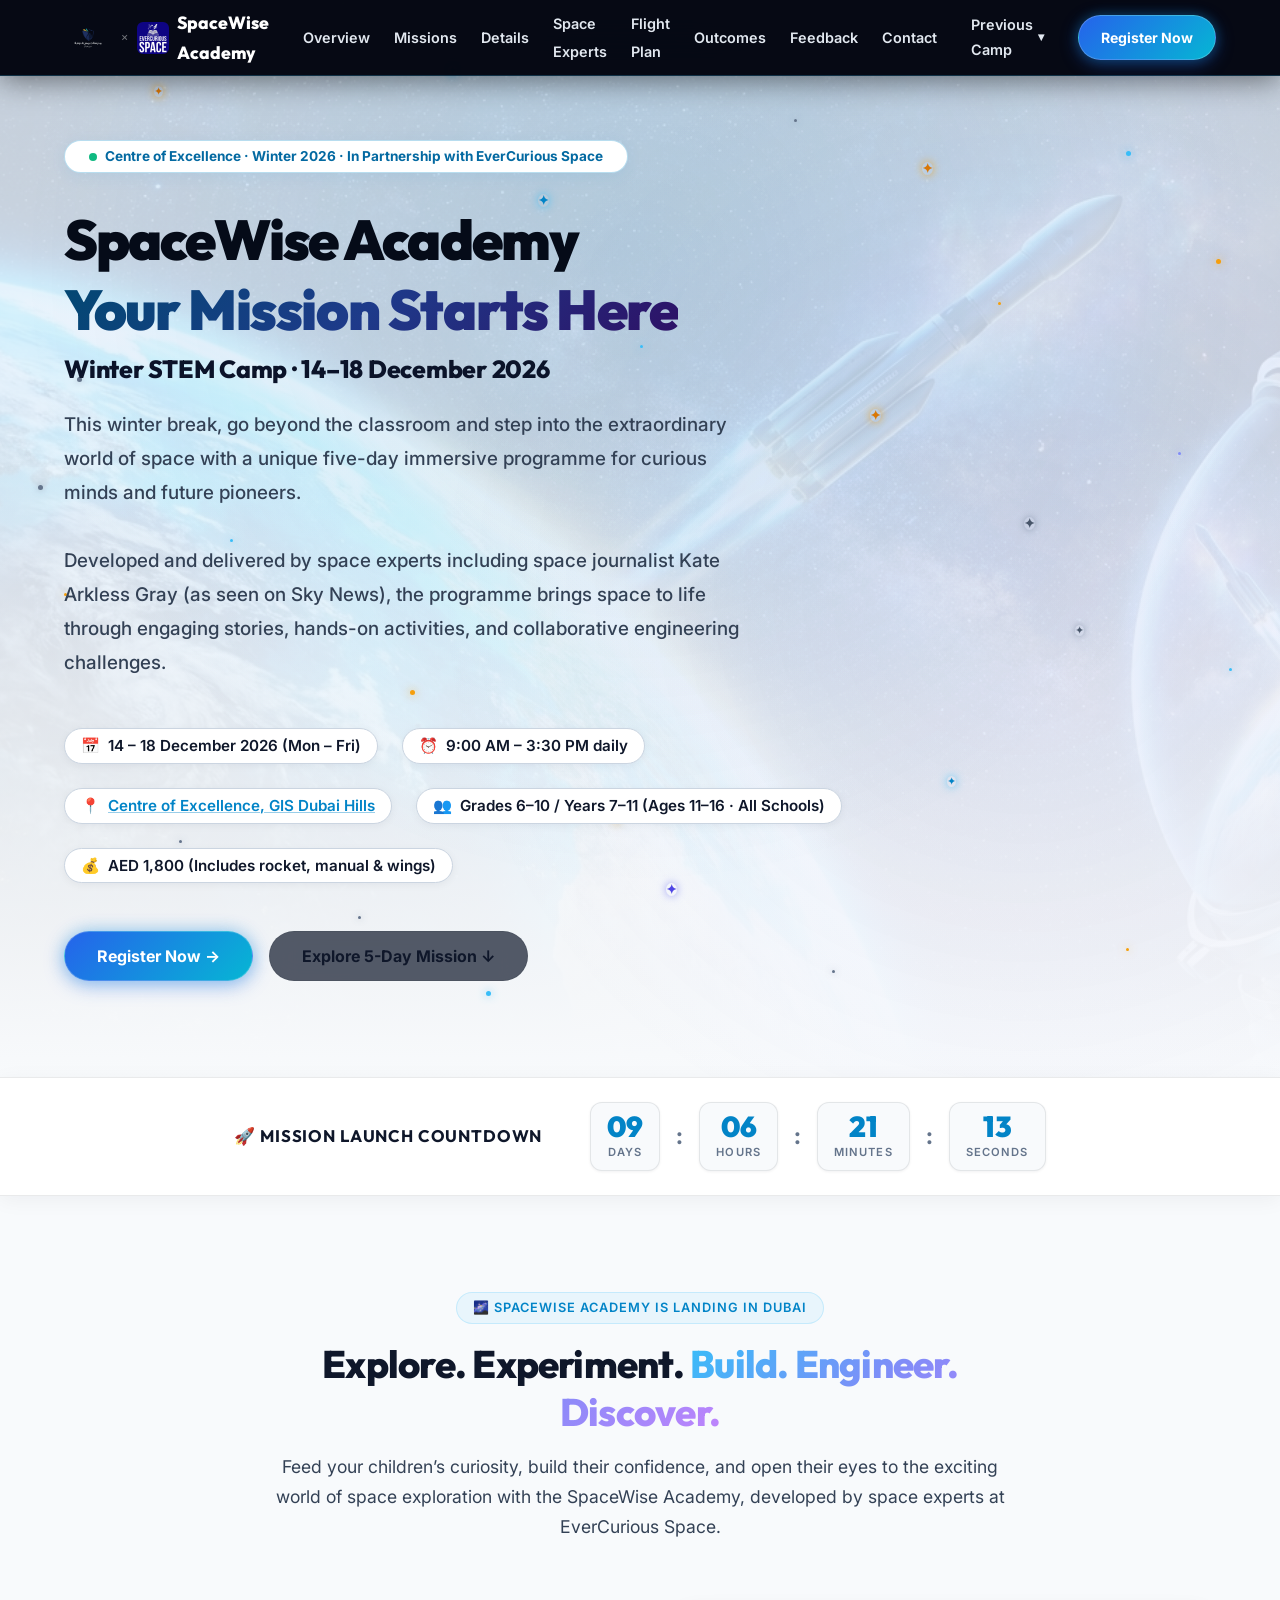
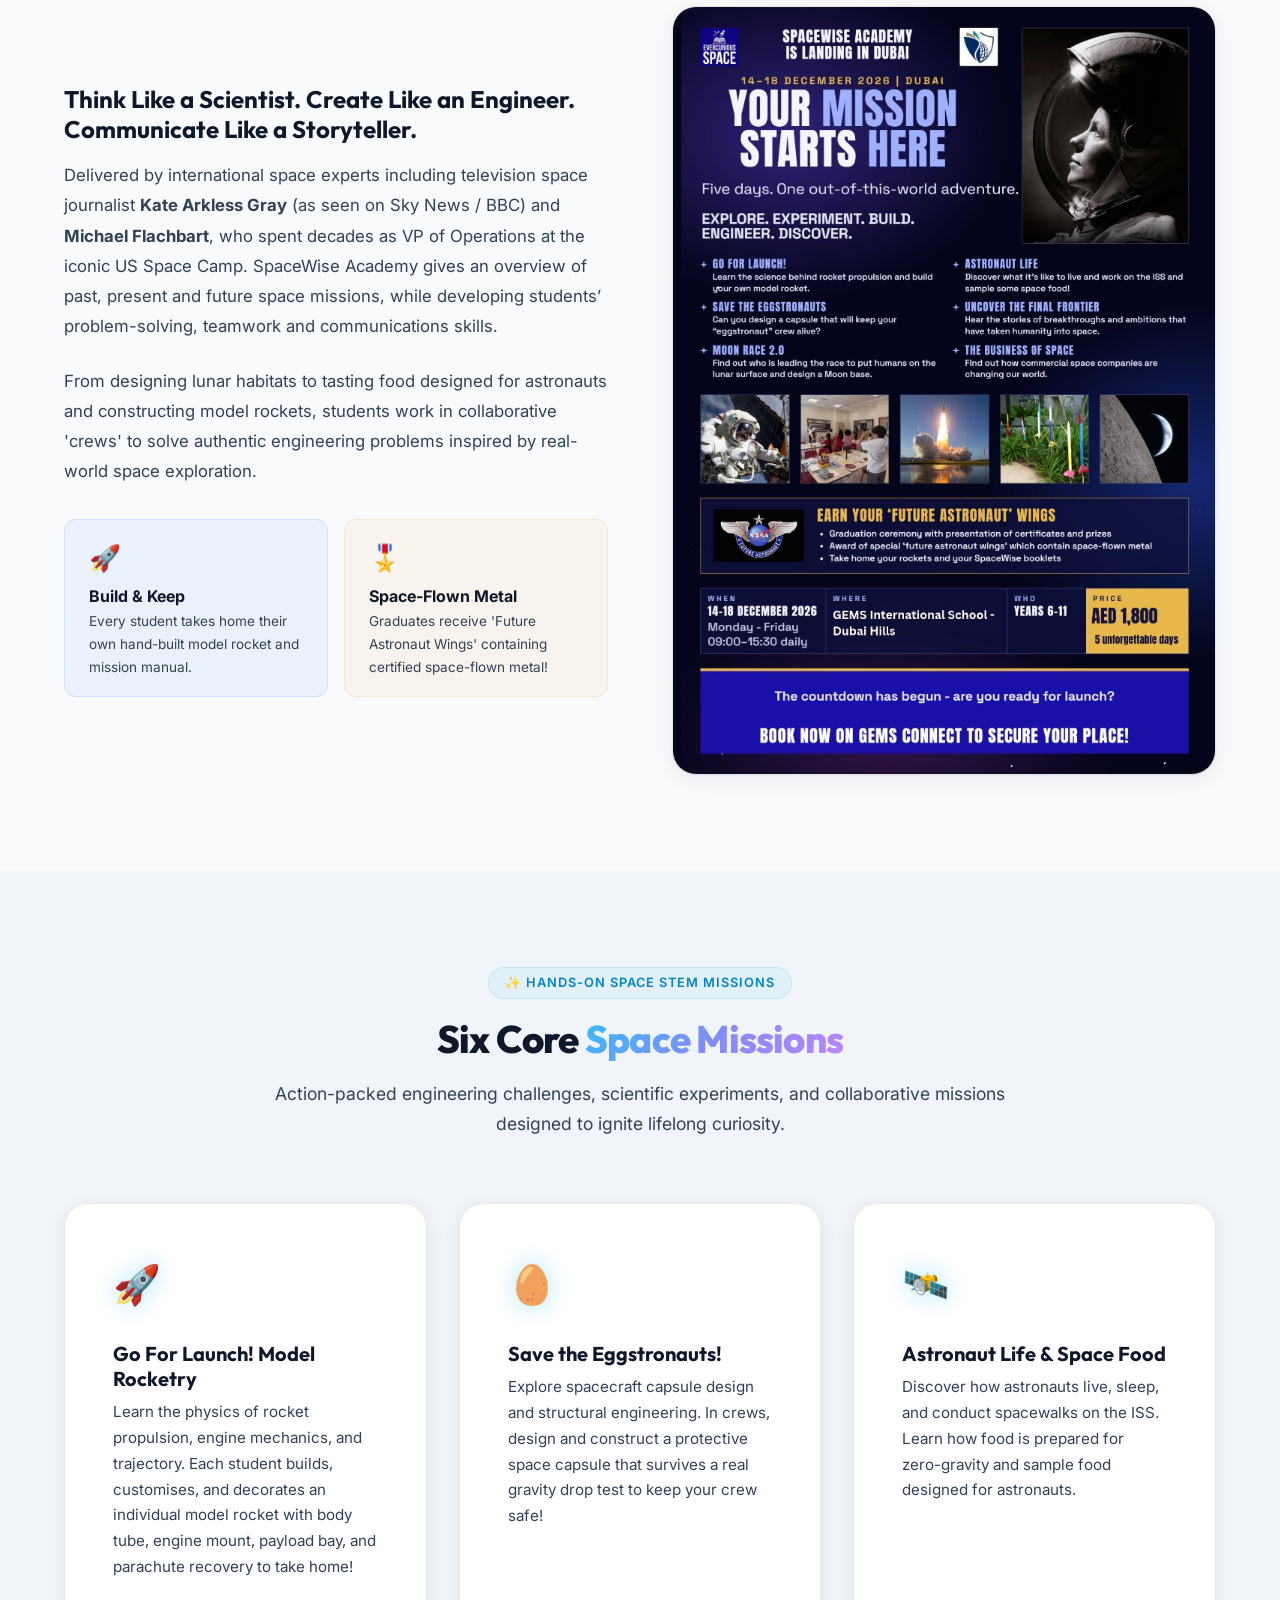
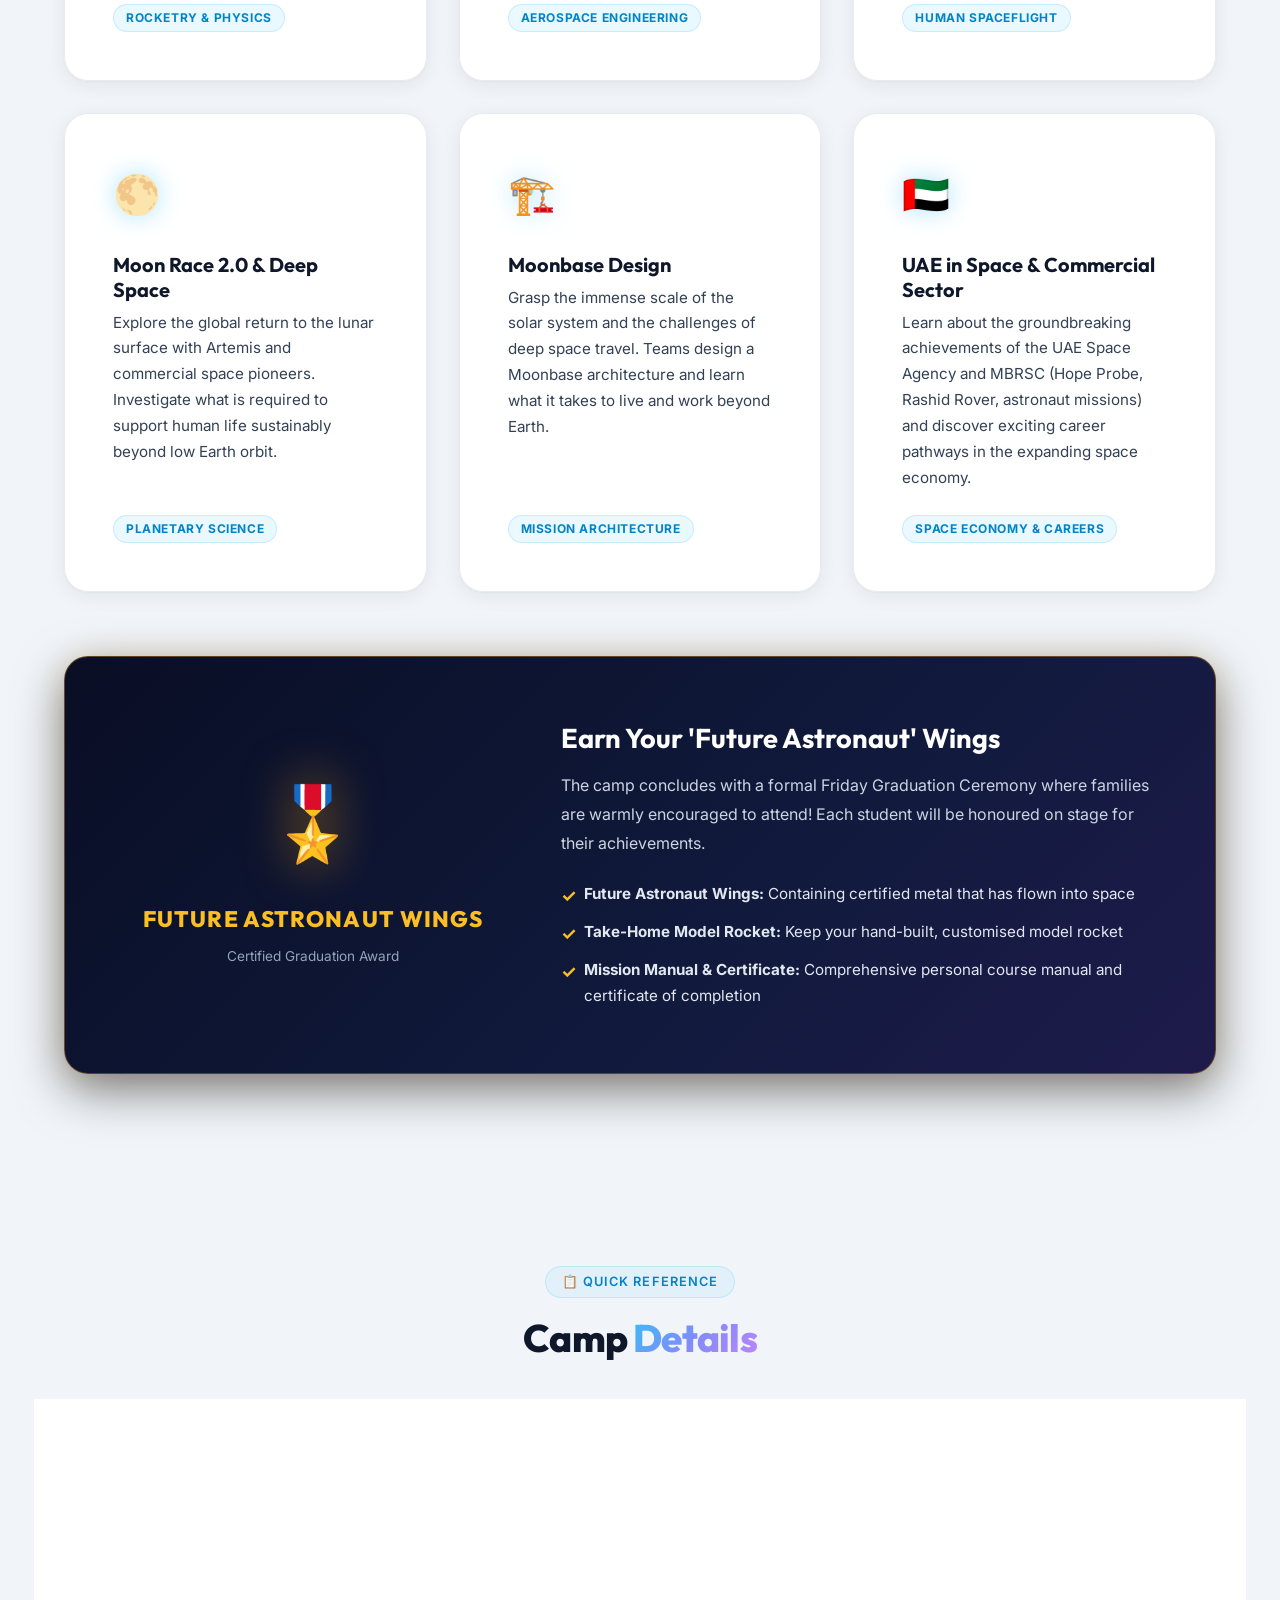
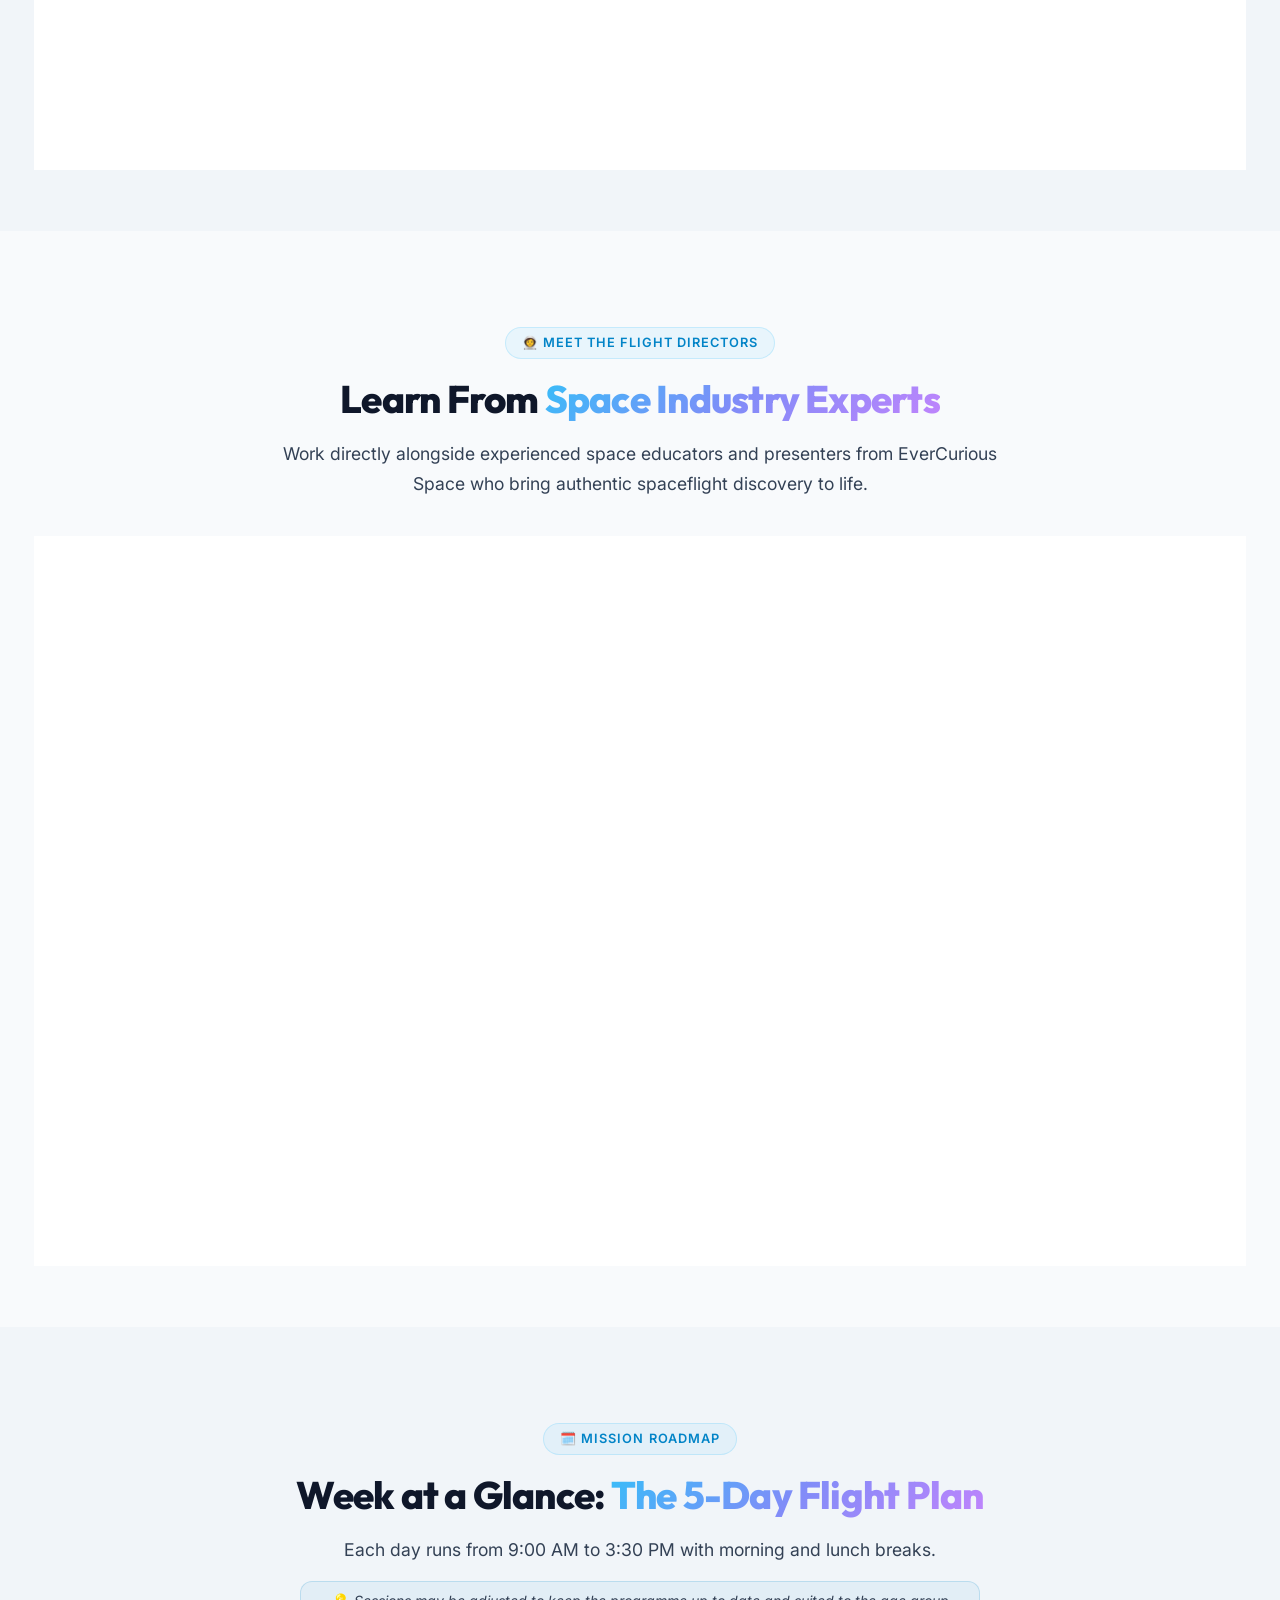
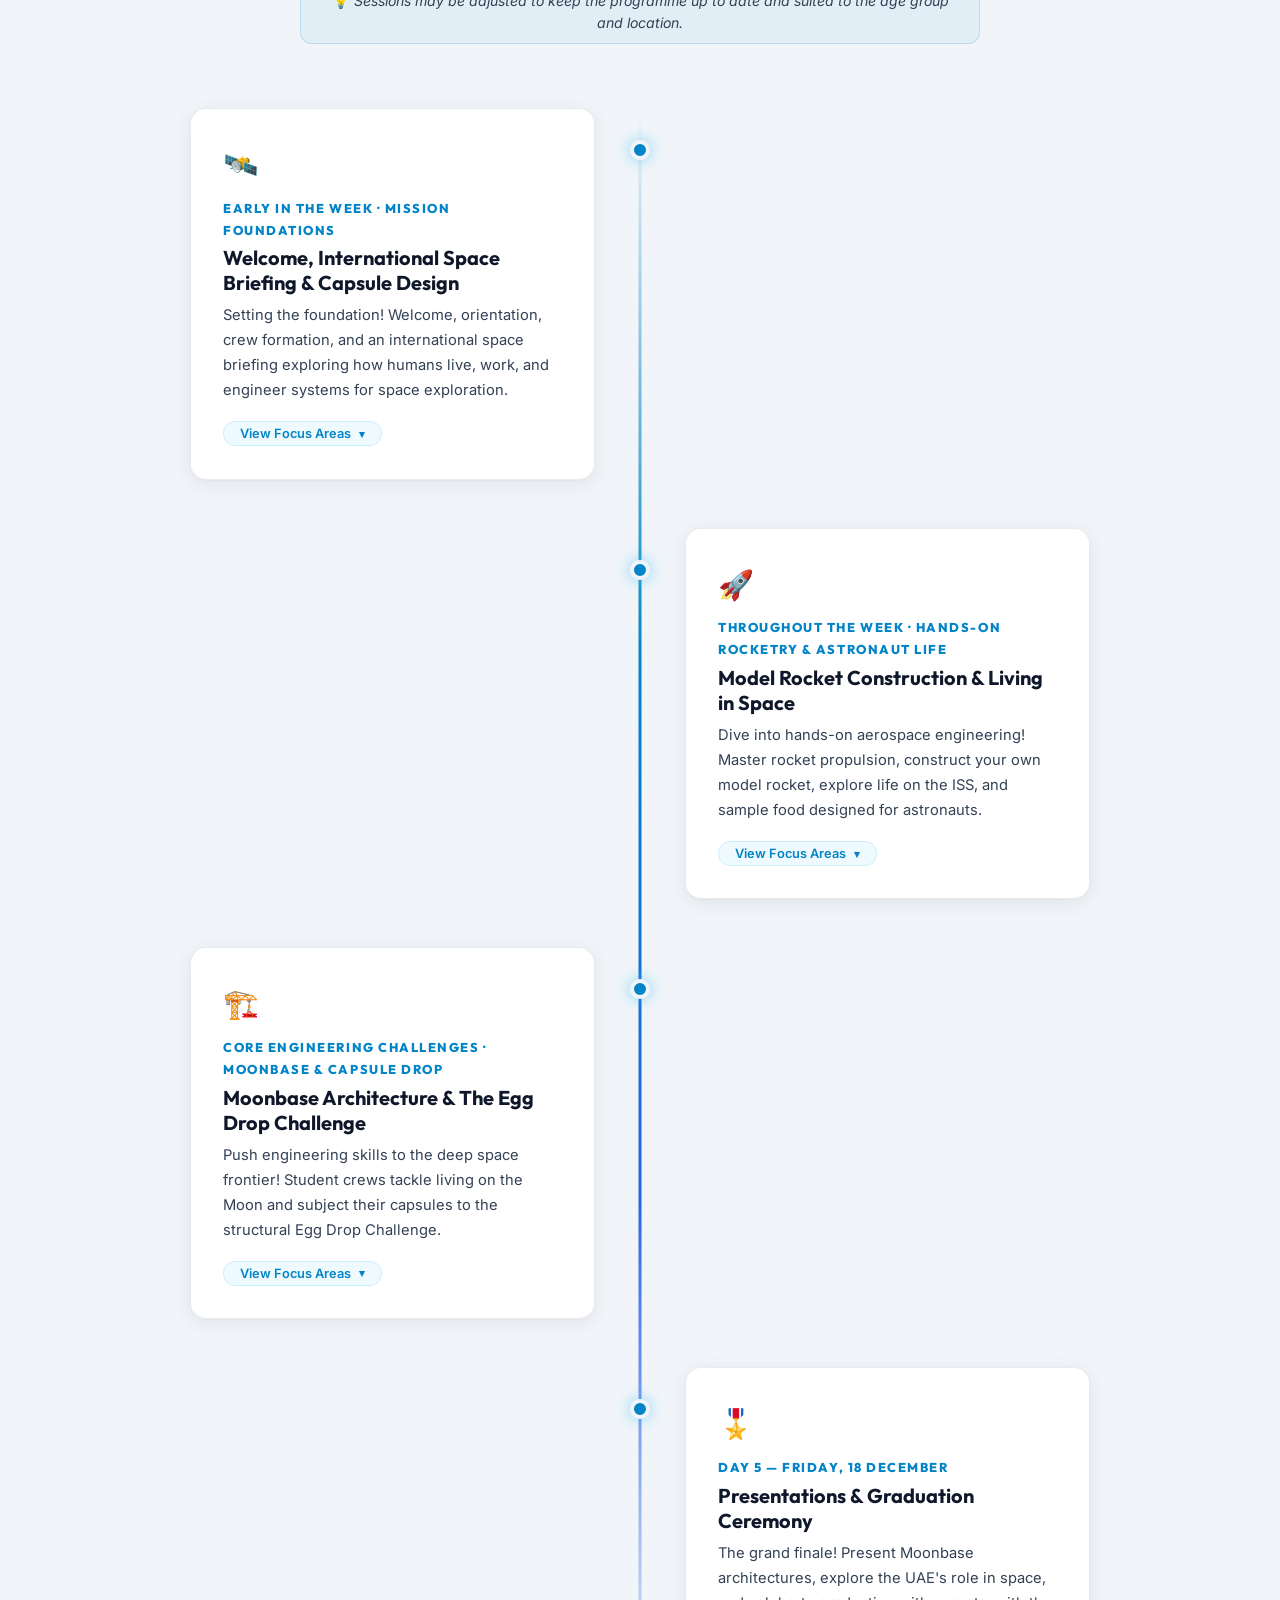
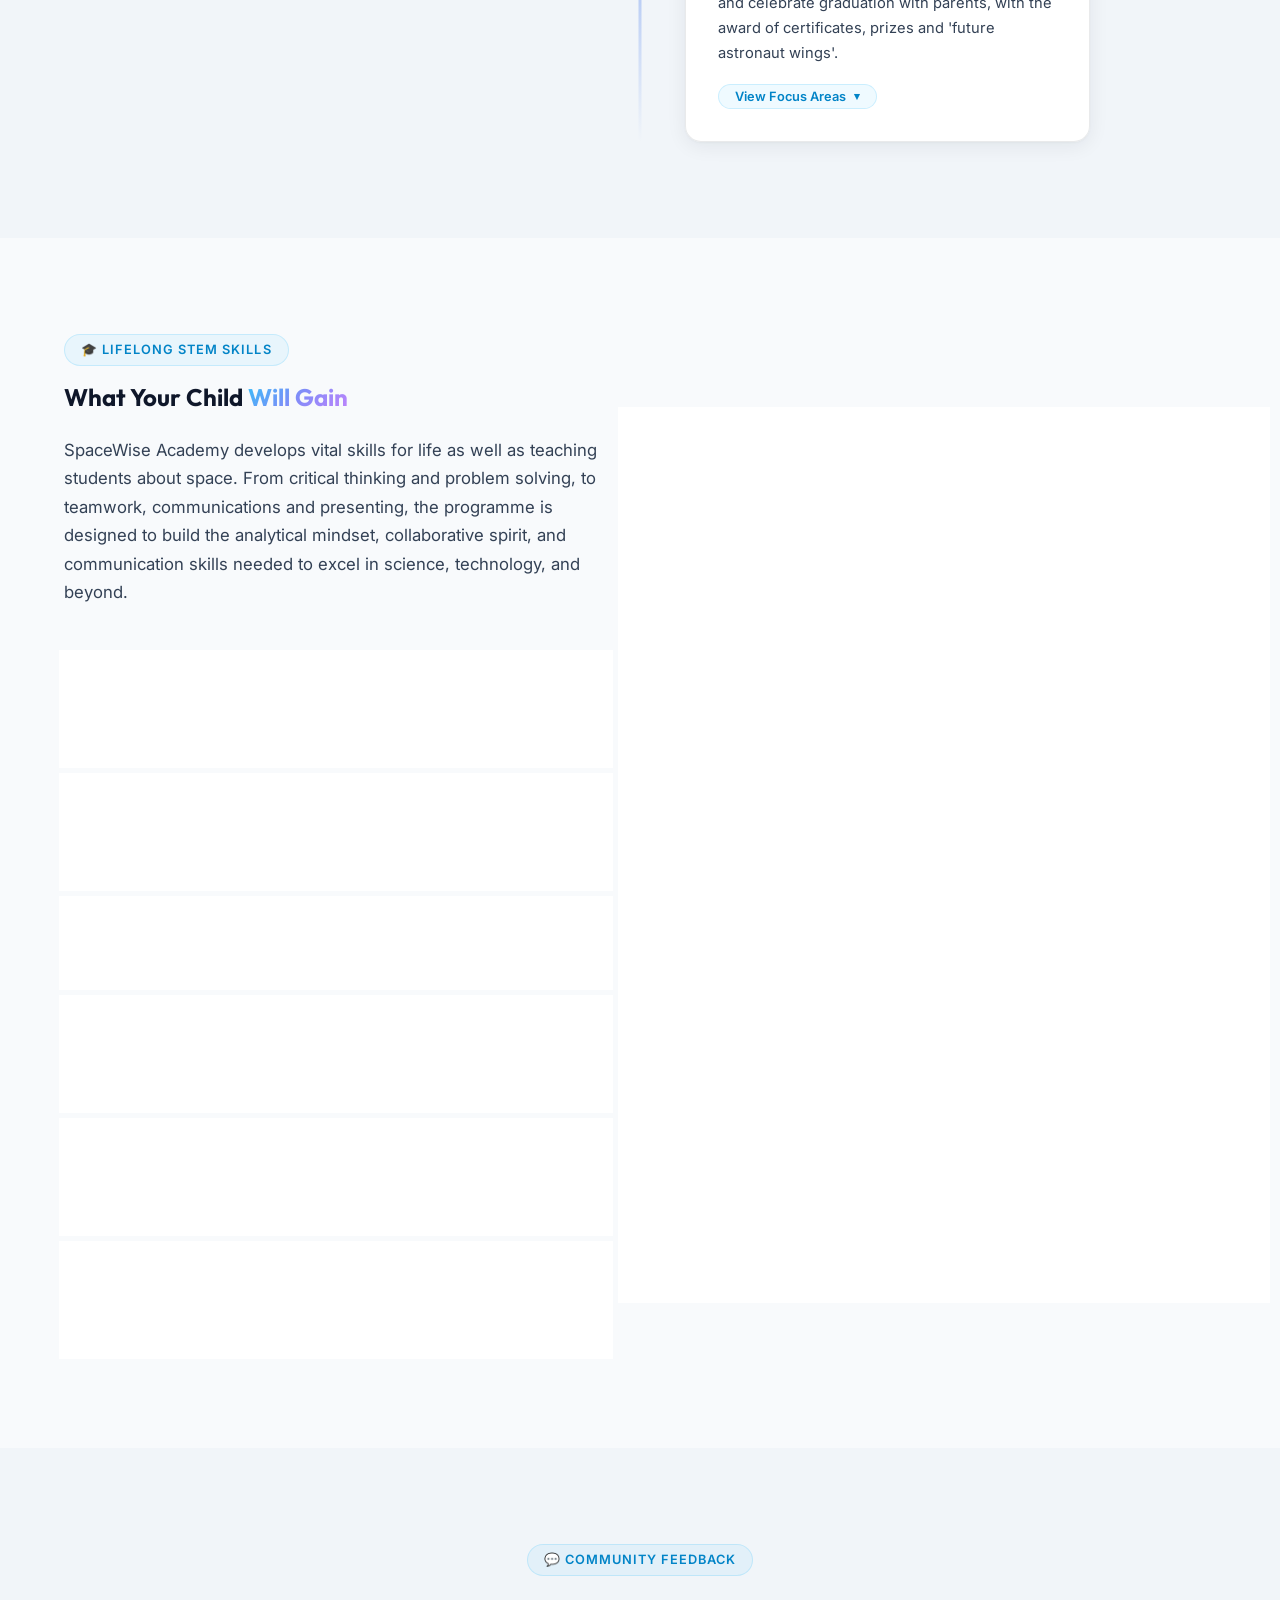
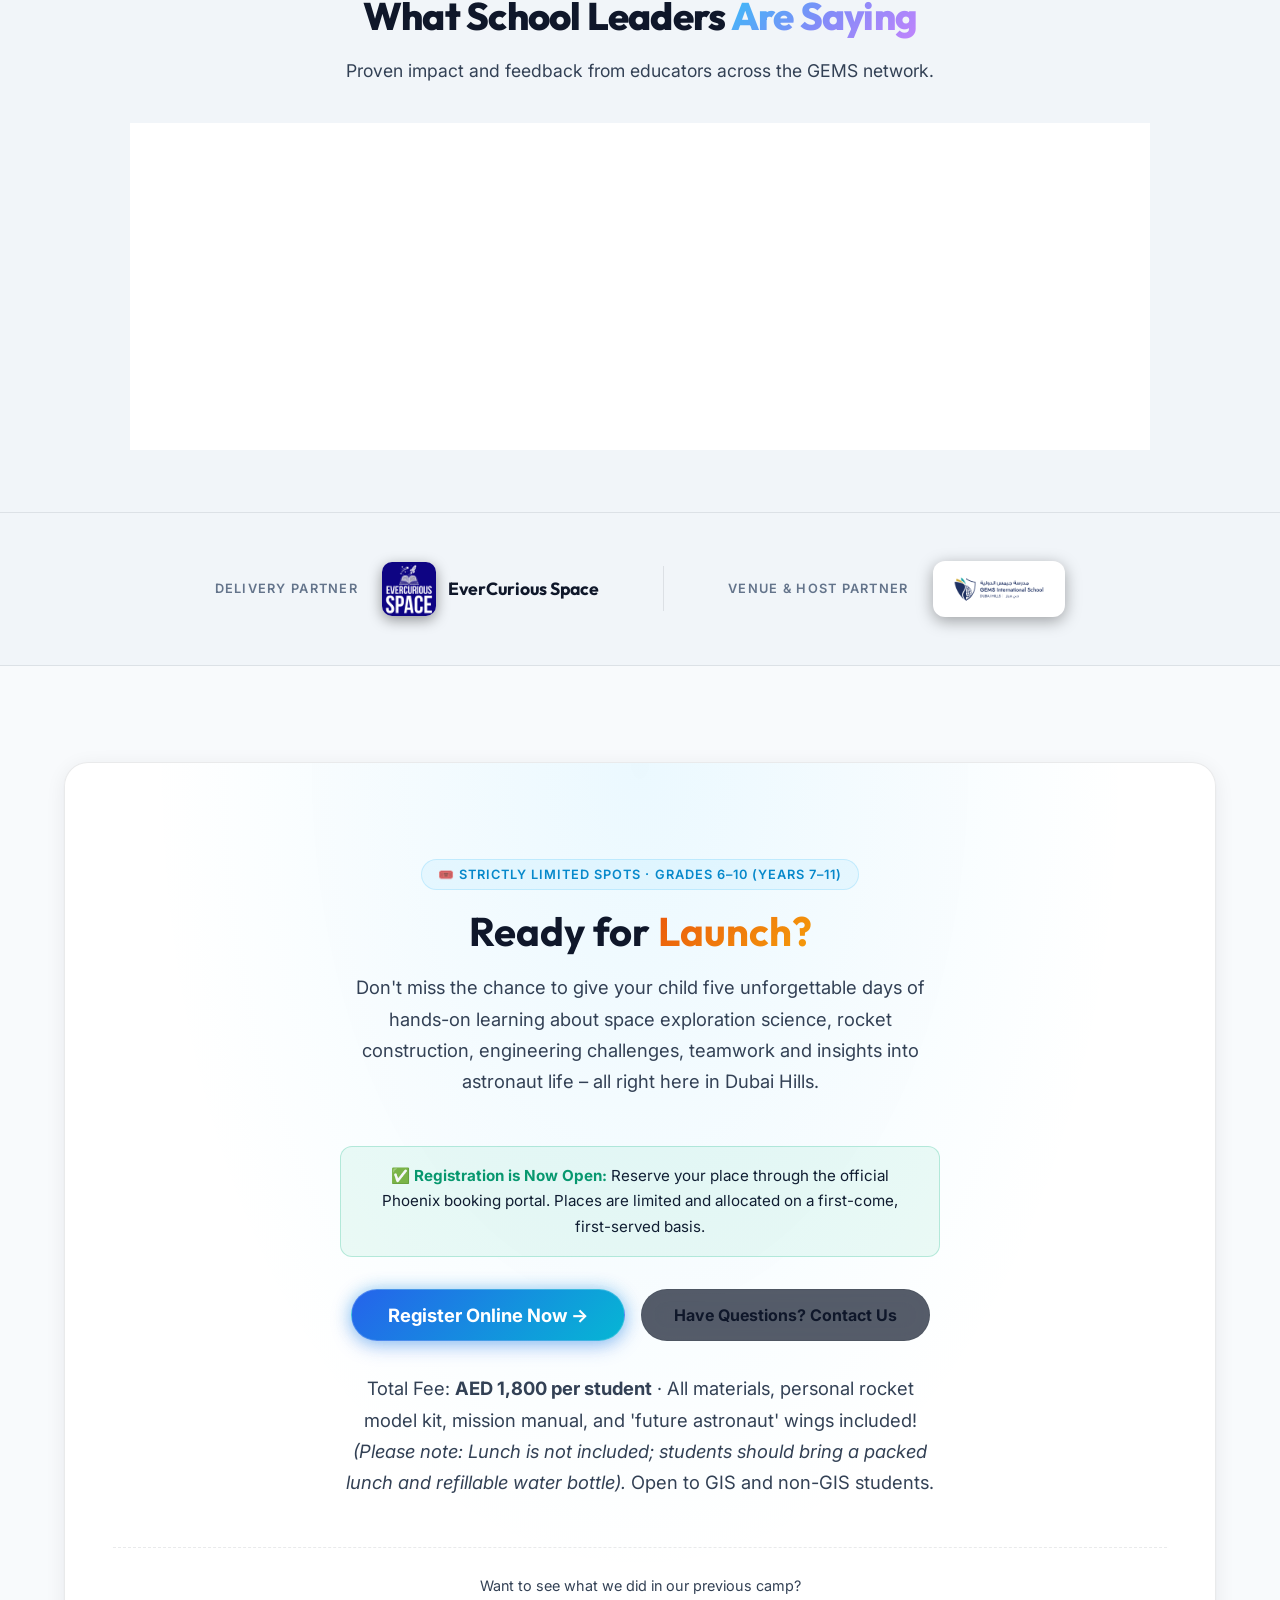
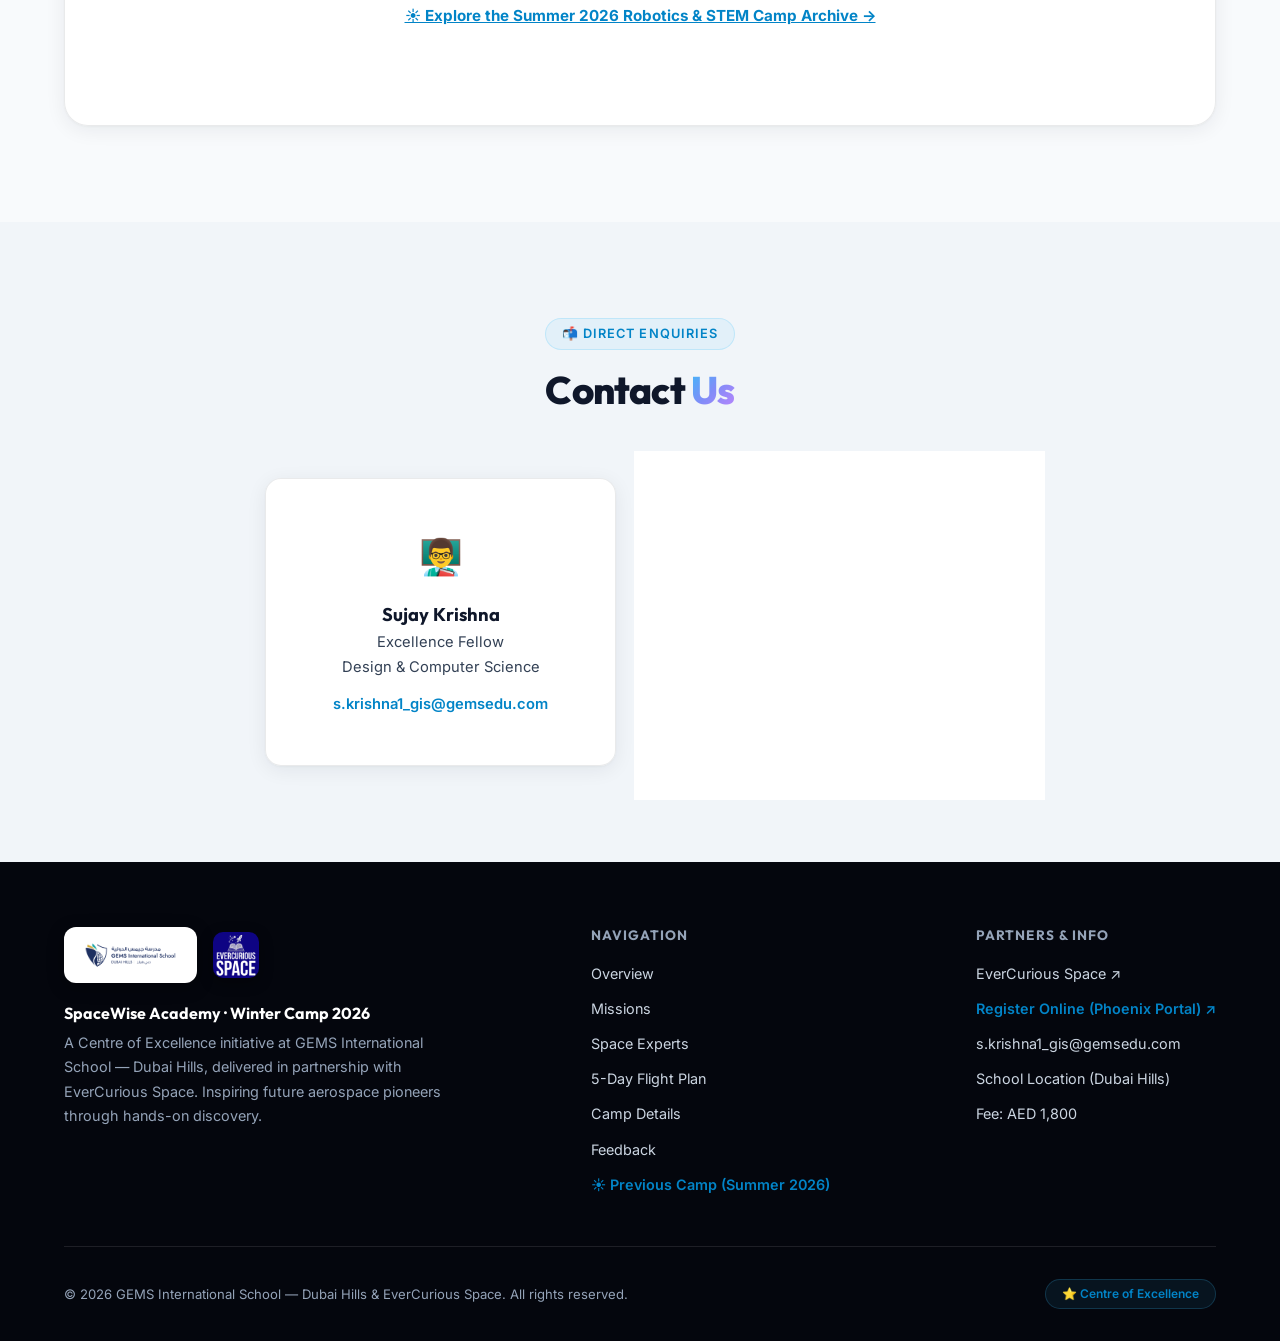
<file: index.html>
<!DOCTYPE html>
<html lang="en">
<head>
  <meta charset="UTF-8">
  <meta name="viewport" content="width=device-width, initial-scale=1.0">
  <title>SpaceWise Academy: Space & Rocketry Winter Camp 2026 | Centre of Excellence — GEMS International School</title>
  <meta name="description" content="SpaceWise Academy Winter STEM Camp 2026 — 5 days of model rocketry, space capsules, astronaut life, and Moonbase architectures at GEMS International School, Dubai Hills. 14–18 December 2026.">
  <meta name="keywords" content="Space camp Dubai, winter camp 2026, SpaceWise Academy, EverCurious Space, rocketry, GEMS International School, Dubai Hills, STEM winter camp, model rockets, astronaut training, UAE Space Agency, MBRSC">
  <meta property="og:title" content="SpaceWise Academy: Space & Rocketry Winter Camp 2026">
  <meta property="og:description" content="Five days. One out-of-this-world adventure. 14–18 December 2026 at Centre of Excellence, GEMS International School — Dubai Hills.">
  <meta property="og:type" content="website">
  <link rel="stylesheet" href="styles.css">
  <link rel="icon" href="data:image/svg+xml,<svg xmlns='http://www.w3.org/2000/svg' viewBox='0 0 100 100'><text y='.9em' font-size='90'>🚀</text></svg>">
</head>
<body>

  <!-- ====== NAVBAR ====== -->
  <nav class="navbar" id="navbar">
    <div class="container">
      <a href="index.html" class="nav-logo">
        <img src="images/gis-crest.png" alt="GEMS International School Crest" class="nav-logo-img" width="36" height="36">
        <span class="nav-logo-sep">×</span>
        <img src="images/evercurious-logo.png" alt="EverCurious Space Logo" class="nav-logo-partner" width="32" height="32">
        <span>SpaceWise Academy</span>
      </a>
      <ul class="nav-links" id="navLinks">
        <li><a href="#overview">Overview</a></li>
        <li><a href="#activities">Missions</a></li>
        <li><a href="#details">Details</a></li>
        <li><a href="#team">Space Experts</a></li>
        <li><a href="#journey">Flight Plan</a></li>
        <li><a href="#outcomes">Outcomes</a></li>
        <li><a href="#testimonials">Feedback</a></li>
        <li><a href="#contact">Contact</a></li>
        <li class="nav-dropdown">
          <a href="javascript:void(0)" class="dropdown-trigger" id="dropdownTrigger" aria-haspopup="true" aria-expanded="false">
            Previous Camp <span class="arrow">▾</span>
          </a>
          <ul class="dropdown-menu" id="dropdownMenu">
            <li>
              <a href="previous-camp.html">
                <span class="dropdown-icon">☀️</span>
                <div>
                  <strong>Summer Camp</strong>
                  <small>Robotics & STEM: Engineering the Future</small>
                </div>
              </a>
            </li>
          </ul>
        </li>
        <li><a href="https://events.phoenixsystem.ae/gis/Winter-Camp-2026" target="_blank" rel="noopener" class="nav-cta">Register Now</a></li>
      </ul>
      <button class="mobile-menu-btn" id="mobileMenuBtn" aria-label="Toggle menu">
        <span></span>
        <span></span>
        <span></span>
      </button>
    </div>
    <div class="nav-overlay" id="navOverlay"></div>
  </nav>

  <!-- ====== HERO SECTION ====== -->
  <section class="hero" id="hero">
    <div class="hero-bg">
      <img src="images/winter-hero-bg.jpg" alt="Space exploration scene showing Earth orbit, rocket launch and astronaut helmet reflection" loading="eager">
    </div>
    <div class="hero-glow"></div>
    <div class="particles" aria-hidden="true">
      <span class="star star-gold star-lg" style="top: 8%; left: 12%; animation-delay: 0s;">✦</span>
      <span class="star star-cyan star-md" style="top: 14%; left: 88%; animation-delay: 1.2s;"></span>
      <span class="star star-white star-sm" style="top: 22%; left: 24%; animation-delay: 0.6s;"></span>
      <span class="star star-sparkle star-cyan" style="top: 18%; left: 42%; animation-delay: 2.1s;">✦</span>
      <span class="star star-gold star-sm" style="top: 28%; left: 78%; animation-delay: 1.8s;"></span>
      <span class="star star-white star-md" style="top: 35%; left: 6%; animation-delay: 2.5s;"></span>
      <span class="star star-indigo star-sm" style="top: 42%; left: 92%; animation-delay: 0.9s;"></span>
      <span class="star star-sparkle star-gold" style="top: 38%; left: 68%; animation-delay: 3.2s;">✦</span>
      <span class="star star-cyan star-sm" style="top: 50%; left: 18%; animation-delay: 1.5s;"></span>
      <span class="star star-white star-lg" style="top: 58%; left: 84%; animation-delay: 2.8s;">✦</span>
      <span class="star star-gold star-md" style="top: 64%; left: 32%; animation-delay: 0.4s;"></span>
      <span class="star star-cyan star-lg" style="top: 72%; left: 74%; animation-delay: 3.6s;">✦</span>
      <span class="star star-white star-sm" style="top: 78%; left: 14%; animation-delay: 1.1s;"></span>
      <span class="star star-sparkle star-indigo" style="top: 82%; left: 52%; animation-delay: 2.3s;">✦</span>
      <span class="star star-gold star-sm" style="top: 88%; left: 88%; animation-delay: 0.7s;"></span>
      <span class="star star-cyan star-md" style="top: 92%; left: 38%; animation-delay: 3.0s;"></span>
      <span class="star star-white star-sm" style="top: 11%; left: 62%; animation-delay: 1.7s;"></span>
      <span class="star star-gold star-md" style="top: 24%; left: 95%; animation-delay: 2.9s;"></span>
      <span class="star star-cyan star-sm" style="top: 32%; left: 50%; animation-delay: 0.3s;"></span>
      <span class="star star-sparkle star-white" style="top: 48%; left: 80%; animation-delay: 2.6s;">✦</span>
      <span class="star star-gold star-sm" style="top: 55%; left: 5%; animation-delay: 1.4s;"></span>
      <span class="star star-indigo star-md" style="top: 68%; left: 44%; animation-delay: 3.4s;"></span>
      <span class="star star-white star-sm" style="top: 85%; left: 28%; animation-delay: 0.8s;"></span>
      <span class="star star-cyan star-lg" style="top: 6%; left: 35%; animation-delay: 2.0s;">✦</span>
      <span class="star star-sparkle star-gold" style="top: 15%; left: 72%; animation-delay: 1.0s;">✦</span>
      <span class="star star-white star-md" style="top: 45%; left: 3%; animation-delay: 3.1s;"></span>
      <span class="star star-cyan star-sm" style="top: 62%; left: 96%; animation-delay: 1.6s;"></span>
      <span class="star star-gold star-md" style="top: 76%; left: 48%; animation-delay: 2.4s;"></span>
      <span class="star star-white star-sm" style="top: 90%; left: 65%; animation-delay: 0.5s;"></span>
      <span class="star star-indigo star-sm" style="top: 29%; left: 34%; animation-delay: 3.7s;"></span>
    </div>
    <div class="container">
      <div class="hero-content">
        <div class="hero-badge">
          <span class="pulse"></span>
          Centre of Excellence · Winter 2026 · In Partnership with EverCurious Space
        </div>
        <h1>
          <span class="line">SpaceWise Academy</span>
          <span class="line"><span class="gradient-text">Your Mission Starts Here</span></span>
          <span class="line-sub">Winter STEM Camp · 14–18 December 2026</span>
        </h1>
        <p class="hero-subtitle">
          This winter break, go beyond the classroom and step into the extraordinary world of space with a unique five-day immersive programme for curious minds and future pioneers.
          <br><br>
          Developed and delivered by space experts including space journalist Kate Arkless Gray (as seen on Sky News), the programme brings space to life through engaging stories, hands-on activities, and collaborative engineering challenges.
        </p>
        <div class="hero-meta">
          <div class="hero-meta-item">
            <span class="icon">📅</span>
            <span>14 – 18 December 2026 (Mon – Fri)</span>
          </div>
          <div class="hero-meta-item">
            <span class="icon">⏰</span>
            <span>9:00 AM – 3:30 PM daily</span>
          </div>
          <div class="hero-meta-item">
            <span class="icon">📍</span>
            <a href="https://maps.app.goo.gl/nw36X1WeYC561MJ19" target="_blank" rel="noopener">Centre of Excellence, GIS Dubai Hills</a>
          </div>
          <div class="hero-meta-item">
            <span class="icon">👥</span>
            <span>Grades 6–10 / Years 7–11 (Ages 11–16 · All Schools)</span>
          </div>
          <div class="hero-meta-item">
            <span class="icon">💰</span>
            <span>AED 1,800 (Includes rocket, manual & wings)</span>
          </div>
        </div>
        <div class="hero-actions">
          <a href="https://events.phoenixsystem.ae/gis/Winter-Camp-2026" target="_blank" rel="noopener" class="btn btn-primary btn-lg">Register Now →</a>
          <a href="#journey" class="btn btn-secondary btn-lg">Explore 5-Day Mission ↓</a>
        </div>
      </div>
    </div>
  </section>

  <!-- ====== COUNTDOWN STRIP ====== -->
  <div class="countdown-strip">
    <div class="container">
      <div class="countdown-inner">
        <span class="countdown-label">🚀 Mission Launch Countdown</span>
        <div class="countdown-timer" id="countdownTimer" data-target-date="2026-12-14T09:00:00+04:00">
          <div class="countdown-unit">
            <span class="countdown-number" id="countDays">--</span>
            <span class="countdown-unit-label">Days</span>
          </div>
          <span class="countdown-separator">:</span>
          <div class="countdown-unit">
            <span class="countdown-number" id="countHours">--</span>
            <span class="countdown-unit-label">Hours</span>
          </div>
          <span class="countdown-separator">:</span>
          <div class="countdown-unit">
            <span class="countdown-number" id="countMinutes">--</span>
            <span class="countdown-unit-label">Minutes</span>
          </div>
          <span class="countdown-separator">:</span>
          <div class="countdown-unit">
            <span class="countdown-number" id="countSeconds">--</span>
            <span class="countdown-unit-label">Seconds</span>
          </div>
        </div>
      </div>
    </div>
  </div>

  <!-- ====== OVERVIEW SECTION ====== -->
  <section class="section" id="overview">
    <div class="container">
      <div class="section-header reveal">
        <span class="section-badge">🌌 SpaceWise Academy is Landing in Dubai</span>
        <h2>Explore. Experiment. <span class="gradient-text">Build. Engineer. Discover.</span></h2>
        <p>Feed your children’s curiosity, build their confidence, and open their eyes to the exciting world of space exploration with the SpaceWise Academy, developed by space experts at EverCurious Space.</p>
      </div>
      
      <div class="outcomes-content" style="margin-top: var(--space-2xl);">
        <div class="outcomes-text reveal">
          <h3 style="font-size: 1.5rem; margin-bottom: var(--space-md); color: var(--color-text-primary);">
            Think Like a Scientist. Create Like an Engineer. Communicate Like a Storyteller.
          </h3>
          <p style="color: var(--color-text-secondary); line-height: 1.8; margin-bottom: var(--space-lg);">
            Delivered by international space experts including television space journalist <strong>Kate Arkless Gray</strong> (as seen on Sky News / BBC) and <strong>Michael Flachbart</strong>, who spent decades as VP of Operations at the iconic US Space Camp. SpaceWise Academy gives an overview of past, present and future space missions, while developing students’ problem-solving, teamwork and communications skills.
          </p>
          <p style="color: var(--color-text-secondary); line-height: 1.8; margin-bottom: var(--space-xl);">
            From designing lunar habitats to tasting food designed for astronauts and constructing model rockets, students work in collaborative 'crews' to solve authentic engineering problems inspired by real-world space exploration.
          </p>
          <div style="display: flex; gap: var(--space-md); flex-wrap: wrap;">
            <div style="background: rgba(37,99,235,0.06); padding: var(--space-md) var(--space-lg); border-radius: var(--radius-md); border: 1px solid rgba(37,99,235,0.12); flex: 1; min-width: 180px;">
              <span style="font-size: 1.6rem; display: block; margin-bottom: 4px;">🚀</span>
              <strong style="color: var(--color-text-primary);">Build & Keep</strong>
              <p style="font-size: 0.85rem; color: var(--color-text-secondary); margin: 0;">Every student takes home their own hand-built model rocket and mission manual.</p>
            </div>
            <div style="background: rgba(245,158,11,0.06); padding: var(--space-md) var(--space-lg); border-radius: var(--radius-md); border: 1px solid rgba(245,158,11,0.15); flex: 1; min-width: 180px;">
              <span style="font-size: 1.6rem; display: block; margin-bottom: 4px;">🎖️</span>
              <strong style="color: var(--color-text-primary);">Space-Flown Metal</strong>
              <p style="font-size: 0.85rem; color: var(--color-text-secondary); margin: 0;">Graduates receive 'Future Astronaut Wings' containing certified space-flown metal!</p>
            </div>
          </div>
        </div>
        <div class="outcomes-visual reveal reveal-delay-2">
          <div class="outcomes-image-wrapper">
            <a href="images/winter-camp-flyer-dubai.jpg" target="_blank" rel="noopener" title="Click to view full official flyer">
              <img src="images/winter-camp-flyer-dubai.jpg" alt="SpaceWise Academy official Dubai flyer: Your Mission Starts Here at GEMS International School Dubai Hills">
            </a>
          </div>
        </div>
      </div>
    </div>
  </section>

  <!-- ====== 6 CORE SPACE MISSIONS / ACTIVITIES ====== -->
  <section class="section" id="activities" style="background: var(--color-bg-secondary);">
    <div class="container">
      <div class="section-header reveal">
        <span class="section-badge">✨ Hands-On Space STEM Missions</span>
        <h2>Six Core <span class="gradient-text">Space Missions</span></h2>
        <p>Action-packed engineering challenges, scientific experiments, and collaborative missions designed to ignite lifelong curiosity.</p>
      </div>
      <div class="highlights-grid">
        <!-- Card 1: Go for Launch -->
        <div class="highlight-card reveal reveal-delay-1">
          <div class="highlight-icon">🚀</div>
          <h3>Go For Launch! Model Rocketry</h3>
          <p>Learn the physics of rocket propulsion, engine mechanics, and trajectory. Each student builds, customises, and decorates an individual model rocket with body tube, engine mount, payload bay, and parachute recovery to take home!</p>
          <span class="highlight-tag">Rocketry & Physics</span>
        </div>
        <!-- Card 2: Save the Eggstronauts -->
        <div class="highlight-card reveal reveal-delay-2">
          <div class="highlight-icon">🥚</div>
          <h3>Save the Eggstronauts!</h3>
          <p>Explore spacecraft capsule design and structural engineering. In crews, design and construct a protective space capsule that survives a real gravity drop test to keep your crew safe!</p>
          <span class="highlight-tag">Aerospace Engineering</span>
        </div>
        <!-- Card 3: Astronaut Life & Space Food -->
        <div class="highlight-card reveal reveal-delay-3">
          <div class="highlight-icon">🛰️</div>
          <h3>Astronaut Life & Space Food</h3>
          <p>Discover how astronauts live, sleep, and conduct spacewalks on the ISS. Learn how food is prepared for zero-gravity and sample food designed for astronauts.</p>
          <span class="highlight-tag">Human Spaceflight</span>
        </div>
        <!-- Card 4: Moon Race 2.0 -->
        <div class="highlight-card reveal reveal-delay-4">
          <div class="highlight-icon">🌕</div>
          <h3>Moon Race 2.0 & Deep Space</h3>
          <p>Explore the global return to the lunar surface with Artemis and commercial space pioneers. Investigate what is required to support human life sustainably beyond low Earth orbit.</p>
          <span class="highlight-tag">Planetary Science</span>
        </div>
        <!-- Card 5: Moonbase Design -->
        <div class="highlight-card reveal reveal-delay-5">
          <div class="highlight-icon">🏗️</div>
          <h3>Moonbase Design</h3>
          <p>Grasp the immense scale of the solar system and the challenges of deep space travel. Teams design a Moonbase architecture and learn what it takes to live and work beyond Earth.</p>
          <span class="highlight-tag">Mission Architecture</span>
        </div>
        <!-- Card 6: UAE & Global Space Sector -->
        <div class="highlight-card reveal reveal-delay-6">
          <div class="highlight-icon">🇦🇪</div>
          <h3>UAE in Space & Commercial Sector</h3>
          <p>Learn about the groundbreaking achievements of the UAE Space Agency and MBRSC (Hope Probe, Rashid Rover, astronaut missions) and discover exciting career pathways in the expanding space economy.</p>
          <span class="highlight-tag">Space Economy & Careers</span>
        </div>
      </div>

      <!-- Golden Astronaut Wings Highlight Feature -->
      <div class="wings-card reveal">
        <div class="wings-visual">
          <span class="wings-badge-icon">🎖️</span>
          <div class="wings-award-title">Future Astronaut Wings</div>
          <p style="color: #94a3b8; font-size: 0.85rem; margin-top: 6px;">Certified Graduation Award</p>
        </div>
        <div class="wings-content">
          <h3>Earn Your 'Future Astronaut' Wings</h3>
          <p>
            The camp concludes with a formal Friday Graduation Ceremony where families are warmly encouraged to attend! Each student will be honoured on stage for their achievements.
          </p>
          <ul class="wings-list">
            <li>
              <span class="wings-check">✓</span>
              <span><strong>Future Astronaut Wings:</strong> Containing certified metal that has flown into space</span>
            </li>
            <li>
              <span class="wings-check">✓</span>
              <span><strong>Take-Home Model Rocket:</strong> Keep your hand-built, customised model rocket</span>
            </li>
            <li>
              <span class="wings-check">✓</span>
              <span><strong>Mission Manual & Certificate:</strong> Comprehensive personal course manual and certificate of completion</span>
            </li>
          </ul>
        </div>
      </div>
    </div>
  </section>

  <!-- ====== CAMP DETAILS SECTION ====== -->
  <section class="section details-section" id="details">
    <div class="container">
      <div class="section-header reveal">
        <span class="section-badge">📋 Quick Reference</span>
        <h2>Camp <span class="gradient-text">Details</span></h2>
      </div>
      <div class="details-grid">
        <div class="detail-item reveal reveal-delay-1">
          <span class="detail-icon">📅</span>
          <span class="detail-label">Date & Time</span>
          <span class="detail-value">14 – 18 December 2026<br><span style="font-size: 0.9rem; font-weight: 500; color: var(--color-text-secondary);">Mon – Fri · 9:00 AM – 3:30 PM</span></span>
        </div>
        <div class="detail-item reveal reveal-delay-2">
          <span class="detail-icon">📍</span>
          <span class="detail-label">Venue</span>
          <span class="detail-value"><a href="https://maps.app.goo.gl/nw36X1WeYC561MJ19" target="_blank" rel="noopener">Centre of Excellence, GIS — Dubai Hills</a></span>
        </div>
        <div class="detail-item reveal reveal-delay-3">
          <span class="detail-icon">👥</span>
          <span class="detail-label">Who Can Join</span>
          <span class="detail-value">Grades 6–10 (Years 7–11)<br><span style="font-size: 0.85rem; font-weight: 500; color: var(--color-accent-primary);">Ages 11–16 · All Schools Welcome</span></span>
        </div>
        <div class="detail-item reveal reveal-delay-4">
          <span class="detail-icon">💰</span>
          <span class="detail-label">Total Fee</span>
          <span class="detail-value">AED 1,800<br><span style="font-size: 0.85rem; font-weight: 500; color: var(--color-text-secondary);">Includes rocket, manual & wings<br><small style="color: var(--color-text-muted); font-size: 0.75rem;">(Please note: Lunch is not included; students should bring a packed lunch and refillable water bottle)</small></span></span>
        </div>
      </div>
    </div>
  </section>

  <!-- ====== EXPERT TEAM / INSTRUCTORS SECTION ====== -->
  <section class="section" id="team">
    <div class="container">
      <div class="section-header reveal">
        <span class="section-badge">👩‍🚀 Meet the Flight Directors</span>
        <h2>Learn From <span class="gradient-text">Space Industry Experts</span></h2>
        <p>Work directly alongside experienced space educators and presenters from EverCurious Space who bring authentic spaceflight discovery to life.</p>
      </div>

      <div class="instructors-grid">
        <!-- Instructor 1: Kate Arkless Gray -->
        <div class="instructor-card reveal reveal-delay-1">
          <div class="instructor-header">
            <div class="instructor-avatar">🛰️</div>
            <div class="instructor-title-area">
              <span class="instructor-badge">Presenter & Educator</span>
              <h3>Kate Arkless Gray</h3>
              <p style="color: var(--color-text-muted); font-size: 0.85rem; margin: 0;">Space journalist and presenter, as seen on Sky News</p>
            </div>
          </div>
          <p style="color: var(--color-text-secondary); font-size: 0.95rem; line-height: 1.7;">
            Space journalist and presenter, as seen on Sky News.
          </p>
          <ul class="instructor-highlights">
            <li>Graduate of the International Space University (ISU) Space Studies Programme (2012).</li>
            <li>Two-time NASA International Space Apps Challenge winner in London, and global winner in 2013.</li>
            <li>Educated at the University of Cambridge (Genetics) and City University London (Broadcast Journalism).</li>
            <li>Outreach experience with the BBC, Al Jazeera, start-ups, and academic institutions worldwide.</li>
          </ul>
          <div class="instructor-quote">
            "Former NASA Administrator (and Astronaut!) Charles Bolden called Kate 'a true champion!' and challenged her to inspire young people into space."
          </div>
        </div>

        <!-- Instructor 2: Michael Flachbart -->
        <div class="instructor-card reveal reveal-delay-2">
          <div class="instructor-header">
            <div class="instructor-avatar">🚀</div>
            <div class="instructor-title-area">
              <span class="instructor-badge">Former VP of Operations</span>
              <h3>Michael Flachbart</h3>
              <p style="color: var(--color-text-muted); font-size: 0.85rem; margin: 0;">Former VP of Operations at Space Camp</p>
            </div>
          </div>
          <p style="color: var(--color-text-secondary); font-size: 0.95rem; line-height: 1.7;">
            Former VP of Operations at Space Camp at the US Space & Rocket Center in Huntsville, Alabama, overseeing tens of thousands of trainees from around the world each year.
          </p>
          <ul class="instructor-highlights">
            <li>Mentored youth who went on to become NASA astronauts, including Dottie Metcalf-Lindenburger and Christina Koch (Artemis II Moon crew).</li>
            <li>Extensive global experience leading educational space programmes across the USA, UAE, Europe, and Asia.</li>
            <li>Technical consultant for feature space films (Smile as Big as the Moon, Space Warriors) and TV's Star Trek: 25th Anniversary.</li>
            <li>Decades of leadership in hands-on rocketry, astronaut simulations, and youth aerospace education.</li>
          </ul>
          <div class="instructor-quote">
            "Watching students grow from camp trainees to NASA astronauts orbiting the Earth and Moon has been my greatest privilege."
          </div>
        </div>
      </div>
    </div>
  </section>

  <!-- ====== 5-DAY JOURNEY / TIMELINE ====== -->
  <section class="section journey-section" id="journey">
    <div class="container">
      <div class="section-header reveal">
        <span class="section-badge">🗓️ Mission Roadmap</span>
        <h2>Week at a Glance: <span class="gradient-text">The 5-Day Flight Plan</span></h2>
        <p>Each day runs from 9:00 AM to 3:30 PM with morning and lunch breaks.</p>
        <div style="background: rgba(2,132,199,0.06); border: 1px solid rgba(2,132,199,0.18); border-radius: var(--radius-md); padding: var(--space-sm) var(--space-lg); max-width: 680px; margin: var(--space-md) auto 0; text-align: center;">
          <p style="margin: 0; font-size: 0.88rem; color: var(--color-text-secondary); line-height: 1.6;">
            💡 <em>Sessions may be adjusted to keep the programme up to date and suited to the age group and location.</em>
          </p>
        </div>
      </div>
      <div class="timeline">

        <!-- Phase 1: Early in the Week -->
        <div class="timeline-item reveal">
          <div class="timeline-dot"></div>
          <div class="timeline-content">
            <span class="timeline-emoji">🛰️</span>
            <span class="timeline-day">Early in the Week · Mission Foundations</span>
            <h3 class="timeline-title">Welcome, International Space Briefing & Capsule Design</h3>
            <p class="timeline-desc">Setting the foundation! Welcome, orientation, crew formation, and an international space briefing exploring how humans live, work, and engineer systems for space exploration.</p>
            <button class="timeline-toggle" data-target="focus-phase1">
              View Focus Areas <span class="arrow">▾</span>
            </button>
            <div class="timeline-focus" id="focus-phase1">
              <h4>Mission Focus Areas</h4>
              <ul>
                <li>Camp orientation, safety briefing & 'Mission Manual' distribution</li>
                <li>International space briefing: overview of past, present, and future space missions</li>
                <li>Crew assignments & team identity formulation</li>
                <li>Space Capsule Challenge: Hands-on design and build session</li>
                <li>Crew Mission Patch history, symbolism & planning in small crews</li>
                <li>The Language of Space & aerospace terminology</li>
              </ul>
            </div>
          </div>
        </div>

        <!-- Phase 2: Throughout the Week -->
        <div class="timeline-item reveal">
          <div class="timeline-dot"></div>
          <div class="timeline-content">
            <span class="timeline-emoji">🚀</span>
            <span class="timeline-day">Throughout the Week · Hands-On Rocketry & Astronaut Life</span>
            <h3 class="timeline-title">Model Rocket Construction & Living in Space</h3>
            <p class="timeline-desc">Dive into hands-on aerospace engineering! Master rocket propulsion, construct your own model rocket, explore life on the ISS, and sample food designed for astronauts.</p>
            <button class="timeline-toggle" data-target="focus-phase2">
              View Focus Areas <span class="arrow">▾</span>
            </button>
            <div class="timeline-focus" id="focus-phase2">
              <h4>Mission Focus Areas</h4>
              <ul>
                <li>Rocket propulsion physics, trajectory & motor mechanics</li>
                <li>Hands-on rocket construction: assembling body tubes, fins, engine mounts & recovery systems</li>
                <li>Living and working aboard the International Space Station (ISS)</li>
                <li><strong>Dine Like an Astronaut:</strong> Taste food designed for astronauts!</li>
                <li>Custom rocket livery: detailing and decorating each student's personal model rocket to take home</li>
              </ul>
            </div>
          </div>
        </div>

        <!-- Phase 3: Core Challenges -->
        <div class="timeline-item reveal">
          <div class="timeline-dot"></div>
          <div class="timeline-content">
            <span class="timeline-emoji">🏗️</span>
            <span class="timeline-day">Core Engineering Challenges · Moonbase & Capsule Drop</span>
            <h3 class="timeline-title">Moonbase Architecture & The Egg Drop Challenge</h3>
            <p class="timeline-desc">Push engineering skills to the deep space frontier! Student crews tackle living on the Moon and subject their capsules to the structural Egg Drop Challenge.</p>
            <button class="timeline-toggle" data-target="focus-phase3">
              View Focus Areas <span class="arrow">▾</span>
            </button>
            <div class="timeline-focus" id="focus-phase3">
              <h4>Mission Focus Areas</h4>
              <ul>
                <li><strong>Moonbase Design Challenge:</strong> Group architecture session, presentation preparation & design review</li>
                <li><strong>The Egg Drop Challenge:</strong> Space capsule structural engineering drop test to test eggstronaut survival <em>(scheduled dynamically as crew builds progress)</em></li>
                <li>Data collection, crew evaluation & iterative engineering design</li>
                <li>Refining crew presentations and mission showcases</li>
              </ul>
            </div>
          </div>
        </div>

        <!-- Day 5: Grand Finale -->
        <div class="timeline-item reveal">
          <div class="timeline-dot"></div>
          <div class="timeline-content">
            <span class="timeline-emoji">🎖️</span>
            <span class="timeline-day">Day 5 — Friday, 18 December</span>
            <h3 class="timeline-title">Presentations & Graduation Ceremony</h3>
            <p class="timeline-desc">The grand finale! Present Moonbase architectures, explore the UAE's role in space, and celebrate graduation with parents, with the award of certificates, prizes and 'future astronaut wings'.</p>
            <button class="timeline-toggle" data-target="focus-day5">
              View Focus Areas <span class="arrow">▾</span>
            </button>
            <div class="timeline-focus" id="focus-day5">
              <h4>Mission Focus Areas</h4>
              <ul>
                <li>Postcards to Space design activity</li>
                <li>Crew Mission Patches showcase</li>
                <li>International Space Programmes & the UAE in Space (UAE Space Agency & MBRSC)</li>
                <li>Moonbase Design: Student crew team presentations</li>
                <li><strong>Formal Graduation Ceremony:</strong> Parents and families warmly invited!</li>
                <li>Presentation of certificates, prizes and 'future astronaut wings' containing space-flown metal</li>
                <li>Pack up custom rockets & mission manuals to take home</li>
              </ul>
            </div>
          </div>
        </div>

      </div>
    </div>
  </section>

  <!-- ====== LEARNING OUTCOMES SECTION ====== -->
  <section class="section" id="outcomes">
    <div class="container">
      <div class="outcomes-content">
        <div class="outcomes-text reveal">
          <span class="section-badge">🎓 Lifelong STEM Skills</span>
          <h2>What Your Child <span class="gradient-text">Will Gain</span></h2>
          <p>SpaceWise Academy develops vital skills for life as well as teaching students about space. From critical thinking and problem solving, to teamwork, communications and presenting, the programme is designed to build the analytical mindset, collaborative spirit, and communication skills needed to excel in science, technology, and beyond.</p>
          <ul class="outcomes-list">
            <li>
              <span class="check">✓</span>
              <span><strong>Rocketry & Applied Physics</strong> — Understand rocket motors, propulsion, trajectory, and recovery systems through direct building.</span>
            </li>
            <li>
              <span class="check">✓</span>
              <span><strong>Space Life Sciences</strong> — Understand why being in space is bad for your health and learn about the research being done to improve human health both on and off the planet.</span>
            </li>
            <li>
              <span class="check">✓</span>
              <span><strong>Engineering Design Thinking</strong> — Plan, brainstorm, prototype, test, review, and iterate and improve.</span>
            </li>
            <li>
              <span class="check">✓</span>
              <span><strong>Teamwork & Crew Leadership</strong> — Assume mission roles, manage budgets, negotiate compromises, and solve open-ended challenges.</span>
            </li>
            <li>
              <span class="check">✓</span>
              <span><strong>Confident Storytelling & Presentation</strong> — Pitch Moonbase mission architectures and Mission Patches clearly and persuasively before an audience.</span>
            </li>
            <li>
              <span class="check">✓</span>
              <span><strong>Global & UAE Space Literacy</strong> — Learn about the latest missions, commercial companies, and challenges facing the space sector.</span>
            </li>
          </ul>
        </div>
        <div class="outcomes-visual reveal reveal-delay-2">
          <div class="outcomes-card">
            <div class="outcomes-card-header">
              <span class="badge-icon">🚀</span>
              <div>
                <h3>An Unforgettable Week</h3>
                <p>Every participant takes home their mission manual, model rocket, certificate and 'future astronaut wings'.</p>
              </div>
            </div>
            
            <div class="outcomes-stats-grid">
              <div class="outcome-stat-box">
                <span class="outcome-stat-num">Hands-on</span>
                <span class="outcome-stat-label">STEM</span>
              </div>
              <div class="outcome-stat-box">
                <span class="outcome-stat-num">5 Days</span>
                <span class="outcome-stat-label">Space Missions</span>
              </div>
              <div class="outcome-stat-box">
                <span class="outcome-stat-num">Grades 6–10</span>
                <span class="outcome-stat-label">Years 7–11</span>
              </div>
              <div class="outcome-stat-box">
                <span class="outcome-stat-num">1 Rocket</span>
                <span class="outcome-stat-label">Build & Take Home</span>
              </div>
            </div>

            <div class="takehomes-box">
              <h4 class="takehomes-title">Included Participant Gear</h4>
              <ul class="takehomes-list">
                <li>
                  <span class="takehome-icon">🏅</span>
                  <div>
                    <strong>'Future Astronaut Wings' containing space-flown metal</strong>
                    <small>Trainee wings to wear with pride</small>
                  </div>
                </li>
                <li>
                  <span class="takehome-icon">🚀</span>
                  <div>
                    <strong>Custom Model Rocket</strong>
                    <small>Built, decorated and kept by each student</small>
                  </div>
                </li>
                <li>
                  <span class="takehome-icon">📜</span>
                  <div>
                    <strong>SpaceWise Certificate of Completion</strong>
                    <small>Presented at the closing ceremony</small>
                  </div>
                </li>
                <li>
                  <span class="takehome-icon">📓</span>
                  <div>
                    <strong>Aerospace Flight & Mission Manual</strong>
                    <small>Personal workbook packed with space science</small>
                  </div>
                </li>
              </ul>
            </div>
          </div>
        </div>
      </div>
    </div>
  </section>

  <!-- ====== TESTIMONIALS SECTION ====== -->
  <section class="section testimonials-section" id="testimonials">
    <div class="container">
      <div class="section-header reveal">
        <span class="section-badge">💬 Community Feedback</span>
        <h2>What School Leaders <span class="gradient-text">Are Saying</span></h2>
        <p>Proven impact and feedback from educators across the GEMS network.</p>
      </div>
      <div class="testimonials-grid">
        <div class="testimonial-card reveal reveal-delay-1">
          <div class="testimonial-stars">★★★★★</div>
          <blockquote class="testimonial-quote">
            "It was incredibly inspiring for our students to learn from hosts who have worked in the space industry for decades."
          </blockquote>
          <div class="testimonial-author">
            <div class="testimonial-avatar">👩‍💼</div>
            <div class="testimonial-info">
              <h4>Kathryn King</h4>
              <p>Senior Assistant Vice Principal · GEMS Founders</p>
            </div>
          </div>
        </div>
        <div class="testimonial-card reveal reveal-delay-2">
          <div class="testimonial-stars">★★★★★</div>
          <blockquote class="testimonial-quote">
            "You should be proud of yourselves - the feedback we've had from parents and students has been out-of-this-world!"
          </blockquote>
          <div class="testimonial-author">
            <div class="testimonial-avatar">📱</div>
            <div class="testimonial-info">
              <h4>Social Media Manager</h4>
              <p>GEMS National Al Barsha</p>
            </div>
          </div>
        </div>
      </div>
    </div>
  </section>

  <!-- ====== PARTNER STRIP ====== -->
  <div class="partner-strip">
    <div class="container">
      <div class="partner-inner reveal">
        <div class="partner-item">
          <span class="partner-label">Delivery Partner</span>
          <a href="https://evercurious.space/" target="_blank" rel="noopener" class="partner-logo-link" style="gap: 12px;">
            <img src="images/evercurious-logo.png" alt="EverCurious Space Logo" class="evercurious-logo">
            <span style="font-family: var(--font-heading); font-weight: 700; font-size: 1.1rem; color: var(--color-text-primary);">EverCurious Space</span>
          </a>
        </div>
        <span class="partner-divider"></span>
        <div class="partner-item">
          <span class="partner-label">Venue & Host Partner</span>
          <a href="https://maps.app.goo.gl/nw36X1WeYC561MJ19" target="_blank" rel="noopener" class="partner-logo-link">
            <div class="gis-logo-plate">
              <img src="images/gis-full-logo.png" alt="GEMS International School Dubai Hills" class="gis-full-logo-img">
            </div>
          </a>
        </div>
      </div>
    </div>
  </div>

  <!-- ====== CTA / REGISTRATION SECTION ====== -->
  <section class="section cta-section" id="register">
    <div class="container">
      <div class="cta-card reveal">
        <span class="section-badge">🎟️ Strictly Limited Spots · Grades 6–10 (Years 7–11)</span>
        <h2>Ready for <span class="warm-gradient-text">Launch?</span></h2>
        <p>Don't miss the chance to give your child five unforgettable days of hands-on learning about space exploration science, rocket construction, engineering challenges, teamwork and insights into astronaut life – all right here in Dubai Hills.</p>
        
        <div style="background: rgba(16,185,129,0.08); border: 1px solid rgba(16,185,129,0.25); border-radius: var(--radius-md); padding: var(--space-md) var(--space-xl); max-width: 600px; margin: 0 auto var(--space-xl); text-align: center;">
          <p style="margin: 0; font-size: 0.95rem; color: var(--color-text-primary);">
            <strong style="color: #059669;">✅ Registration is Now Open:</strong> Reserve your place through the official Phoenix booking portal. Places are limited and allocated on a first-come, first-served basis.
          </p>
        </div>

        <div class="cta-actions">
          <a href="https://events.phoenixsystem.ae/gis/Winter-Camp-2026" target="_blank" rel="noopener" class="btn btn-primary btn-lg" style="font-size: 1.15rem; padding: 16px 36px;">
            Register Online Now →
          </a>
          <a href="#contact" class="btn btn-secondary btn-lg">
            Have Questions? Contact Us
          </a>
        </div>

        <p class="cta-note" style="margin-top: var(--space-xl);">
          Total Fee: <strong>AED 1,800 per student</strong> · All materials, personal rocket model kit, mission manual, and 'future astronaut' wings included! <em>(Please note: Lunch is not included; students should bring a packed lunch and refillable water bottle).</em> Open to GIS and non-GIS students.
        </p>

        <!-- Link to previous camp -->
        <div style="margin-top: var(--space-2xl); padding-top: var(--space-lg); border-top: 1px dashed var(--color-border);">
          <span style="font-size: 0.9rem; color: var(--color-text-secondary);">Want to see what we did in our previous camp?</span>
          <br>
          <a href="previous-camp.html" style="color: var(--color-accent-primary); font-weight: 700; font-size: 0.95rem; text-decoration: underline; display: inline-block; margin-top: 4px;">
            ☀️ Explore the Summer 2026 Robotics & STEM Camp Archive →
          </a>
        </div>
      </div>
    </div>
  </section>

  <!-- ====== CONTACT SECTION ====== -->
  <section class="section contact-section" id="contact">
    <div class="container">
      <div class="section-header reveal">
        <span class="section-badge">📬 Direct Enquiries</span>
        <h2>Contact <span class="gradient-text">Us</span></h2>
      </div>
      <div class="contact-grid">
        <div class="contact-card reveal reveal-delay-1">
          <span class="contact-icon">👨‍🏫</span>
          <h3>Sujay Krishna</h3>
          <p>Excellence Fellow<br>Design & Computer Science</p>
          <p style="margin-top: 0.75rem;"><a href="mailto:s.krishna1_gis@gemsedu.com">s.krishna1_gis@gemsedu.com</a></p>
        </div>
        <div class="contact-card reveal reveal-delay-2">
          <span class="contact-icon">🏫</span>
          <h3>GEMS International School</h3>
          <p>Centre of Excellence · Dubai Hills, UAE</p>
          <p style="margin-top: 0.75rem;"><a href="https://maps.app.goo.gl/nw36X1WeYC561MJ19" target="_blank" rel="noopener">View on Google Maps →</a></p>
        </div>
      </div>
    </div>
  </section>

  <!-- ====== FOOTER ====== -->
  <footer class="footer">
    <div class="container">
      <div class="footer-content">
        <div class="footer-brand">
          <div style="display: flex; align-items: center; gap: 16px; margin-bottom: 1.25rem; flex-wrap: wrap;">
            <div class="gis-logo-plate">
              <img src="images/gis-full-logo.png" alt="GEMS International School Dubai Hills" class="gis-full-logo-img">
            </div>
            <a href="https://evercurious.space/" target="_blank" rel="noopener" style="display: inline-flex; align-items: center; gap: 8px; text-decoration: none;">
              <img src="images/evercurious-logo.png" alt="EverCurious Space Logo" class="evercurious-logo" style="height: 46px; width: 46px;">
            </a>
          </div>
          <h4 style="font-size: 1rem; font-weight: 700; margin-bottom: 0.5rem; color: #ffffff;">SpaceWise Academy · Winter Camp 2026</h4>
          <p>A Centre of Excellence initiative at GEMS International School — Dubai Hills, delivered in partnership with EverCurious Space. Inspiring future aerospace pioneers through hands-on discovery.</p>
        </div>
        <div class="footer-links">
          <h5>Navigation</h5>
          <ul>
            <li><a href="#overview">Overview</a></li>
            <li><a href="#activities">Missions</a></li>
            <li><a href="#team">Space Experts</a></li>
            <li><a href="#journey">5-Day Flight Plan</a></li>
            <li><a href="#details">Camp Details</a></li>
            <li><a href="#testimonials">Feedback</a></li>
            <li><a href="previous-camp.html" style="color: var(--color-accent-primary); font-weight: 600;">☀️ Previous Camp (Summer 2026)</a></li>
          </ul>
        </div>
        <div class="footer-links">
          <h5>Partners & Info</h5>
          <ul>
            <li><a href="https://evercurious.space/" target="_blank" rel="noopener">EverCurious Space ↗</a></li>
            <li><a href="https://events.phoenixsystem.ae/gis/Winter-Camp-2026" target="_blank" rel="noopener" style="color: var(--color-accent-primary); font-weight: 600;">Register Online (Phoenix Portal) ↗</a></li>
            <li><a href="mailto:s.krishna1_gis@gemsedu.com">s.krishna1_gis@gemsedu.com</a></li>
            <li><a href="https://maps.app.goo.gl/nw36X1WeYC561MJ19" target="_blank" rel="noopener">School Location (Dubai Hills)</a></li>
            <li><a href="#register">Fee: AED 1,800</a></li>
          </ul>
        </div>
      </div>
      <div class="footer-bottom">
        <p>© 2026 GEMS International School — Dubai Hills & EverCurious Space. All rights reserved.</p>
        <span class="footer-coe-badge">⭐ Centre of Excellence</span>
      </div>
    </div>
  </footer>

  <!-- ====== INTERACTIVE ROCKET CURSOR ====== -->
  <div class="rocket-cursor" id="rocketCursor">
    <div class="rocket-container">
      <svg width="48" height="56" viewBox="0 0 48 56" fill="none" xmlns="http://www.w3.org/2000/svg">
        <defs>
          <linearGradient id="rocketBodyGrad" x1="18" y1="14" x2="30" y2="14" gradientUnits="userSpaceOnUse">
            <stop offset="0%" stop-color="#f1f5f9"/>
            <stop offset="35%" stop-color="#ffffff"/>
            <stop offset="100%" stop-color="#cbd5e1"/>
          </linearGradient>
          <linearGradient id="rocketNoseGrad" x1="18" y1="2" x2="30" y2="14" gradientUnits="userSpaceOnUse">
            <stop offset="0%" stop-color="#ef4444"/>
            <stop offset="100%" stop-color="#b91c1c"/>
          </linearGradient>
          <linearGradient id="flameOuterGrad" x1="24" y1="39" x2="24" y2="55" gradientUnits="userSpaceOnUse">
            <stop offset="0%" stop-color="#f59e0b"/>
            <stop offset="50%" stop-color="#ea580c"/>
            <stop offset="100%" stop-color="rgba(220, 38, 38, 0)"/>
          </linearGradient>
          <linearGradient id="flameInnerGrad" x1="24" y1="39" x2="24" y2="49" gradientUnits="userSpaceOnUse">
            <stop offset="0%" stop-color="#ffffff"/>
            <stop offset="60%" stop-color="#fef08a"/>
            <stop offset="100%" stop-color="#f59e0b"/>
          </linearGradient>
        </defs>
        <!-- Thruster Flame Exhaust Plume -->
        <path class="rocket-flame-outer" d="M20 40 Q24 55 24 55 Q24 55 28 40 Z" fill="url(#flameOuterGrad)"/>
        <path class="rocket-flame-inner" d="M22 40 Q24 49 24 49 Q24 49 26 40 Z" fill="url(#flameInnerGrad)"/>
        <!-- Aerodynamic Delta Fins -->
        <path d="M18 27 L9 39 L18 37 Z" fill="#dc2626" stroke="#991b1b" stroke-width="1" stroke-linejoin="round"/>
        <path d="M30 27 L39 39 L30 37 Z" fill="#dc2626" stroke="#991b1b" stroke-width="1" stroke-linejoin="round"/>
        <!-- Rocket Cylindrical Fuselage -->
        <rect x="18" y="13" width="12" height="24" rx="1" fill="url(#rocketBodyGrad)" stroke="#94a3b8" stroke-width="1"/>
        <!-- Aerospace Blue Trim Stripe -->
        <rect x="18" y="28" width="12" height="3" fill="#0284c7"/>
        <!-- Rocket Nose Cone -->
        <path d="M24 2 C21 6 18 10 18 14 L30 14 C30 10 27 6 24 2 Z" fill="url(#rocketNoseGrad)" stroke="#991b1b" stroke-width="1"/>
        <!-- Porthole Window Bezel & Reflective Glass -->
        <circle cx="24" cy="21" r="3.8" fill="#334155"/>
        <circle cx="24" cy="21" r="3" fill="#38bdf8"/>
        <circle cx="23" cy="20" r="1" fill="#ffffff" opacity="0.85"/>
        <!-- Rocket Engine Nozzle Bell -->
        <path d="M20 37 L19 40 L29 40 L28 37 Z" fill="#1e293b" stroke="#0f172a" stroke-width="0.8"/>
      </svg>
      <div class="rocket-thruster-glow"></div>
    </div>
  </div>

  <script src="script.js"></script>
</body>
</html>
</file>
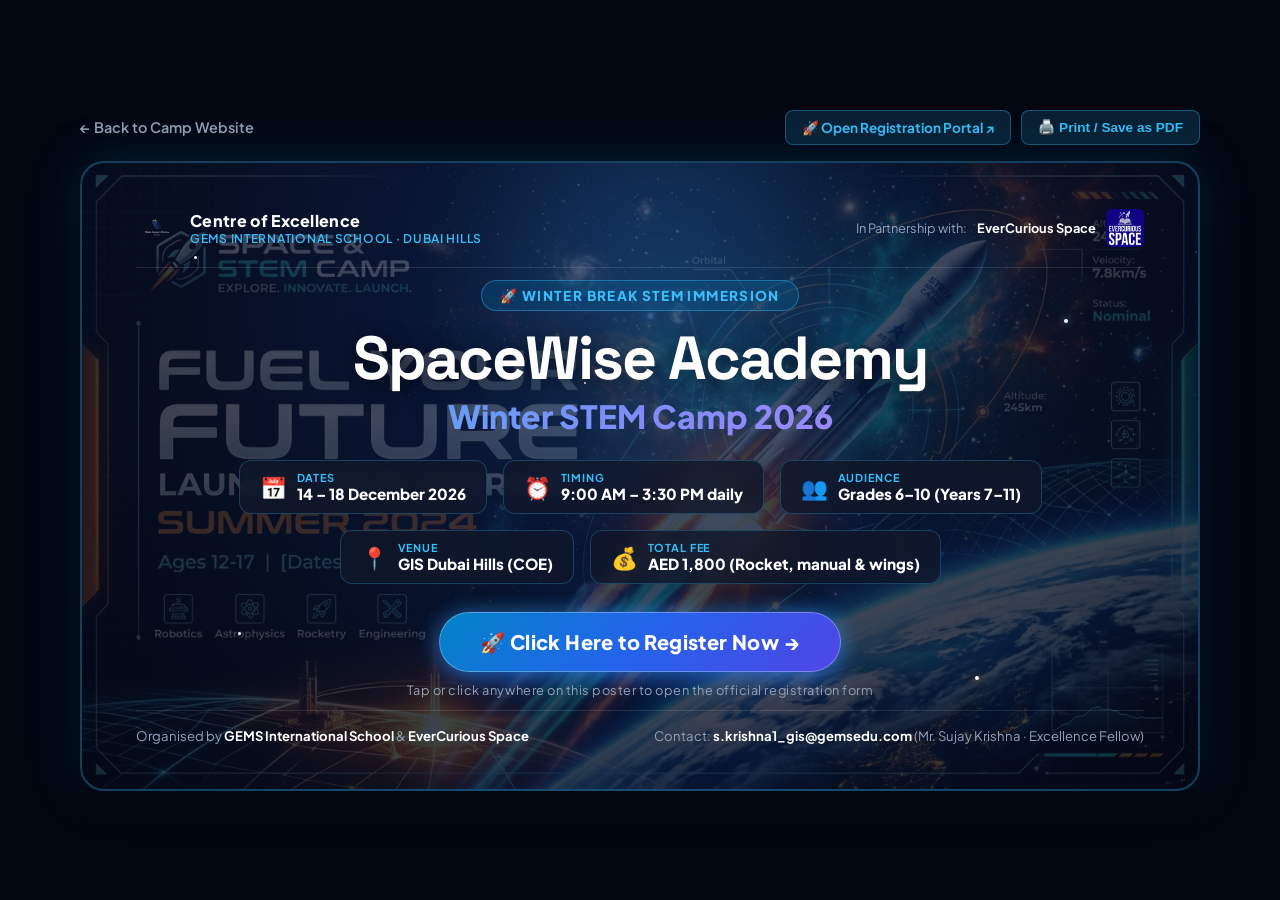
<file: poster.html>
<!DOCTYPE html>
<html lang="en">
<head>
  <meta charset="UTF-8">
  <meta name="viewport" content="width=device-width, initial-scale=1.0">
  <title>SpaceWise Academy — Winter STEM Camp 2026 | Poster</title>
  <link rel="icon" href="data:image/svg+xml,<svg xmlns='http://www.w3.org/2000/svg' viewBox='0 0 100 100'><text y='.9em' font-size='90'>🚀</text></svg>">
  <link rel="preconnect" href="https://fonts.googleapis.com">
  <link rel="preconnect" href="https://fonts.gstatic.com" crossorigin>
  <link href="https://fonts.googleapis.com/css2?family=Plus+Jakarta+Sans:wght@500;600;700;800;900&family=Space+Grotesk:wght@600;700;800&display=swap" rel="stylesheet">
  <style>
    * {
      box-sizing: border-box;
      margin: 0;
      padding: 0;
    }

    body {
      font-family: 'Plus Jakarta Sans', system-ui, -apple-system, sans-serif;
      background: #030712;
      color: #f8fafc;
      min-height: 100vh;
      display: flex;
      flex-direction: column;
      align-items: center;
      justify-content: center;
      padding: 24px;
      -webkit-font-smoothing: antialiased;
    }

    /* Top bar for user controls */
    .controls-bar {
      width: 100%;
      max-width: 1120px;
      display: flex;
      justify-content: space-between;
      align-items: center;
      margin-bottom: 16px;
      gap: 12px;
      flex-wrap: wrap;
    }

    .btn-back {
      color: #94a3b8;
      text-decoration: none;
      font-size: 0.9rem;
      font-weight: 600;
      display: inline-flex;
      align-items: center;
      gap: 6px;
      transition: color 0.2s;
    }
    .btn-back:hover {
      color: #38bdf8;
    }

    .btn-print {
      background: rgba(56, 189, 248, 0.15);
      border: 1px solid rgba(56, 189, 248, 0.35);
      color: #38bdf8;
      padding: 8px 16px;
      border-radius: 8px;
      font-size: 0.85rem;
      font-weight: 700;
      cursor: pointer;
      display: inline-flex;
      align-items: center;
      gap: 8px;
      transition: all 0.2s;
    }
    .btn-print:hover {
      background: #0284c7;
      color: #ffffff;
    }

    /* Landscape Poster Frame (16:9 ratio) */
    .poster-link-wrapper {
      width: 100%;
      max-width: 1120px;
      text-decoration: none;
      display: block;
      color: inherit;
    }

    .poster-card {
      width: 100%;
      aspect-ratio: 16 / 9;
      background: radial-gradient(circle at 50% 20%, #0d1e46 0%, #060e22 60%, #030714 100%);
      border: 2px solid rgba(56, 189, 248, 0.3);
      border-radius: 24px;
      position: relative;
      overflow: hidden;
      padding: 44px 54px;
      display: flex;
      flex-direction: column;
      justify-content: space-between;
      box-shadow: 0 25px 60px rgba(0, 0, 0, 0.7), 0 0 50px rgba(2, 132, 199, 0.25);
      transition: transform 0.3s ease, border-color 0.3s ease, box-shadow 0.3s ease;
      cursor: pointer;
    }

    .poster-link-wrapper:hover .poster-card {
      transform: translateY(-4px);
      border-color: #38bdf8;
      box-shadow: 0 30px 70px rgba(0, 0, 0, 0.8), 0 0 60px rgba(56, 189, 248, 0.4);
    }

    /* Ambient Space Artwork & Stars */
    .poster-bg {
      position: absolute;
      inset: 0;
      background-image: url('images/poster-bg-landscape.jpg');
      background-size: cover;
      background-position: center;
      opacity: 0.22;
      mix-blend-mode: lighten;
      pointer-events: none;
    }

    .poster-glow {
      position: absolute;
      top: -20%;
      left: 30%;
      width: 500px;
      height: 500px;
      background: radial-gradient(circle, rgba(56, 189, 248, 0.2) 0%, transparent 70%);
      filter: blur(40px);
      pointer-events: none;
    }

    /* Subtle Twinkling Stars */
    .star {
      position: absolute;
      background: #ffffff;
      border-radius: 50%;
      pointer-events: none;
      animation: twinkle 3s infinite alternate;
    }
    .s1 { top: 15%; left: 10%; width: 3px; height: 3px; }
    .s2 { top: 25%; left: 88%; width: 4px; height: 4px; box-shadow: 0 0 8px #38bdf8; }
    .s3 { top: 75%; left: 14%; width: 3px; height: 3px; }
    .s4 { top: 82%; left: 80%; width: 4px; height: 4px; box-shadow: 0 0 8px #f59e0b; }
    .s5 { top: 35%; left: 45%; width: 2px; height: 2px; }

    @keyframes twinkle {
      0% { opacity: 0.3; transform: scale(0.8); }
      100% { opacity: 1; transform: scale(1.3); }
    }

    /* Poster Header */
    .poster-header {
      position: relative;
      z-index: 2;
      display: flex;
      justify-content: space-between;
      align-items: center;
      border-bottom: 1px solid rgba(255, 255, 255, 0.1);
      padding-bottom: 18px;
    }

    .logo-group {
      display: flex;
      align-items: center;
      gap: 12px;
    }

    .logo-img {
      width: 42px;
      height: 42px;
      object-fit: contain;
    }

    .logo-text h3 {
      font-size: 1rem;
      font-weight: 800;
      color: #ffffff;
      letter-spacing: 0.02em;
    }
    .logo-text p {
      font-size: 0.75rem;
      color: #38bdf8;
      font-weight: 600;
      text-transform: uppercase;
      letter-spacing: 0.06em;
    }

    .partner-badge {
      display: flex;
      align-items: center;
      gap: 10px;
      font-size: 0.8rem;
      color: #94a3b8;
    }
    .partner-badge strong {
      color: #ffffff;
    }
    .partner-badge img {
      width: 38px;
      height: 38px;
      object-fit: contain;
      border-radius: 6px;
    }

    /* Poster Center Content: Clean & Bold Title */
    .poster-center {
      position: relative;
      z-index: 2;
      text-align: center;
      margin: auto 0;
    }

    .camp-badge {
      display: inline-flex;
      align-items: center;
      gap: 8px;
      background: rgba(2, 132, 199, 0.2);
      border: 1px solid rgba(56, 189, 248, 0.4);
      color: #38bdf8;
      padding: 6px 18px;
      border-radius: 999px;
      font-size: 0.85rem;
      font-weight: 800;
      letter-spacing: 0.1em;
      text-transform: uppercase;
      margin-bottom: 16px;
    }

    .poster-title {
      font-family: 'Space Grotesk', sans-serif;
      font-size: 3.8rem;
      font-weight: 900;
      color: #ffffff;
      line-height: 1.05;
      letter-spacing: -0.03em;
      text-shadow: 0 4px 25px rgba(0, 0, 0, 0.6);
    }

    .poster-subtitle {
      font-size: 2rem;
      font-weight: 800;
      background: linear-gradient(135deg, #38bdf8 0%, #818cf8 50%, #c084fc 100%);
      -webkit-background-clip: text;
      -webkit-text-fill-color: transparent;
      background-clip: text;
      margin-top: 6px;
      margin-bottom: 24px;
    }

    /* Simple Details Row (Dates, Time, Grades, Fee) */
    .details-row {
      display: flex;
      justify-content: center;
      align-items: center;
      gap: 16px;
      flex-wrap: wrap;
      margin-bottom: 28px;
    }

    .detail-pill {
      background: rgba(15, 23, 42, 0.8);
      border: 1px solid rgba(56, 189, 248, 0.25);
      border-radius: 12px;
      padding: 10px 20px;
      display: flex;
      align-items: center;
      gap: 10px;
      backdrop-filter: blur(8px);
    }

    .detail-pill .icon {
      font-size: 1.35rem;
    }

    .detail-pill .label {
      display: block;
      font-size: 0.68rem;
      text-transform: uppercase;
      letter-spacing: 0.08em;
      color: #38bdf8;
      font-weight: 700;
      text-align: left;
    }

    .detail-pill .value {
      display: block;
      font-size: 0.95rem;
      font-weight: 800;
      color: #ffffff;
      text-align: left;
    }

    /* Prominent Call to Action Button */
    .cta-button {
      display: inline-flex;
      align-items: center;
      justify-content: center;
      gap: 12px;
      background: linear-gradient(135deg, #0284c7 0%, #2563eb 50%, #4f46e5 100%);
      color: #ffffff;
      padding: 16px 40px;
      border-radius: 999px;
      font-size: 1.25rem;
      font-weight: 800;
      letter-spacing: 0.02em;
      box-shadow: 0 8px 25px rgba(37, 99, 235, 0.5), 0 0 20px rgba(56, 189, 248, 0.4);
      border: 1px solid rgba(255, 255, 255, 0.3);
      transition: all 0.25s ease;
    }

    .poster-link-wrapper:hover .cta-button {
      transform: scale(1.04);
      box-shadow: 0 10px 35px rgba(56, 189, 248, 0.7);
    }

    .click-prompt {
      margin-top: 10px;
      font-size: 0.8rem;
      color: #94a3b8;
      letter-spacing: 0.04em;
    }

    /* Poster Footer */
    .poster-footer {
      position: relative;
      z-index: 2;
      display: flex;
      justify-content: space-between;
      align-items: center;
      border-top: 1px solid rgba(255, 255, 255, 0.1);
      padding-top: 16px;
      font-size: 0.82rem;
      color: #94a3b8;
    }

    .poster-footer strong {
      color: #ffffff;
    }

    /* Print Formatting: Crisp landscape output */
    @media print {
      @page {
        size: landscape;
        margin: 0;
      }
      body {
        background: #030714 !important;
        padding: 0 !important;
        -webkit-print-color-adjust: exact !important;
        print-color-adjust: exact !important;
      }
      .controls-bar {
        display: none !important;
      }
      .poster-link-wrapper {
        max-width: 100vw !important;
        width: 100vw !important;
        height: 100vh !important;
      }
      .poster-card {
        width: 100vw !important;
        height: 100vh !important;
        border-radius: 0 !important;
        border: none !important;
        padding: 36px 48px !important;
      }
    }

    /* Mobile scaling */
    @media (max-width: 768px) {
      .poster-card {
        aspect-ratio: auto;
        padding: 30px 20px;
      }
      .poster-title {
        font-size: 2.5rem;
      }
      .poster-subtitle {
        font-size: 1.4rem;
      }
      .details-row {
        gap: 10px;
      }
      .detail-pill {
        width: 100%;
        justify-content: flex-start;
      }
      .poster-header,
      .poster-footer {
        flex-direction: column;
        gap: 10px;
        text-align: center;
      }
    }
  </style>
</head>
<body>

  <!-- Controls Bar (Hidden during printing) -->
  <div class="controls-bar">
    <a href="index.html" class="btn-back">
      ← Back to Camp Website
    </a>
    <div style="display: flex; gap: 10px;">
      <a href="https://events.phoenixsystem.ae/gis/Winter-Camp-2026" target="_blank" rel="noopener" class="btn-print" style="text-decoration: none;">
        🚀 Open Registration Portal ↗
      </a>
      <button class="btn-print" onclick="window.print()">
        🖨️ Print / Save as PDF
      </button>
    </div>
  </div>

  <!-- Entire Poster links directly to Registration Form -->
  <a href="https://events.phoenixsystem.ae/gis/Winter-Camp-2026" target="_blank" rel="noopener" class="poster-link-wrapper" id="posterRegistrationLink" title="Click to open official registration portal">
    <div class="poster-card">
      <!-- Background Ambient Glow & Stars -->
      <div class="poster-bg"></div>
      <div class="poster-glow"></div>
      <span class="star s1"></span>
      <span class="star s2"></span>
      <span class="star s3"></span>
      <span class="star s4"></span>
      <span class="star s5"></span>

      <!-- 1. Header: School & Delivery Partner -->
      <div class="poster-header">
        <div class="logo-group">
          <img src="images/gis-crest.png" alt="GEMS International School Crest" class="logo-img">
          <div class="logo-text">
            <h3>Centre of Excellence</h3>
            <p>GEMS International School · Dubai Hills</p>
          </div>
        </div>

        <div class="partner-badge">
          <span>In Partnership with:</span>
          <strong>EverCurious Space</strong>
          <img src="images/evercurious-logo.png" alt="EverCurious Space Logo">
        </div>
      </div>

      <!-- 2. Center: Just Title & Essential Details (Start & Time) -->
      <div class="poster-center">
        <div class="camp-badge">
          🚀 Winter Break STEM Immersion
        </div>

        <h1 class="poster-title">SpaceWise Academy</h1>
        <h2 class="poster-subtitle">Winter STEM Camp 2026</h2>

        <!-- The Essential Details: Dates, Timing, Grades, Location, Fee -->
        <div class="details-row">
          <div class="detail-pill">
            <span class="icon">📅</span>
            <div>
              <span class="label">Dates</span>
              <span class="value">14 – 18 December 2026</span>
            </div>
          </div>

          <div class="detail-pill">
            <span class="icon">⏰</span>
            <div>
              <span class="label">Timing</span>
              <span class="value">9:00 AM – 3:30 PM daily</span>
            </div>
          </div>

          <div class="detail-pill">
            <span class="icon">👥</span>
            <div>
              <span class="label">Audience</span>
              <span class="value">Grades 6–10 (Years 7–11)</span>
            </div>
          </div>

          <div class="detail-pill">
            <span class="icon">📍</span>
            <div>
              <span class="label">Venue</span>
              <span class="value">GIS Dubai Hills (COE)</span>
            </div>
          </div>

          <div class="detail-pill">
            <span class="icon">💰</span>
            <div>
              <span class="label">Total Fee</span>
              <span class="value">AED 1,800 (Rocket, manual & wings)</span>
            </div>
          </div>
        </div>

        <!-- Big, Unmissable Clickable Call-to-Action -->
        <div>
          <div class="cta-button">
            <span>🚀 Click Here to Register Now →</span>
          </div>
          <p class="click-prompt">Tap or click anywhere on this poster to open the official registration form</p>
        </div>
      </div>

      <!-- 3. Footer: Simple Contact Info -->
      <div class="poster-footer">
        <div>
          <span>Organised by <strong>GEMS International School</strong> & <strong>EverCurious Space</strong></span>
        </div>
        <div>
          <span>Contact: <strong>s.krishna1_gis@gemsedu.com</strong> (Mr. Sujay Krishna · Excellence Fellow)</span>
        </div>
      </div>
    </div>
  </a>

  <script>
    // Support custom registration link via query parameter: poster.html?form=https://your-form-url
    const urlParams = new URLSearchParams(window.location.search);
    const customFormUrl = urlParams.get('form') || urlParams.get('url') || urlParams.get('link');
    if (customFormUrl) {
      const link = document.getElementById('posterRegistrationLink');
      if (link) {
        link.href = decodeURIComponent(customFormUrl);
      }
    }
  </script>
</body>
</html>
</file>
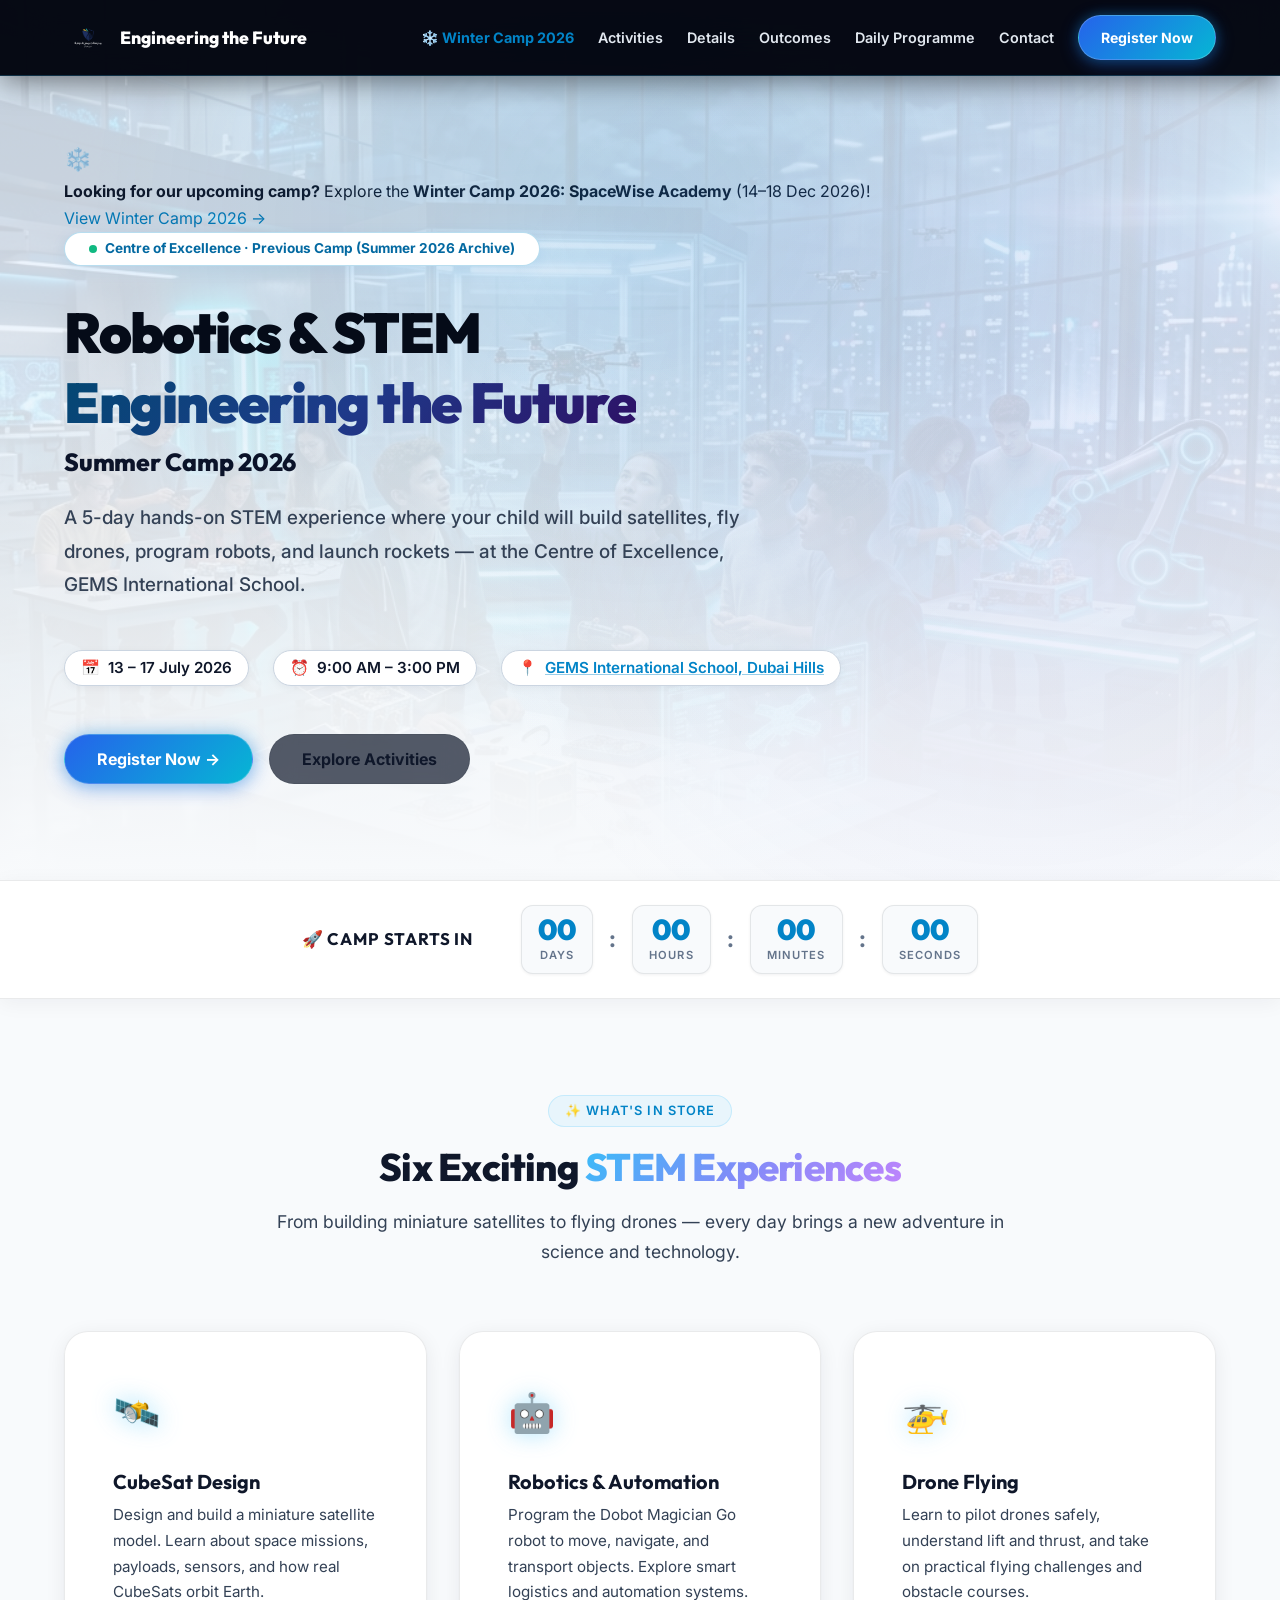
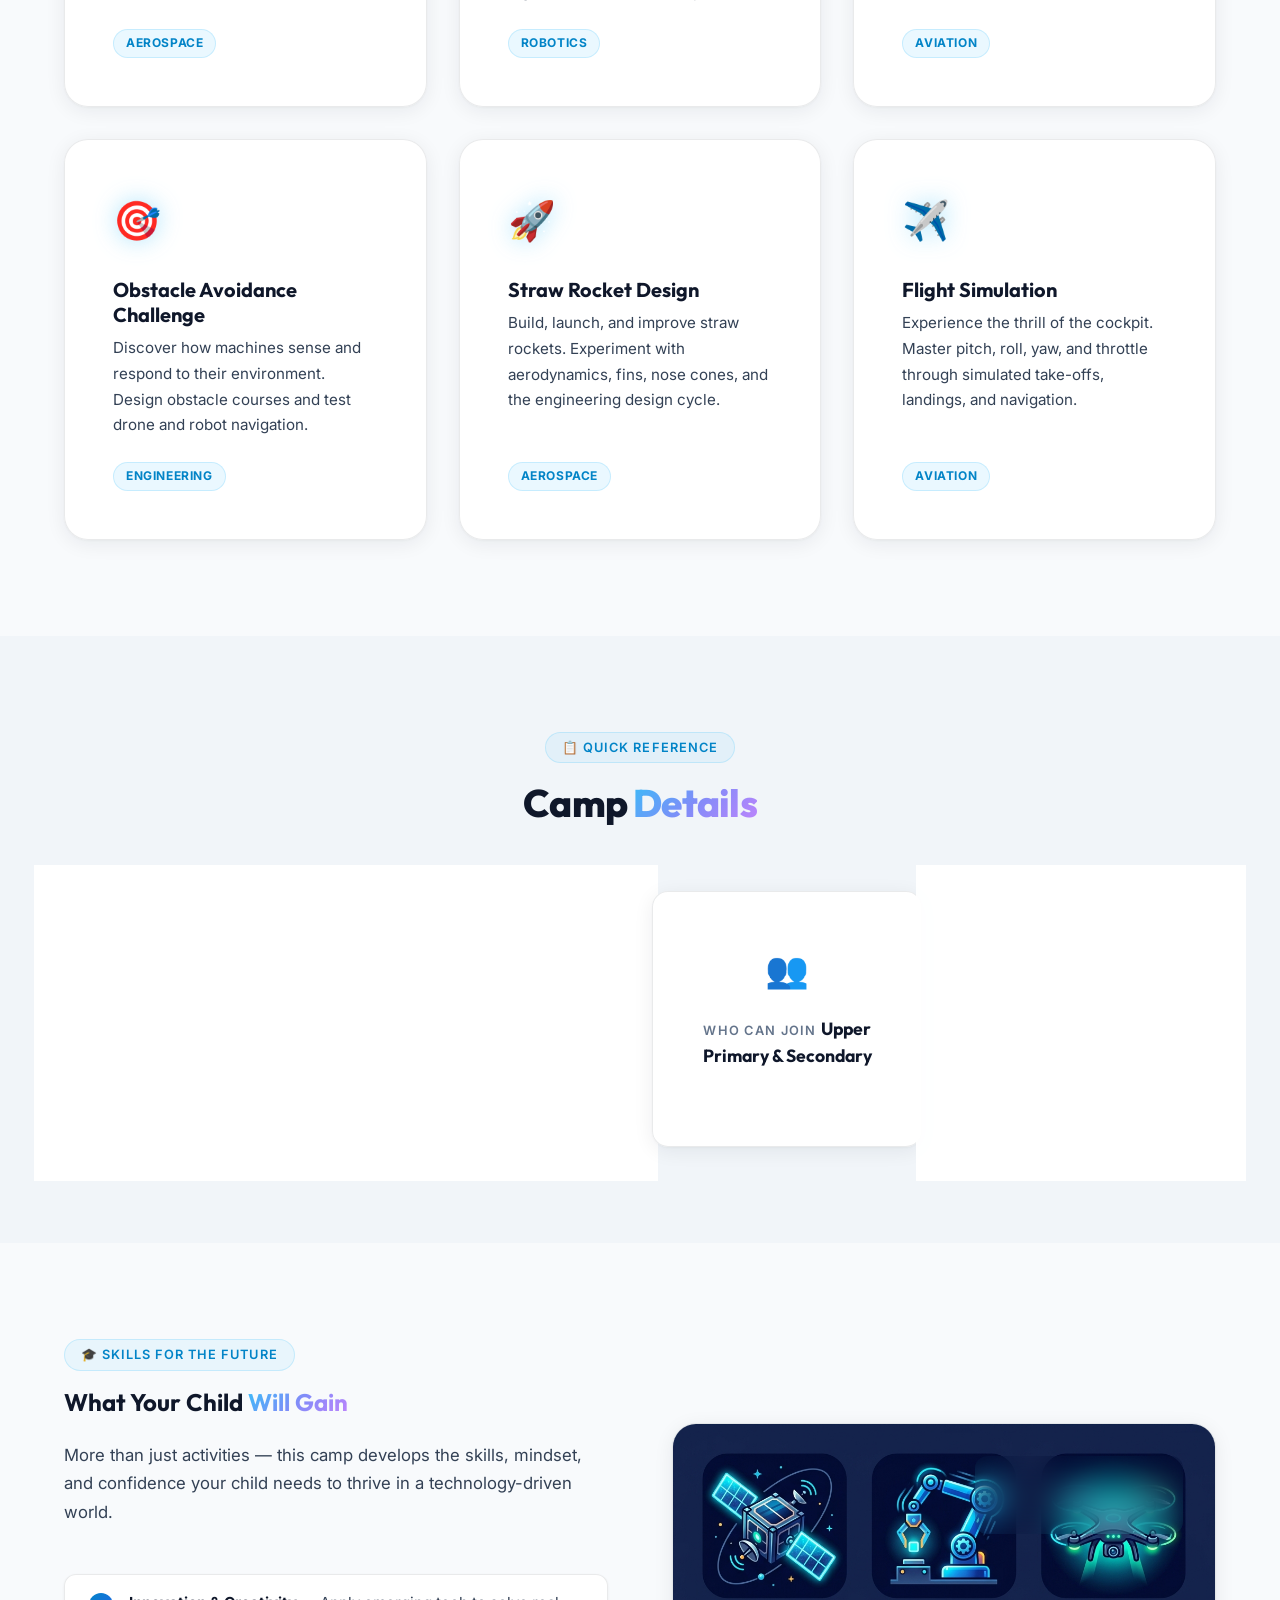
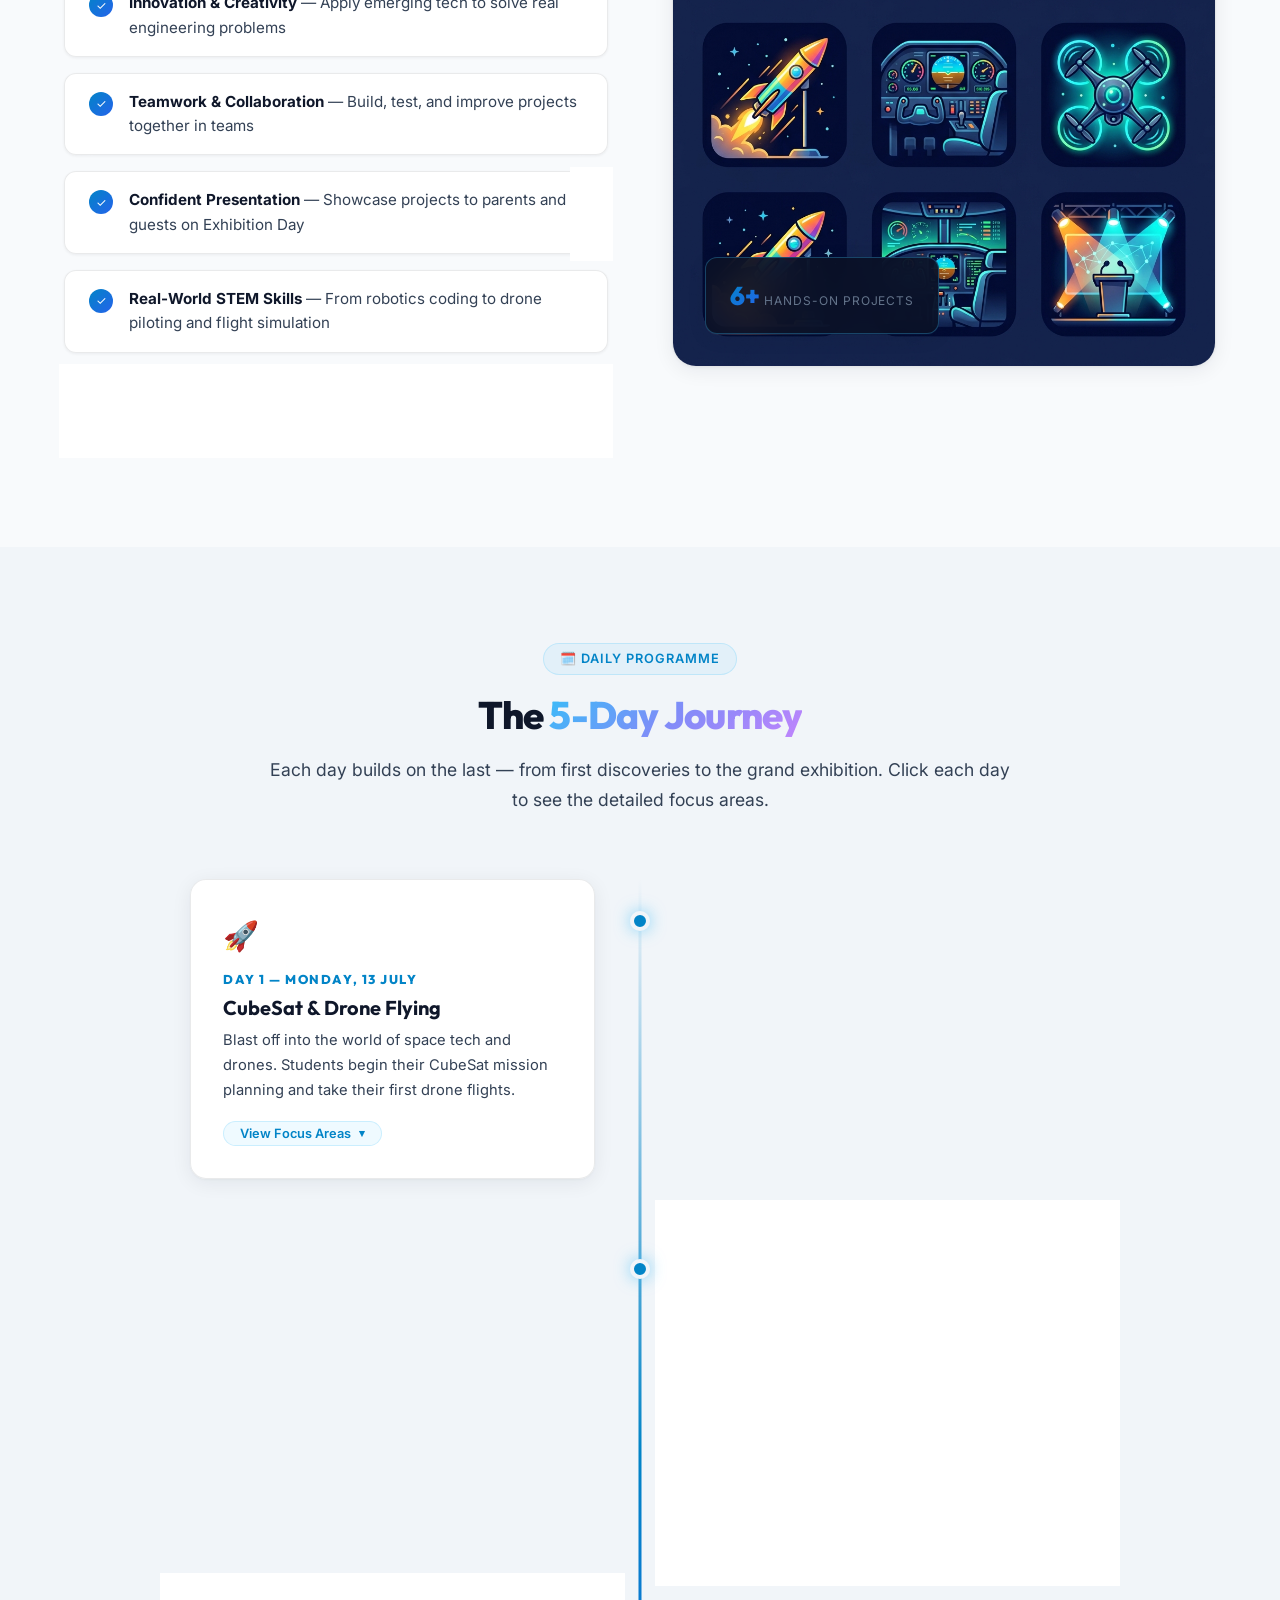
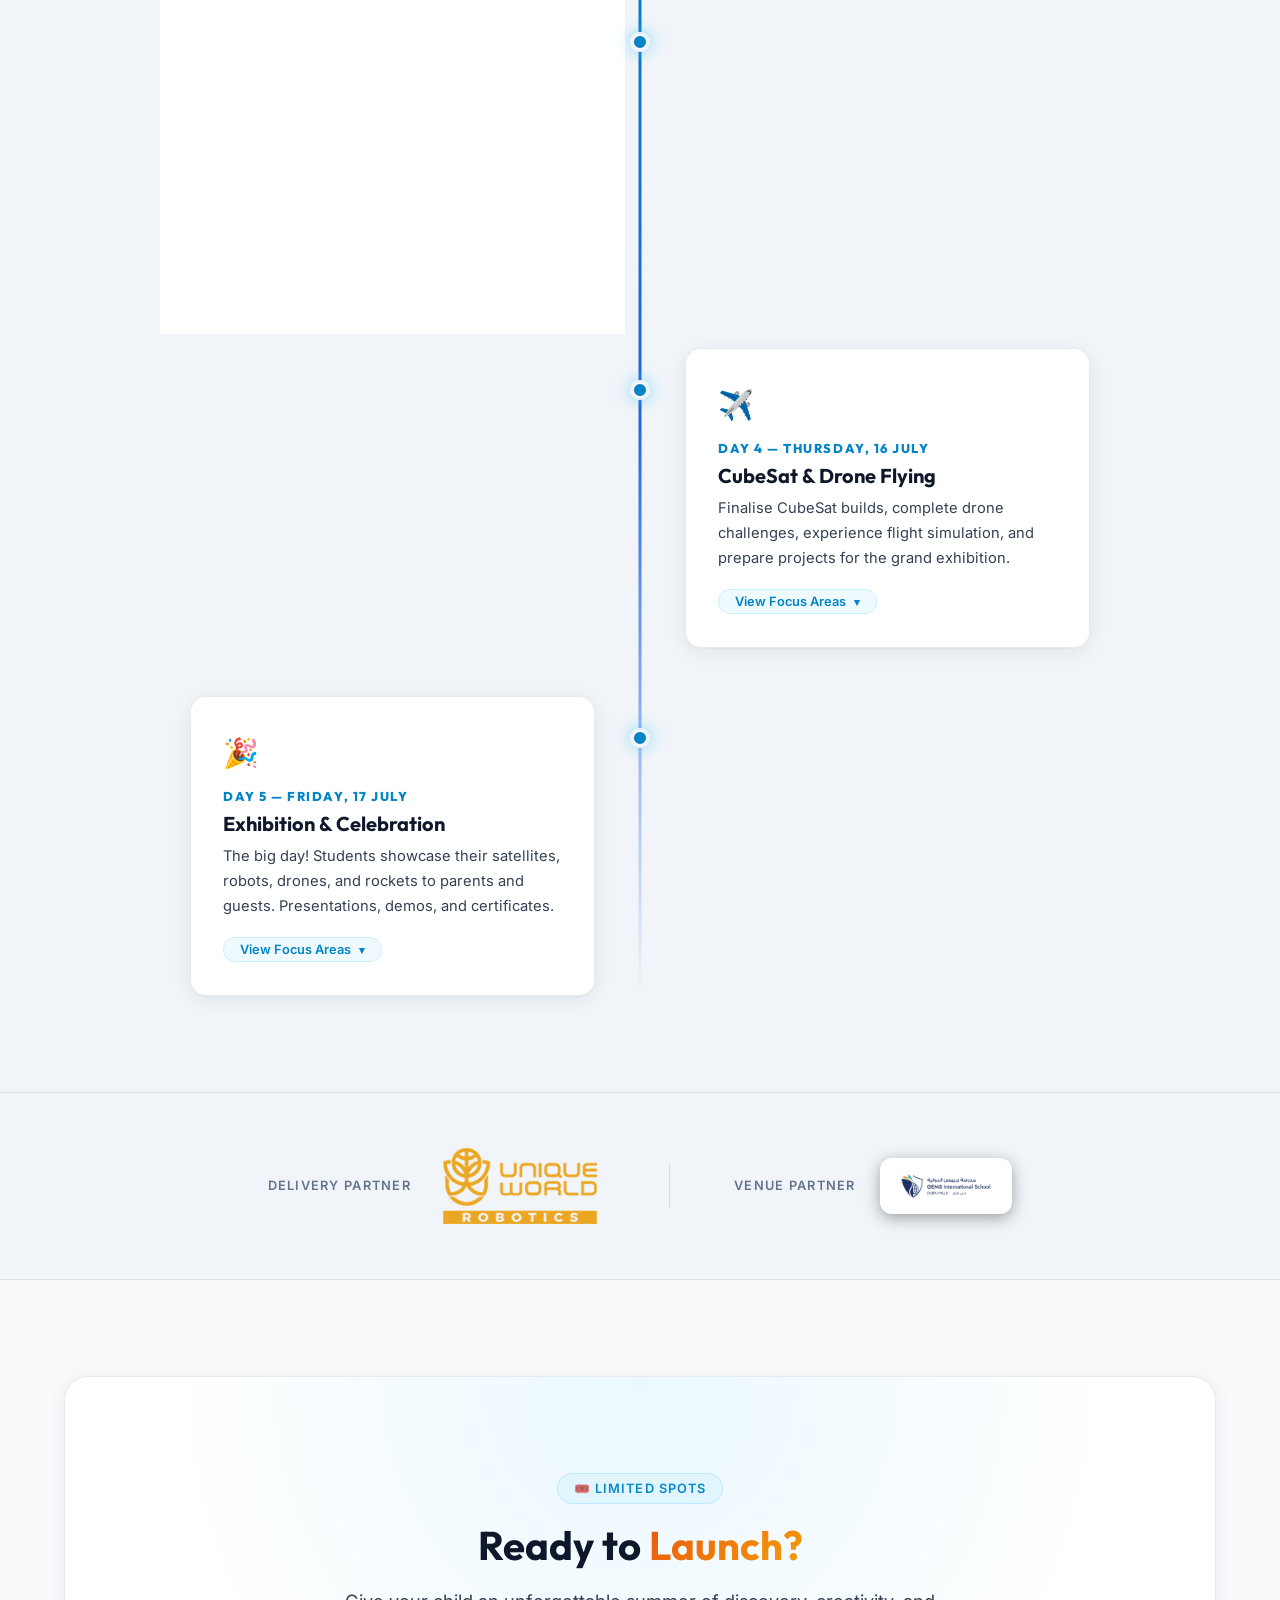
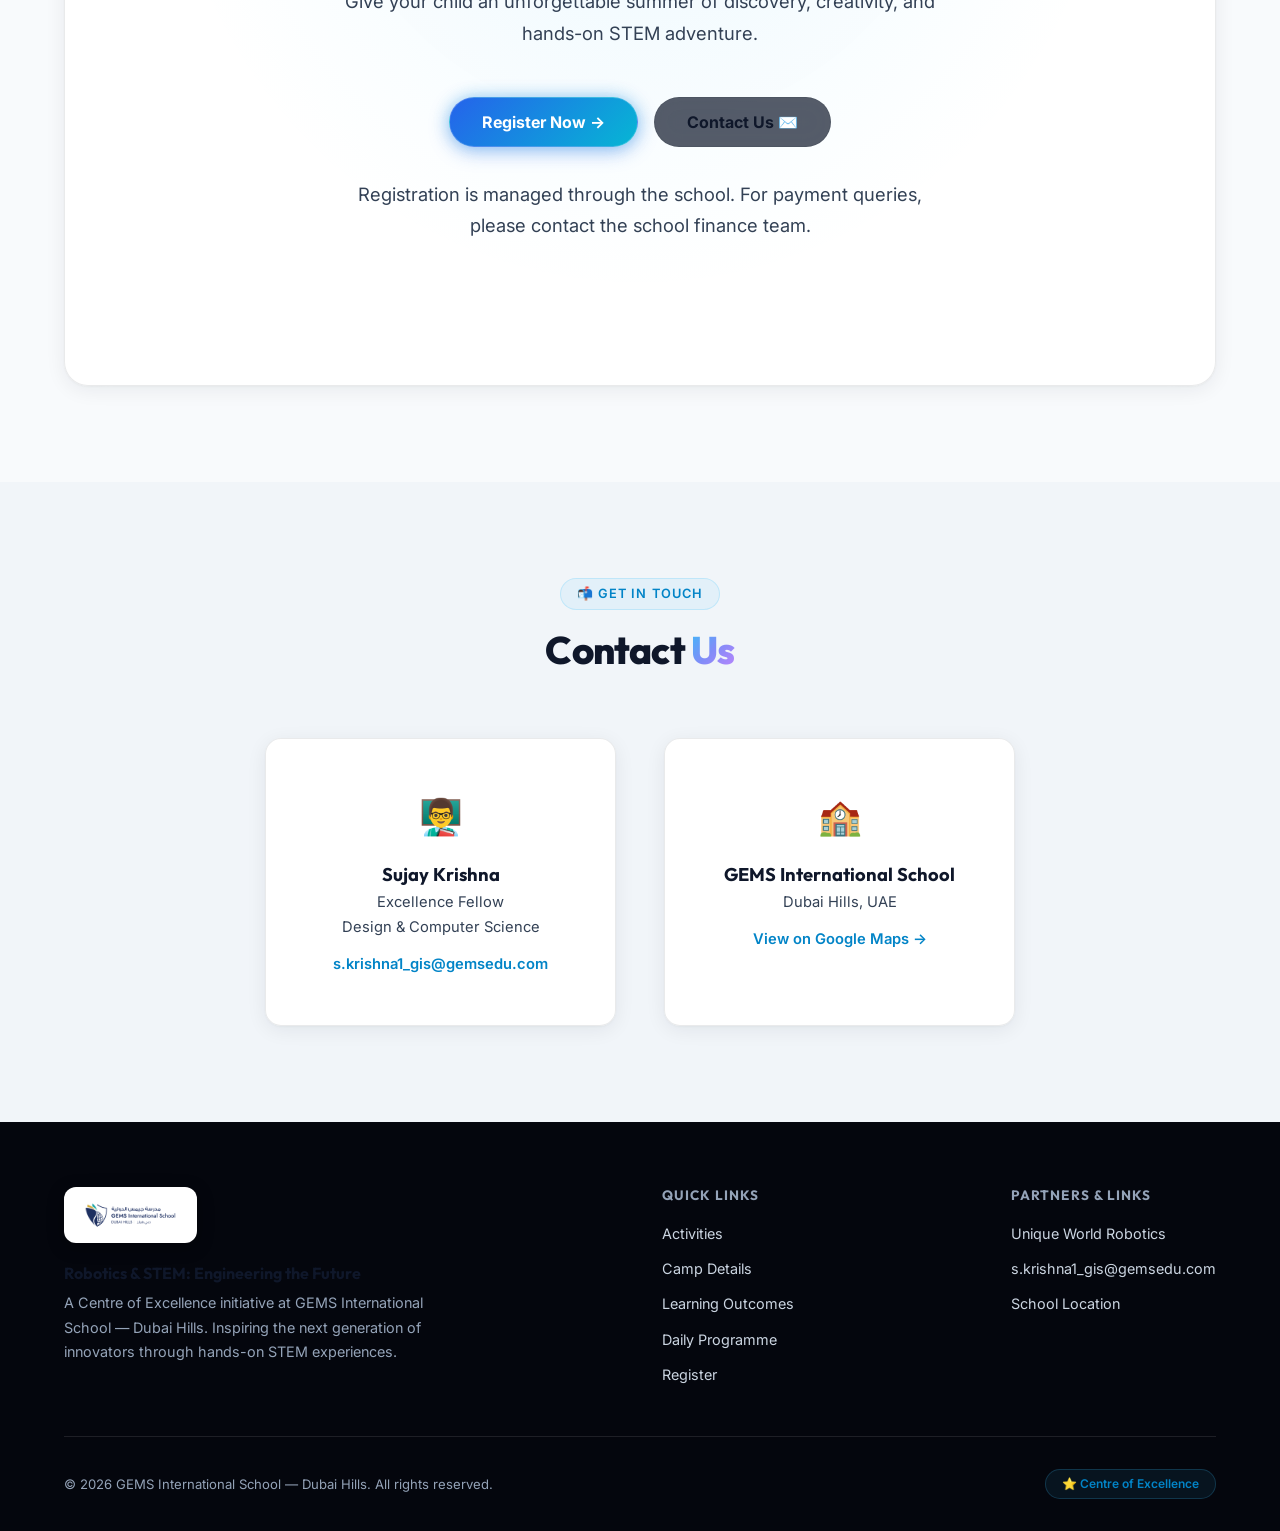
<file: previous-camp.html>
<!DOCTYPE html>
<html lang="en">
<head>
  <meta charset="UTF-8">
  <meta name="viewport" content="width=device-width, initial-scale=1.0">
  <title>Previous Camp: Summer 2026 (Robotics & STEM) | Centre of Excellence — GEMS International School</title>
  <meta name="description" content="Previous Camp Archive — Robotics and STEM: Engineering the Future (Summer Camp 2026) at GEMS International School, Dubai Hills.">
  <meta name="keywords" content="STEM camp, summer camp Dubai, robotics, drones, GEMS International School, Dubai Hills, CubeSat, engineering camp, kids camp 2026, Unique World Robotics">
  <meta property="og:title" content="Previous Camp: Summer 2026 — Robotics & STEM">
  <meta property="og:description" content="5 days of robotics, drones, aerospace & engineering at GEMS International School — Dubai Hills. 13–17 July 2026.">
  <meta property="og:type" content="website">
  <link rel="stylesheet" href="styles.css">
  <link rel="icon" href="data:image/svg+xml,<svg xmlns='http://www.w3.org/2000/svg' viewBox='0 0 100 100'><text y='.9em' font-size='90'>🚀</text></svg>">
</head>
<body>

  <!-- ====== NAVBAR ====== -->
  <nav class="navbar" id="navbar">
    <div class="container">
      <a href="index.html" class="nav-logo">
        <img src="images/gis-crest.png" alt="GEMS International School Crest" class="nav-logo-img" width="36" height="36">
        <span>Engineering the Future</span>
      </a>
      <ul class="nav-links" id="navLinks">
        <li><a href="index.html" style="color: var(--color-accent-primary); font-weight: 700;">❄️ Winter Camp 2026</a></li>
        <li><a href="#activities">Activities</a></li>
        <li><a href="#details">Details</a></li>
        <li><a href="#outcomes">Outcomes</a></li>
        <li><a href="#journey">Daily Programme</a></li>
        <li><a href="#contact">Contact</a></li>
        <li><a href="https://forms.gle/BLEuKmFMfzvznZvf7" target="_blank" rel="noopener" class="nav-cta">Register Now</a></li>
      </ul>
      <button class="mobile-menu-btn" id="mobileMenuBtn" aria-label="Toggle menu">
        <span></span>
        <span></span>
        <span></span>
      </button>
    </div>
    <div class="nav-overlay" id="navOverlay"></div>
  </nav>

  <!-- ====== HERO SECTION ====== -->
  <section class="hero" id="hero">
    <div class="hero-bg">
      <img src="images/hero-bg.png" alt="Students working in a STEM lab with robotics, drones and satellites" loading="eager">
    </div>
    <div class="hero-glow"></div>
    <div class="particles">
      <div class="particle"></div>
      <div class="particle"></div>
      <div class="particle"></div>
      <div class="particle"></div>
      <div class="particle"></div>
      <div class="particle"></div>
      <div class="particle"></div>
      <div class="particle"></div>
      <div class="particle"></div>
      <div class="particle"></div>
    </div>
    <div class="container">
      <!-- Announcement Banner pointing to Winter Camp -->
      <div class="camp-announcement-banner">
        <div class="banner-text">
          <span style="font-size: 1.4rem;">❄️</span>
          <div>
            <strong>Looking for our upcoming camp?</strong> Explore the <strong>Winter Camp 2026: SpaceWise Academy</strong> (14–18 Dec 2026)!
          </div>
        </div>
        <a href="index.html" class="btn-banner">View Winter Camp 2026 →</a>
      </div>

      <div class="hero-content">
        <div class="hero-badge">
          <span class="pulse"></span>
          Centre of Excellence · Previous Camp (Summer 2026 Archive)
        </div>
        <h1>
          <span class="line">Robotics & STEM</span>
          <span class="line"><span class="gradient-text">Engineering the Future</span></span>
          <span class="line-sub">Summer Camp 2026</span>
        </h1>
        <p class="hero-subtitle">
          A 5-day hands-on STEM experience where your child will build satellites, fly drones, program robots, and launch rockets — at the Centre of Excellence, GEMS International School.
        </p>
        <div class="hero-meta">
          <div class="hero-meta-item">
            <span class="icon">📅</span>
            <span>13 – 17 July 2026</span>
          </div>
          <div class="hero-meta-item">
            <span class="icon">⏰</span>
            <span>9:00 AM – 3:00 PM</span>
          </div>
          <div class="hero-meta-item">
            <span class="icon">📍</span>
            <a href="https://maps.app.goo.gl/nw36X1WeYC561MJ19" target="_blank" rel="noopener">GEMS International School, Dubai Hills</a>
          </div>
        </div>
        <div class="hero-actions">
          <a href="https://forms.gle/BLEuKmFMfzvznZvf7" target="_blank" rel="noopener" class="btn btn-primary btn-lg">Register Now →</a>
          <a href="#activities" class="btn btn-secondary btn-lg">Explore Activities</a>
        </div>
      </div>
    </div>
  </section>

  <!-- ====== COUNTDOWN STRIP ====== -->
  <div class="countdown-strip">
    <div class="container">
      <div class="countdown-inner">
        <span class="countdown-label">🚀 Camp starts in</span>
        <div class="countdown-timer" id="countdownTimer" data-target-date="2026-07-13T09:00:00+04:00">
          <div class="countdown-unit">
            <span class="countdown-number" id="countDays">--</span>
            <span class="countdown-unit-label">Days</span>
          </div>
          <span class="countdown-separator">:</span>
          <div class="countdown-unit">
            <span class="countdown-number" id="countHours">--</span>
            <span class="countdown-unit-label">Hours</span>
          </div>
          <span class="countdown-separator">:</span>
          <div class="countdown-unit">
            <span class="countdown-number" id="countMinutes">--</span>
            <span class="countdown-unit-label">Minutes</span>
          </div>
          <span class="countdown-separator">:</span>
          <div class="countdown-unit">
            <span class="countdown-number" id="countSeconds">--</span>
            <span class="countdown-unit-label">Seconds</span>
          </div>
        </div>
      </div>
    </div>
  </div>

  <!-- ====== ACTIVITIES / HIGHLIGHTS SECTION ====== -->
  <section class="section" id="activities">
    <div class="container">
      <div class="section-header reveal">
        <span class="section-badge">✨ What's in Store</span>
        <h2>Six Exciting <span class="gradient-text">STEM Experiences</span></h2>
        <p>From building miniature satellites to flying drones — every day brings a new adventure in science and technology.</p>
      </div>
      <div class="highlights-grid">
        <!-- Card 1: CubeSat -->
        <div class="highlight-card reveal reveal-delay-1">
          <div class="highlight-icon">🛰️</div>
          <h3>CubeSat Design</h3>
          <p>Design and build a miniature satellite model. Learn about space missions, payloads, sensors, and how real CubeSats orbit Earth.</p>
          <span class="highlight-tag">Aerospace</span>
        </div>
        <!-- Card 2: Robotics -->
        <div class="highlight-card reveal reveal-delay-2">
          <div class="highlight-icon">🤖</div>
          <h3>Robotics & Automation</h3>
          <p>Program the Dobot Magician Go robot to move, navigate, and transport objects. Explore smart logistics and automation systems.</p>
          <span class="highlight-tag">Robotics</span>
        </div>
        <!-- Card 3: Drones -->
        <div class="highlight-card reveal reveal-delay-3">
          <div class="highlight-icon">🚁</div>
          <h3>Drone Flying</h3>
          <p>Learn to pilot drones safely, understand lift and thrust, and take on practical flying challenges and obstacle courses.</p>
          <span class="highlight-tag">Aviation</span>
        </div>
        <!-- Card 4: Obstacle Avoidance -->
        <div class="highlight-card reveal reveal-delay-4">
          <div class="highlight-icon">🎯</div>
          <h3>Obstacle Avoidance Challenge</h3>
          <p>Discover how machines sense and respond to their environment. Design obstacle courses and test drone and robot navigation.</p>
          <span class="highlight-tag">Engineering</span>
        </div>
        <!-- Card 5: Straw Rockets -->
        <div class="highlight-card reveal reveal-delay-5">
          <div class="highlight-icon">🚀</div>
          <h3>Straw Rocket Design</h3>
          <p>Build, launch, and improve straw rockets. Experiment with aerodynamics, fins, nose cones, and the engineering design cycle.</p>
          <span class="highlight-tag">Aerospace</span>
        </div>
        <!-- Card 6: Flight Simulation -->
        <div class="highlight-card reveal reveal-delay-6">
          <div class="highlight-icon">✈️</div>
          <h3>Flight Simulation</h3>
          <p>Experience the thrill of the cockpit. Master pitch, roll, yaw, and throttle through simulated take-offs, landings, and navigation.</p>
          <span class="highlight-tag">Aviation</span>
        </div>
      </div>
    </div>
  </section>

  <!-- ====== CAMP DETAILS SECTION ====== -->
  <section class="section details-section" id="details">
    <div class="container">
      <div class="section-header reveal">
        <span class="section-badge">📋 Quick Reference</span>
        <h2>Camp <span class="gradient-text">Details</span></h2>
      </div>
      <div class="details-grid">
        <div class="detail-item reveal reveal-delay-1">
          <span class="detail-icon">📅</span>
          <span class="detail-label">Date & Time</span>
          <span class="detail-value">13 – 17 July 2026<br><span style="font-size: 0.9rem; font-weight: 500; color: var(--color-text-secondary);">9:00 AM – 3:00 PM</span></span>
        </div>
        <div class="detail-item reveal reveal-delay-2">
          <span class="detail-icon">📍</span>
          <span class="detail-label">Venue</span>
          <span class="detail-value"><a href="https://maps.app.goo.gl/nw36X1WeYC561MJ19" target="_blank" rel="noopener">Centre of Excellence, GIS — Dubai Hills</a></span>
        </div>
        <div class="detail-item reveal reveal-delay-3">
          <span class="detail-icon">👥</span>
          <span class="detail-label">Who Can Join</span>
          <span class="detail-value">Upper Primary & Secondary</span>
        </div>
        <div class="detail-item reveal reveal-delay-4">
          <span class="detail-icon">💰</span>
          <span class="detail-label">Cost</span>
          <span class="detail-value">1,200 AED</span>
        </div>
      </div>
    </div>
  </section>

  <!-- ====== OUTCOMES SECTION ====== -->
  <section class="section" id="outcomes">
    <div class="container">
      <div class="outcomes-content">
        <div class="outcomes-text reveal">
          <span class="section-badge">🎓 Skills for the Future</span>
          <h2>What Your Child <span class="gradient-text">Will Gain</span></h2>
          <p>More than just activities — this camp develops the skills, mindset, and confidence your child needs to thrive in a technology-driven world.</p>
          <ul class="outcomes-list">
            <li>
              <span class="check">✓</span>
              <span><strong>Innovation & Creativity</strong> — Apply emerging tech to solve real engineering problems</span>
            </li>
            <li>
              <span class="check">✓</span>
              <span><strong>Teamwork & Collaboration</strong> — Build, test, and improve projects together in teams</span>
            </li>
            <li>
              <span class="check">✓</span>
              <span><strong>Confident Presentation</strong> — Showcase projects to parents and guests on Exhibition Day</span>
            </li>
            <li>
              <span class="check">✓</span>
              <span><strong>Real-World STEM Skills</strong> — From robotics coding to drone piloting and flight simulation</span>
            </li>
            <li>
              <span class="check">✓</span>
              <span><strong>Engineering Design Thinking</strong> — Iterate, test, and refine like a real engineer</span>
            </li>
          </ul>
        </div>
        <div class="outcomes-visual reveal reveal-delay-2">
          <div class="outcomes-image-wrapper">
            <img src="images/activity-icons.png" alt="STEM camp activities — satellites, robots, drones, rockets, flight simulation, and exhibition">
            <div class="stat-badge top-right">
              <span class="stat-number">5</span>
              <span class="stat-label">Days of Discovery</span>
            </div>
            <div class="stat-badge bottom-left">
              <span class="stat-number">6+</span>
              <span class="stat-label">Hands-on Projects</span>
            </div>
          </div>
        </div>
      </div>
    </div>
  </section>

  <!-- ====== DAILY PROGRAMME / TIMELINE SECTION ====== -->
  <section class="section journey-section" id="journey">
    <div class="container">
      <div class="section-header reveal">
        <span class="section-badge">🗓️ Daily Programme</span>
        <h2>The <span class="gradient-text">5-Day Journey</span></h2>
        <p>Each day builds on the last — from first discoveries to the grand exhibition. Click each day to see the detailed focus areas.</p>
      </div>
      <div class="timeline">

        <!-- Day 1 -->
        <div class="timeline-item reveal">
          <div class="timeline-dot"></div>
          <div class="timeline-content">
            <span class="timeline-emoji">🚀</span>
            <span class="timeline-day">Day 1 — Monday, 13 July</span>
            <h3 class="timeline-title">CubeSat & Drone Flying</h3>
            <p class="timeline-desc">Blast off into the world of space tech and drones. Students begin their CubeSat mission planning and take their first drone flights.</p>
            <button class="timeline-toggle" data-target="focus-day1">
              View Focus Areas <span class="arrow">▾</span>
            </button>
            <div class="timeline-focus" id="focus-day1">
              <h4>Focus Areas</h4>
              <ul>
                <li>Camp orientation and safety briefing</li>
                <li>Introduction to CubeSat and space technology</li>
                <li>CubeSat mission planning and basic design</li>
                <li>Introduction to drone components and controls</li>
                <li>Basic drone flying practice</li>
              </ul>
            </div>
          </div>
        </div>

        <!-- Day 2 -->
        <div class="timeline-item reveal">
          <div class="timeline-dot"></div>
          <div class="timeline-content">
            <span class="timeline-emoji">🔧</span>
            <span class="timeline-day">Day 2 — Tuesday, 14 July</span>
            <h3 class="timeline-title">CubeSat & Magician Go</h3>
            <p class="timeline-desc">Develop CubeSat models and meet the Magician Go robot. Program movements, navigate paths, and transport objects with robotics.</p>
            <button class="timeline-toggle" data-target="focus-day2">
              View Focus Areas <span class="arrow">▾</span>
            </button>
            <div class="timeline-focus" id="focus-day2">
              <h4>Focus Areas</h4>
              <ul>
                <li>CubeSat model development</li>
                <li>Payload and design improvement</li>
                <li>Introduction to Magician Go robotics</li>
                <li>Robot movement and navigation</li>
                <li>Object transportation simulation</li>
              </ul>
            </div>
          </div>
        </div>

        <!-- Day 3 -->
        <div class="timeline-item reveal">
          <div class="timeline-dot"></div>
          <div class="timeline-content">
            <span class="timeline-emoji">🎯</span>
            <span class="timeline-day">Day 3 — Wednesday, 15 July</span>
            <h3 class="timeline-title">Drone Flying & Magician Go</h3>
            <p class="timeline-desc">Take on the obstacle avoidance challenge! Pilot drones through courses, program robot missions, and push your engineering skills.</p>
            <button class="timeline-toggle" data-target="focus-day3">
              View Focus Areas <span class="arrow">▾</span>
            </button>
            <div class="timeline-focus" id="focus-day3">
              <h4>Focus Areas</h4>
              <ul>
                <li>Drone flying skill development</li>
                <li>Obstacle avoidance challenge</li>
                <li>Magician Go programming and control</li>
                <li>Robotics path planning</li>
                <li>Testing, troubleshooting, and improvement</li>
              </ul>
            </div>
          </div>
        </div>

        <!-- Day 4 -->
        <div class="timeline-item reveal">
          <div class="timeline-dot"></div>
          <div class="timeline-content">
            <span class="timeline-emoji">✈️</span>
            <span class="timeline-day">Day 4 — Thursday, 16 July</span>
            <h3 class="timeline-title">CubeSat & Drone Flying</h3>
            <p class="timeline-desc">Finalise CubeSat builds, complete drone challenges, experience flight simulation, and prepare projects for the grand exhibition.</p>
            <button class="timeline-toggle" data-target="focus-day4">
              View Focus Areas <span class="arrow">▾</span>
            </button>
            <div class="timeline-focus" id="focus-day4">
              <h4>Focus Areas</h4>
              <ul>
                <li>CubeSat final build and refinement</li>
                <li>Drone flying challenge completion</li>
                <li>Flight simulation and aerospace connection</li>
                <li>Project display preparation</li>
                <li>Presentation planning and rehearsal</li>
              </ul>
            </div>
          </div>
        </div>

        <!-- Day 5 -->
        <div class="timeline-item reveal">
          <div class="timeline-dot"></div>
          <div class="timeline-content">
            <span class="timeline-emoji">🎉</span>
            <span class="timeline-day">Day 5 — Friday, 17 July</span>
            <h3 class="timeline-title">Exhibition & Celebration</h3>
            <p class="timeline-desc">The big day! Students showcase their satellites, robots, drones, and rockets to parents and guests. Presentations, demos, and certificates.</p>
            <button class="timeline-toggle" data-target="focus-day5">
              View Focus Areas <span class="arrow">▾</span>
            </button>
            <div class="timeline-focus" id="focus-day5">
              <h4>Focus Areas</h4>
              <ul>
                <li>CubeSat project display</li>
                <li>Magician Go robotics demonstration</li>
                <li>Drone flying and obstacle challenge showcase</li>
                <li>Straw rocket and flight simulation display, where applicable</li>
                <li>Student team presentations</li>
                <li>Certificates and recognition ceremony</li>
              </ul>
            </div>
          </div>
        </div>

      </div>
    </div>
  </section>

  <!-- ====== PARTNER STRIP ====== -->
  <div class="partner-strip">
    <div class="container">
      <div class="partner-inner reveal">
        <div class="partner-item">
          <span class="partner-label">Delivery Partner</span>
          <a href="https://uniqueworldrobotics.com/" target="_blank" rel="noopener" class="partner-logo-link">
            <img src="images/uwr-logo.png" alt="Unique World Robotics Logo" class="partner-logo-img uwr-logo">
          </a>
        </div>
        <span class="partner-divider"></span>
        <div class="partner-item">
          <span class="partner-label">Venue Partner</span>
          <a href="https://maps.app.goo.gl/nw36X1WeYC561MJ19" target="_blank" rel="noopener" class="partner-logo-link">
            <div class="gis-logo-plate">
              <img src="images/gis-full-logo.png" alt="GEMS International School Dubai Hills" class="gis-full-logo-img">
            </div>
          </a>
        </div>
      </div>
    </div>
  </div>

  <!-- ====== CTA / REGISTRATION SECTION ====== -->
  <section class="section cta-section" id="register">
    <div class="container">
      <div class="cta-card reveal">
        <span class="section-badge">🎟️ Limited Spots</span>
        <h2>Ready to <span class="warm-gradient-text">Launch?</span></h2>
        <p>Give your child an unforgettable summer of discovery, creativity, and hands-on STEM adventure.</p>
        <div class="cta-actions">
          <a href="https://forms.gle/BLEuKmFMfzvznZvf7" target="_blank" rel="noopener" class="btn btn-primary btn-lg">Register Now →</a>
          <a href="mailto:s.krishna1_gis@gemsedu.com" class="btn btn-secondary btn-lg">Contact Us ✉️</a>
        </div>
        <p class="cta-note">Registration is managed through the school. For payment queries, please contact the school finance team.</p>
      </div>
    </div>
  </section>

  <!-- ====== CONTACT SECTION ====== -->
  <section class="section contact-section" id="contact">
    <div class="container">
      <div class="section-header reveal">
        <span class="section-badge">📬 Get in Touch</span>
        <h2>Contact <span class="gradient-text">Us</span></h2>
      </div>
      <div class="contact-grid">
        <div class="contact-card reveal reveal-delay-1">
          <span class="contact-icon">👨‍🏫</span>
          <h3>Sujay Krishna</h3>
          <p>Excellence Fellow<br>Design & Computer Science</p>
          <p style="margin-top: 0.75rem;"><a href="mailto:s.krishna1_gis@gemsedu.com">s.krishna1_gis@gemsedu.com</a></p>
        </div>
        <div class="contact-card reveal reveal-delay-2">
          <span class="contact-icon">🏫</span>
          <h3>GEMS International School</h3>
          <p>Dubai Hills, UAE</p>
          <p style="margin-top: 0.75rem;"><a href="https://maps.app.goo.gl/nw36X1WeYC561MJ19" target="_blank" rel="noopener">View on Google Maps →</a></p>
        </div>
      </div>
    </div>
  </section>

  <!-- ====== FOOTER ====== -->
  <footer class="footer">
    <div class="container">
      <div class="footer-content">
        <div class="footer-brand">
          <div class="gis-logo-plate" style="display: inline-flex; margin-bottom: 1.25rem;">
            <img src="images/gis-full-logo.png" alt="GEMS International School Dubai Hills" class="gis-full-logo-img">
          </div>
          <h4 style="font-size: 1rem; font-weight: 700; margin-bottom: 0.5rem; color: var(--color-text-primary);">Robotics & STEM: Engineering the Future</h4>
          <p>A Centre of Excellence initiative at GEMS International School — Dubai Hills. Inspiring the next generation of innovators through hands-on STEM experiences.</p>
        </div>
        <div class="footer-links">
          <h5>Quick Links</h5>
          <ul>
            <li><a href="#activities">Activities</a></li>
            <li><a href="#details">Camp Details</a></li>
            <li><a href="#outcomes">Learning Outcomes</a></li>
            <li><a href="#journey">Daily Programme</a></li>
            <li><a href="https://forms.gle/BLEuKmFMfzvznZvf7" target="_blank" rel="noopener">Register</a></li>
          </ul>
        </div>
        <div class="footer-links">
          <h5>Partners & Links</h5>
          <ul>
            <li><a href="https://uniqueworldrobotics.com/" target="_blank" rel="noopener">Unique World Robotics</a></li>
            <li><a href="mailto:s.krishna1_gis@gemsedu.com">s.krishna1_gis@gemsedu.com</a></li>
            <li><a href="https://maps.app.goo.gl/nw36X1WeYC561MJ19" target="_blank" rel="noopener">School Location</a></li>
          </ul>
        </div>
      </div>
      <div class="footer-bottom">
        <p>© 2026 GEMS International School — Dubai Hills. All rights reserved.</p>
        <span class="footer-coe-badge">⭐ Centre of Excellence</span>
      </div>
    </div>
  </footer>

  <!-- ====== INTERACTIVE DRONE CURSOR ====== -->
  <div class="drone-cursor" id="droneCursor">
    <div class="drone-body-container">
      <svg width="40" height="40" viewBox="0 0 40 40" fill="none" xmlns="http://www.w3.org/2000/svg">
        <!-- Cross arms -->
        <path d="M6 6L34 34M34 6L6 34" stroke="#475569" stroke-width="3.5" stroke-linecap="round"/>
        <!-- Central body -->
        <circle cx="20" cy="20" r="7" fill="#0f172a"/>
        <!-- Camera indicator -->
        <circle cx="20" cy="16" r="2.5" fill="#0891b2"/>
      </svg>
      <div class="propeller prop-tl"></div>
      <div class="propeller prop-tr"></div>
      <div class="propeller prop-bl"></div>
      <div class="propeller prop-br"></div>
      <div class="drone-led"></div>
    </div>
  </div>

  <script src="script.js"></script>
</body>
</html>
</file>
<file: styles.css>
/* ========================================================
   SpaceWise Academy: Space & Rocketry Winter Camp 2026
   COE GEMS International School — Dubai Hills
   Theme: Modern Aerospace & STEM Innovation Theme
   ======================================================== */

/* ---------- Google Fonts ---------- */
@import url('https://fonts.googleapis.com/css2?family=Inter:wght@300;400;500;600;700;800;900&family=Outfit:wght@400;500;600;700;800;900&display=swap');

/* ---------- CSS Custom Properties ---------- */
:root {
  /* Crisp Modern STEM & Aerospace Palette */
  --color-bg-primary: #f8fafc;
  --color-bg-secondary: #f1f5f9;
  --color-bg-tertiary: #e2e8f0;
  --color-bg-card: rgba(255, 255, 255, 0.94);
  --color-bg-card-hover: #ffffff;
  --color-bg-card-alt: #f8fafc;
  --color-bg-glass: rgba(255, 255, 255, 0.85);
  --color-bg-glass-hover: rgba(255, 255, 255, 0.98);
  --color-bg-white: #ffffff;

  --color-accent-primary: #0284c7;
  --color-accent-secondary: #2563eb;
  --color-accent-warm: #f59e0b;
  --color-accent-orange: #ea580c;
  --color-accent-green: #10b981;
  --color-accent-purple: #7c3aed;

  --color-text-primary: #0f172a;
  --color-text-secondary: #334155;
  --color-text-muted: #64748b;

  --color-border: rgba(15, 23, 42, 0.09);
  --color-border-hover: rgba(2, 132, 199, 0.35);

  /* Gradients */
  --gradient-accent: linear-gradient(135deg, #0284c7 0%, #2563eb 100%);
  --gradient-space: linear-gradient(135deg, #0284c7 0%, #7c3aed 50%, #f59e0b 100%);
  --gradient-warm: linear-gradient(135deg, #ea580c 0%, #f59e0b 100%);
  --gradient-card: linear-gradient(145deg, rgba(255, 255, 255, 0.98), rgba(248, 250, 252, 0.92));
  --gradient-glow: radial-gradient(ellipse at 50% 0%, rgba(2, 132, 199, 0.12) 0%, transparent 70%);

  /* Typography */
  --font-heading: 'Outfit', sans-serif;
  --font-body: 'Inter', -apple-system, BlinkMacSystemFont, sans-serif;

  /* Spacing */
  --space-xs: 0.25rem;
  --space-sm: 0.5rem;
  --space-md: 1rem;
  --space-lg: 1.5rem;
  --space-xl: 2rem;
  --space-2xl: 3rem;
  --space-3xl: 4rem;
  --space-4xl: 6rem;

  /* Borders */
  --radius-sm: 8px;
  --radius-md: 12px;
  --radius-lg: 16px;
  --radius-xl: 24px;
  --radius-full: 9999px;

  /* Shadows */
  --shadow-sm: 0 1px 3px rgba(15, 23, 42, 0.06);
  --shadow-card: 0 4px 20px rgba(15, 23, 42, 0.07), 0 1px 3px rgba(15, 23, 42, 0.04);
  --shadow-card-hover: 0 14px 36px rgba(15, 23, 42, 0.11), 0 0 20px rgba(2, 132, 199, 0.12);
  --shadow-glow: 0 0 35px rgba(2, 132, 199, 0.15);
  --shadow-glow-warm: 0 0 35px rgba(234, 88, 12, 0.15);

  /* Transitions */
  --transition-fast: 0.2s cubic-bezier(0.4, 0, 0.2, 1);
  --transition-base: 0.3s cubic-bezier(0.4, 0, 0.2, 1);
  --transition-slow: 0.5s cubic-bezier(0.4, 0, 0.2, 1);

  /* Layout */
  --max-width: 1200px;
  --nav-height: 76px;
}

/* ---------- Reset & Base ---------- */
*,
*::before,
*::after {
  margin: 0;
  padding: 0;
  box-sizing: border-box;
}

html {
  scroll-behavior: smooth;
  font-size: 16px;
  -webkit-font-smoothing: antialiased;
  -moz-osx-font-smoothing: grayscale;
}

body {
  font-family: var(--font-body);
  background-color: var(--color-bg-primary);
  background-image: 
    radial-gradient(circle at 12% 18%, rgba(2, 132, 199, 0.07) 0%, transparent 45%),
    radial-gradient(circle at 88% 45%, rgba(124, 58, 237, 0.05) 0%, transparent 45%),
    radial-gradient(circle at 50% 85%, rgba(234, 88, 12, 0.04) 0%, transparent 40%),
    radial-gradient(rgba(148, 163, 184, 0.25) 1px, transparent 1px);
  background-size: 100% 100%, 100% 100%, 100% 100%, 28px 28px;
  background-attachment: fixed;
  color: var(--color-text-primary);
  line-height: 1.7;
  overflow-x: hidden;
}

img {
  max-width: 100%;
  height: auto;
  display: block;
}

a {
  color: var(--color-accent-primary);
  text-decoration: none;
  transition: color var(--transition-fast);
}

a:hover {
  color: var(--color-accent-secondary);
}

.container {
  width: 100%;
  max-width: var(--max-width);
  margin: 0 auto;
  padding: 0 var(--space-lg);
}

/* ---------- Typography Utility ---------- */
h1, h2, h3, h4, h5, h6 {
  font-family: var(--font-heading);
  line-height: 1.25;
  color: var(--color-text-primary);
}

.gradient-text {
  background: linear-gradient(135deg, #38bdf8 0%, #818cf8 50%, #c084fc 100%);
  -webkit-background-clip: text;
  -webkit-text-fill-color: transparent;
  background-clip: text;
}

.warm-gradient-text {
  background: var(--gradient-warm);
  -webkit-background-clip: text;
  -webkit-text-fill-color: transparent;
  background-clip: text;
}

/* ---------- Section Common ---------- */
.section {
  padding: var(--space-4xl) 0;
  position: relative;
}

.section-header {
  text-align: center;
  max-width: 750px;
  margin: 0 auto var(--space-3xl);
}

.section-badge {
  display: inline-flex;
  align-items: center;
  gap: var(--space-xs);
  padding: var(--space-xs) var(--space-md);
  background: rgba(56, 189, 248, 0.08);
  border: 1px solid rgba(56, 189, 248, 0.2);
  border-radius: var(--radius-full);
  font-size: 0.8rem;
  font-weight: 600;
  color: var(--color-accent-primary);
  text-transform: uppercase;
  letter-spacing: 0.08em;
  margin-bottom: var(--space-md);
}

.section-header h2 {
  font-size: 2.4rem;
  font-weight: 800;
  margin-bottom: var(--space-md);
  letter-spacing: -0.02em;
}

.section-header p {
  color: var(--color-text-secondary);
  font-size: 1.1rem;
  line-height: 1.7;
}

/* ---------- Buttons ---------- */
.btn {
  display: inline-flex;
  align-items: center;
  justify-content: center;
  gap: var(--space-sm);
  padding: var(--space-md) var(--space-xl);
  font-family: var(--font-body);
  font-size: 0.95rem;
  font-weight: 700;
  border-radius: var(--radius-full);
  border: none;
  cursor: pointer;
  transition: all var(--transition-fast);
  text-decoration: none;
  line-height: 1;
  white-space: nowrap;
}

.btn-primary {
  background: linear-gradient(135deg, #2563eb 0%, #06b6d4 100%);
  color: #ffffff !important;
  border: 1px solid rgba(255, 255, 255, 0.2);
  box-shadow: 0 4px 20px rgba(37, 99, 235, 0.4), 0 0 16px rgba(6, 182, 212, 0.25);
}

.btn-primary:hover {
  transform: translateY(-3px);
  box-shadow: 0 8px 30px rgba(37, 99, 235, 0.6), 0 0 25px rgba(6, 182, 212, 0.45);
  color: #ffffff !important;
}

.btn-secondary {
  background: rgba(15, 23, 42, 0.7);
  color: var(--color-text-primary);
  border: 1px solid var(--color-border);
  backdrop-filter: blur(12px);
  -webkit-backdrop-filter: blur(12px);
}

.btn-secondary:hover {
  background: rgba(30, 41, 69, 0.85);
  border-color: var(--color-border-hover);
  color: var(--color-accent-primary);
  transform: translateY(-3px);
}

.btn-lg {
  padding: 1rem 2rem;
  font-size: 1rem;
}

/* ---------- Navigation ---------- */
.navbar {
  position: fixed;
  top: 0;
  left: 0;
  right: 0;
  height: var(--nav-height);
  z-index: 1000;
  background: rgba(3, 6, 16, 0.98);
  backdrop-filter: blur(24px) saturate(180%);
  -webkit-backdrop-filter: blur(24px) saturate(180%);
  border-bottom: 1px solid rgba(56, 189, 248, 0.22);
  box-shadow: 0 4px 30px rgba(0, 0, 0, 0.5);
  transition: all var(--transition-base);
}

.navbar .container {
  display: flex;
  align-items: center;
  justify-content: space-between;
  height: 100%;
}

.nav-logo {
  display: flex;
  align-items: center;
  gap: var(--space-sm);
  font-family: var(--font-heading);
  font-weight: 800;
  font-size: 1.1rem;
  color: #ffffff;
}

.nav-logo:hover {
  color: #ffffff;
}

.nav-logo-img {
  height: 38px;
  width: auto;
  display: block;
}

.nav-logo-partner {
  height: 32px;
  width: 32px;
  object-fit: contain;
  border-radius: 6px;
  display: block;
}

.nav-logo-sep {
  color: rgba(255, 255, 255, 0.45);
  font-size: 0.85rem;
  font-weight: 300;
  margin: 0 1px;
}

.nav-links {
  display: flex;
  align-items: center;
  gap: var(--space-lg);
  list-style: none;
}

.nav-links a {
  color: #e2e8f0;
  font-size: 0.9rem;
  font-weight: 600;
  transition: color var(--transition-fast);
  position: relative;
}

.nav-links a:hover {
  color: #38bdf8;
}

/* Dropdown Menu for Previous Camps */
.nav-dropdown {
  position: relative;
  list-style: none;
}

.dropdown-trigger {
  display: inline-flex;
  align-items: center;
  gap: 5px;
  cursor: pointer;
  color: #e2e8f0 !important;
  font-size: 0.9rem;
  font-weight: 600;
  padding: 6px 10px;
  border-radius: var(--radius-sm);
  transition: all var(--transition-fast);
}

.dropdown-trigger:hover,
.nav-dropdown:hover .dropdown-trigger,
.nav-dropdown.open .dropdown-trigger {
  color: #38bdf8 !important;
}

.dropdown-trigger .arrow {
  font-size: 0.75rem;
  transition: transform var(--transition-fast);
}

.nav-dropdown:hover .arrow,
.nav-dropdown.open .arrow {
  transform: rotate(180deg);
}

.dropdown-menu {
  position: absolute;
  top: calc(100% + 8px);
  right: 0;
  min-width: 270px;
  background: rgba(4, 8, 20, 0.98);
  backdrop-filter: blur(24px);
  -webkit-backdrop-filter: blur(24px);
  border: 1px solid rgba(56, 189, 248, 0.25);
  border-radius: var(--radius-lg);
  padding: var(--space-xs);
  box-shadow: 0 16px 40px rgba(0, 0, 0, 0.75), 0 0 20px rgba(56, 189, 248, 0.15);
  list-style: none;
  opacity: 0;
  visibility: hidden;
  transform: translateY(10px);
  transition: all var(--transition-base);
  z-index: 1002;
}

.nav-dropdown:hover .dropdown-menu,
.nav-dropdown.open .dropdown-menu {
  opacity: 1;
  visibility: visible;
  transform: translateY(0);
}

.dropdown-menu a {
  display: flex;
  align-items: center;
  gap: var(--space-sm);
  padding: var(--space-sm) var(--space-md);
  border-radius: var(--radius-md);
  color: #f8fafc !important;
  text-decoration: none;
  transition: background var(--transition-fast);
}

.dropdown-menu a:hover {
  background: rgba(56, 189, 248, 0.15);
}

.dropdown-menu .dropdown-icon {
  font-size: 1.3rem;
  flex-shrink: 0;
}

.dropdown-menu strong {
  display: block;
  font-size: 0.9rem;
  color: #f8fafc;
}

.dropdown-menu small {
  display: block;
  font-size: 0.75rem;
  color: #94a3b8;
}

/* Redesigned, clean Register CTA button */
.nav-cta {
  display: inline-flex;
  align-items: center;
  justify-content: center;
  gap: 6px;
  background: linear-gradient(135deg, #2563eb 0%, #06b6d4 100%) !important;
  color: #ffffff !important;
  font-weight: 700 !important;
  font-size: 0.88rem !important;
  padding: 10px 22px !important;
  border-radius: var(--radius-full) !important;
  border: 1px solid rgba(255, 255, 255, 0.2) !important;
  box-shadow: 0 4px 18px rgba(37, 99, 235, 0.4), 0 0 12px rgba(6, 182, 212, 0.25) !important;
  transition: all var(--transition-fast) !important;
  white-space: nowrap !important;
}

.nav-cta:hover {
  transform: translateY(-2px) !important;
  box-shadow: 0 6px 24px rgba(37, 99, 235, 0.6), 0 0 20px rgba(6, 182, 212, 0.45) !important;
  color: #ffffff !important;
}

/* Mobile Menu Toggle */
.mobile-menu-btn {
  display: none;
  flex-direction: column;
  gap: 5px;
  background: none;
  border: none;
  cursor: pointer;
  padding: var(--space-sm);
  z-index: 1001;
}

.mobile-menu-btn span {
  width: 24px;
  height: 2px;
  background: var(--color-text-primary);
  border-radius: var(--radius-full);
  transition: all var(--transition-base);
}

.mobile-menu-btn.active span:nth-child(1) {
  transform: rotate(45deg) translate(5px, 5px);
}

.mobile-menu-btn.active span:nth-child(2) {
  opacity: 0;
}

.mobile-menu-btn.active span:nth-child(3) {
  transform: rotate(-45deg) translate(5px, -5px);
}

/* ---------- Hero Section ---------- */
.hero {
  position: relative;
  min-height: 88vh;
  display: flex;
  align-items: center;
  padding: calc(var(--nav-height) + var(--space-3xl)) 0 var(--space-4xl);
  overflow: hidden;
  background: linear-gradient(180deg, #e4effc 0%, #edf4fc 45%, #f8fafc 100%);
}

.hero-bg {
  position: absolute;
  inset: 0;
  z-index: 0;
}

.hero-bg img {
  width: 100%;
  height: 100%;
  object-fit: cover;
  opacity: 0.14;
  mix-blend-mode: multiply;
}

.hero-glow {
  position: absolute;
  inset: 0;
  background: radial-gradient(circle at 50% 25%, rgba(2, 132, 199, 0.12) 0%, transparent 60%),
              radial-gradient(circle at 80% 55%, rgba(99, 102, 241, 0.08) 0%, transparent 50%),
              linear-gradient(to bottom, transparent 40%, #f8fafc 100%);
  pointer-events: none;
}

/* Cosmic Celestial Stars & Sparkles */
.particles {
  position: absolute;
  inset: 0;
  overflow: hidden;
  pointer-events: none;
  z-index: 1;
}

.star {
  position: absolute;
  display: inline-flex;
  align-items: center;
  justify-content: center;
  pointer-events: none;
  border-radius: 50%;
  animation: twinkle-star 4s ease-in-out infinite;
  user-select: none;
}

.star-sm {
  width: 3px;
  height: 3px;
}

.star-md {
  width: 5px;
  height: 5px;
}

.star-lg {
  font-size: 11px;
  line-height: 1;
}

.star-sparkle {
  font-size: 13px;
  line-height: 1;
  font-weight: 900;
  animation: sparkle-pulse 3s ease-in-out infinite;
}

.star-gold {
  color: #d97706;
  background-color: #f59e0b;
  box-shadow: 0 0 8px rgba(245, 158, 11, 0.7);
}

.star-cyan {
  color: #0284c7;
  background-color: #38bdf8;
  box-shadow: 0 0 8px rgba(56, 189, 248, 0.7);
}

.star-white {
  color: #475569;
  background-color: #64748b;
  box-shadow: 0 0 6px rgba(100, 116, 139, 0.5);
}

.star-indigo {
  color: #4f46e5;
  background-color: #818cf8;
  box-shadow: 0 0 8px rgba(99, 102, 241, 0.6);
}

.star-sparkle.star-gold,
.star-sparkle.star-cyan,
.star-sparkle.star-indigo,
.star-sparkle.star-white,
.star-lg.star-gold,
.star-lg.star-cyan,
.star-lg.star-indigo,
.star-lg.star-white {
  background-color: transparent;
}

@keyframes twinkle-star {
  0%, 100% {
    opacity: 0.25;
    transform: scale(0.75);
  }
  50% {
    opacity: 0.95;
    transform: scale(1.3);
  }
}

@keyframes sparkle-pulse {
  0%, 100% {
    opacity: 0.2;
    transform: scale(0.7) rotate(0deg);
  }
  50% {
    opacity: 1;
    transform: scale(1.4) rotate(45deg);
  }
}

.hero-content {
  position: relative;
  z-index: 2;
  max-width: 820px;
}

.hero-badge {
  display: inline-flex;
  align-items: center;
  gap: var(--space-sm);
  padding: var(--space-xs) var(--space-lg);
  background: #ffffff;
  border: 1px solid rgba(2, 132, 199, 0.28);
  border-radius: var(--radius-full);
  font-size: 0.85rem;
  font-weight: 700;
  color: #0369a1;
  margin-bottom: var(--space-xl);
  backdrop-filter: blur(12px);
  -webkit-backdrop-filter: blur(12px);
  box-shadow: 0 4px 16px rgba(2, 132, 199, 0.08);
}

.pulse {
  width: 8px;
  height: 8px;
  background: var(--color-accent-green);
  border-radius: 50%;
  box-shadow: 0 0 0 0 rgba(52, 211, 153, 0.7);
  animation: pulse-green 2s infinite;
}

@keyframes pulse-green {
  0% { box-shadow: 0 0 0 0 rgba(52, 211, 153, 0.7); }
  70% { box-shadow: 0 0 0 10px rgba(52, 211, 153, 0); }
  100% { box-shadow: 0 0 0 0 rgba(52, 211, 153, 0); }
}

.hero h1 {
  font-size: 3.5rem;
  font-weight: 900;
  letter-spacing: -0.03em;
  margin-bottom: var(--space-lg);
  color: #060e20;
}

.hero h1 .line {
  display: block;
}

.hero h1 .line:first-child {
  color: #050b18;
  font-weight: 900;
  letter-spacing: -0.035em;
}

.hero h1 .gradient-text {
  background: linear-gradient(135deg, #024872 0%, #1e3a8a 50%, #2e1065 100%);
  -webkit-background-clip: text;
  -webkit-text-fill-color: transparent;
  background-clip: text;
  font-weight: 950;
  letter-spacing: -0.025em;
}

.hero h1 .line-sub {
  display: block;
  font-size: 1.55rem;
  font-weight: 800;
  color: #0b1329;
  margin-top: var(--space-sm);
  letter-spacing: -0.01em;
}

.hero-subtitle {
  font-size: 1.18rem;
  color: #334155;
  font-weight: 500;
  line-height: 1.8;
  margin-bottom: var(--space-2xl);
  max-width: 700px;
}

.hero-meta {
  display: flex;
  gap: var(--space-lg);
  margin-bottom: var(--space-2xl);
  flex-wrap: wrap;
}

.hero-meta-item {
  display: flex;
  align-items: center;
  gap: var(--space-sm);
  font-size: 0.95rem;
  font-weight: 600;
  color: #0f172a;
  background: #ffffff;
  padding: var(--space-xs) var(--space-md);
  border-radius: var(--radius-full);
  border: 1px solid #cbd5e1;
  box-shadow: 0 2px 8px rgba(15, 23, 42, 0.05);
}

.hero-meta-item a {
  color: #0284c7;
  text-decoration: underline;
  text-decoration-color: rgba(2, 132, 199, 0.4);
}

.hero-meta-item a:hover {
  color: #0369a1;
}

.hero-actions {
  display: flex;
  gap: var(--space-md);
  flex-wrap: wrap;
  align-items: center;
}

/* ---------- Countdown Strip ---------- */
.countdown-strip {
  background: #ffffff;
  border-top: 1px solid var(--color-border);
  border-bottom: 1px solid var(--color-border);
  padding: var(--space-lg) 0;
  position: relative;
  z-index: 2;
  box-shadow: 0 4px 20px rgba(15, 23, 42, 0.05);
}

.countdown-inner {
  display: flex;
  align-items: center;
  justify-content: center;
  gap: var(--space-2xl);
  flex-wrap: wrap;
}

.countdown-label {
  font-family: var(--font-heading);
  font-size: 1.05rem;
  font-weight: 700;
  color: var(--color-text-primary);
  letter-spacing: 0.05em;
  text-transform: uppercase;
}

.countdown-timer {
  display: flex;
  align-items: center;
  gap: var(--space-md);
}

.countdown-unit {
  display: flex;
  flex-direction: column;
  align-items: center;
  background: #f8fafc;
  border: 1px solid var(--color-border);
  border-radius: var(--radius-md);
  padding: var(--space-sm) var(--space-md);
  min-width: 68px;
  box-shadow: var(--shadow-sm);
}

.countdown-number {
  font-family: var(--font-heading);
  font-size: 1.8rem;
  font-weight: 900;
  color: var(--color-accent-primary);
  line-height: 1.1;
}

.countdown-unit-label {
  font-size: 0.7rem;
  text-transform: uppercase;
  letter-spacing: 0.1em;
  color: var(--color-text-muted);
  font-weight: 600;
}

.countdown-separator {
  font-size: 1.5rem;
  font-weight: 700;
  color: var(--color-text-muted);
}

/* ---------- Highlights & Activities Grid ---------- */
.highlights-grid {
  display: grid;
  grid-template-columns: repeat(3, 1fr);
  gap: var(--space-xl);
}

.highlight-card {
  background: var(--color-bg-card);
  border: 1px solid var(--color-border);
  border-radius: var(--radius-xl);
  padding: var(--space-2xl);
  backdrop-filter: blur(16px);
  -webkit-backdrop-filter: blur(16px);
  box-shadow: var(--shadow-card);
  transition: transform var(--transition-base), box-shadow var(--transition-base), border-color var(--transition-base);
  display: flex;
  flex-direction: column;
  position: relative;
  overflow: hidden;
}

.highlight-card::before {
  content: '';
  position: absolute;
  top: 0;
  left: 0;
  right: 0;
  height: 2px;
  background: var(--gradient-accent);
  opacity: 0;
  transition: opacity var(--transition-base);
}

.highlight-card:hover {
  transform: translateY(-6px);
  box-shadow: var(--shadow-card-hover);
  border-color: var(--color-border-hover);
}

.highlight-card:hover::before {
  opacity: 1;
}

.highlight-icon {
  font-size: 2.4rem;
  margin-bottom: var(--space-lg);
  display: inline-block;
  filter: drop-shadow(0 0 12px rgba(56, 189, 248, 0.4));
}

.highlight-card h3 {
  font-size: 1.25rem;
  font-weight: 700;
  margin-bottom: var(--space-sm);
  color: var(--color-text-primary);
}

.highlight-card p {
  color: var(--color-text-secondary);
  font-size: 0.95rem;
  line-height: 1.7;
  margin-bottom: var(--space-lg);
  flex-grow: 1;
}

.highlight-tag {
  display: inline-block;
  padding: 3px 12px;
  background: rgba(56, 189, 248, 0.1);
  color: var(--color-accent-primary);
  border: 1px solid rgba(56, 189, 248, 0.2);
  border-radius: var(--radius-full);
  font-size: 0.75rem;
  font-weight: 700;
  text-transform: uppercase;
  letter-spacing: 0.05em;
  align-self: flex-start;
}

/* ---------- Golden Wings Award Feature Card ---------- */
.wings-card {
  background: linear-gradient(135deg, #090e24 0%, #111a3d 60%, #1e1b4b 100%);
  border: 1px solid rgba(245, 158, 11, 0.35);
  border-radius: var(--radius-xl);
  padding: var(--space-3xl);
  color: #ffffff;
  margin-top: var(--space-3xl);
  box-shadow: 0 16px 48px rgba(0, 0, 0, 0.5), 0 0 35px rgba(245, 158, 11, 0.15);
  display: grid;
  grid-template-columns: 1fr 1.6fr;
  gap: var(--space-3xl);
  align-items: center;
  position: relative;
  overflow: hidden;
}

.wings-visual {
  text-align: center;
  position: relative;
  z-index: 1;
}

.wings-badge-icon {
  font-size: 4.5rem;
  margin-bottom: var(--space-md);
  display: inline-block;
  filter: drop-shadow(0 0 25px rgba(245, 158, 11, 0.6));
  animation: float-wings 4s ease-in-out infinite;
}

@keyframes float-wings {
  0%, 100% { transform: translateY(0); }
  50% { transform: translateY(-8px); }
}

.wings-award-title {
  font-family: var(--font-heading);
  font-weight: 800;
  font-size: 1.4rem;
  color: #fbbf24;
  letter-spacing: 0.05em;
  text-transform: uppercase;
}

.wings-content {
  position: relative;
  z-index: 1;
}

.wings-content h3 {
  font-size: 1.7rem;
  color: #ffffff;
  margin-bottom: var(--space-md);
}

.wings-content p {
  color: #cbd5e1;
  font-size: 1rem;
  line-height: 1.8;
  margin-bottom: var(--space-lg);
}

.wings-list {
  list-style: none;
  display: flex;
  flex-direction: column;
  gap: var(--space-sm);
}

.wings-list li {
  display: flex;
  align-items: flex-start;
  gap: var(--space-sm);
  font-size: 0.95rem;
  color: #e2e8f0;
}

.wings-list li .wings-check {
  color: #fbbf24;
  font-weight: 700;
  font-size: 1.1rem;
  flex-shrink: 0;
}

/* ---------- Details Strip ---------- */
.details-section {
  background: var(--color-bg-secondary);
  position: relative;
}

.details-grid {
  display: grid;
  grid-template-columns: repeat(4, 1fr);
  gap: var(--space-lg);
  position: relative;
  z-index: 1;
}

.detail-item {
  text-align: center;
  padding: var(--space-2xl) var(--space-lg);
  background: var(--color-bg-card);
  border: 1px solid var(--color-border);
  border-radius: var(--radius-lg);
  backdrop-filter: blur(16px);
  -webkit-backdrop-filter: blur(16px);
  box-shadow: var(--shadow-card);
  transition: transform var(--transition-base), box-shadow var(--transition-base), border-color var(--transition-base);
}

.detail-item:hover {
  transform: translateY(-4px);
  box-shadow: var(--shadow-card-hover);
  border-color: var(--color-border-hover);
}

.detail-icon {
  font-size: 2.2rem;
  margin-bottom: var(--space-md);
  display: block;
}

.detail-label {
  font-size: 0.8rem;
  text-transform: uppercase;
  letter-spacing: 0.1em;
  color: var(--color-text-muted);
  margin-bottom: var(--space-xs);
  font-weight: 600;
}

.detail-value {
  font-family: var(--font-heading);
  font-weight: 700;
  font-size: 1.1rem;
  color: var(--color-text-primary);
  line-height: 1.5;
}

.detail-value a {
  color: var(--color-text-primary);
  border-bottom: 1px dashed var(--color-accent-primary);
}

.detail-value a:hover {
  color: var(--color-accent-primary);
}

/* ---------- Instructors Section ---------- */
.instructors-grid {
  display: grid;
  grid-template-columns: repeat(2, 1fr);
  gap: var(--space-2xl);
}

.instructor-card {
  background: var(--color-bg-card);
  border: 1px solid var(--color-border);
  border-radius: var(--radius-xl);
  padding: var(--space-2xl);
  backdrop-filter: blur(16px);
  -webkit-backdrop-filter: blur(16px);
  box-shadow: var(--shadow-card);
  transition: transform var(--transition-base), box-shadow var(--transition-base);
  display: flex;
  flex-direction: column;
}

.instructor-card:hover {
  transform: translateY(-4px);
  box-shadow: var(--shadow-card-hover);
  border-color: var(--color-border-hover);
}

.instructor-header {
  display: flex;
  align-items: center;
  gap: var(--space-lg);
  margin-bottom: var(--space-lg);
}

.instructor-avatar {
  width: 76px;
  height: 76px;
  border-radius: 50%;
  background: linear-gradient(135deg, #1e293b, #2563eb);
  display: flex;
  align-items: center;
  justify-content: center;
  font-size: 2rem;
  color: #ffffff;
  box-shadow: 0 4px 18px rgba(37, 99, 235, 0.35);
  flex-shrink: 0;
}

.instructor-title-area h3 {
  font-size: 1.35rem;
  font-weight: 800;
  color: var(--color-text-primary);
  margin-bottom: 2px;
}

.instructor-badge {
  display: inline-block;
  padding: 3px 10px;
  background: rgba(56, 189, 248, 0.1);
  color: var(--color-accent-primary);
  border: 1px solid rgba(56, 189, 248, 0.2);
  border-radius: var(--radius-full);
  font-size: 0.75rem;
  font-weight: 700;
  text-transform: uppercase;
  letter-spacing: 0.06em;
}

.instructor-highlights {
  list-style: none;
  margin: var(--space-md) 0 var(--space-lg);
  display: flex;
  flex-direction: column;
  gap: var(--space-sm);
}

.instructor-highlights li {
  font-size: 0.92rem;
  color: var(--color-text-secondary);
  display: flex;
  align-items: flex-start;
  gap: 10px;
  line-height: 1.6;
}

.instructor-highlights li::before {
  content: '✦';
  color: var(--color-accent-primary);
  font-size: 0.85rem;
  flex-shrink: 0;
  margin-top: 1px;
}

.instructor-quote {
  background: rgba(2, 132, 199, 0.06);
  border-left: 3px solid var(--color-accent-primary);
  padding: var(--space-sm) var(--space-md);
  border-radius: 0 var(--radius-sm) var(--radius-sm) 0;
  font-size: 0.88rem;
  font-style: italic;
  color: var(--color-text-secondary);
  margin-top: auto;
}

/* ---------- Timeline / Journey Section ---------- */
.journey-section {
  background: var(--color-bg-secondary);
  position: relative;
  overflow: hidden;
}

.timeline {
  position: relative;
  max-width: 900px;
  margin: 0 auto;
}

.timeline::before {
  content: '';
  position: absolute;
  left: 50%;
  top: 0;
  bottom: 0;
  width: 3px;
  background: linear-gradient(to bottom, transparent, var(--color-accent-primary), var(--color-accent-secondary), transparent);
  transform: translateX(-50%);
  border-radius: 2px;
}

.timeline-item {
  display: flex;
  align-items: flex-start;
  margin-bottom: var(--space-2xl);
  position: relative;
}

.timeline-item:last-child {
  margin-bottom: 0;
}

.timeline-item:nth-child(odd) {
  flex-direction: row;
}

.timeline-item:nth-child(even) {
  flex-direction: row-reverse;
}

.timeline-dot {
  position: absolute;
  left: 50%;
  transform: translateX(-50%);
  width: 20px;
  height: 20px;
  background: var(--color-accent-primary);
  border-radius: 50%;
  border: 4px solid var(--color-bg-secondary);
  z-index: 2;
  box-shadow: 0 0 16px rgba(56, 189, 248, 0.6);
  top: var(--space-xl);
}

.timeline-content {
  width: 45%;
  background: var(--color-bg-card);
  border: 1px solid var(--color-border);
  border-radius: var(--radius-lg);
  padding: var(--space-xl);
  backdrop-filter: blur(16px);
  -webkit-backdrop-filter: blur(16px);
  box-shadow: var(--shadow-card);
  transition: transform var(--transition-base), box-shadow var(--transition-base);
}

.timeline-content:hover {
  transform: translateY(-4px);
  box-shadow: var(--shadow-card-hover);
  border-color: var(--color-border-hover);
}

.timeline-day {
  font-family: var(--font-heading);
  font-weight: 800;
  font-size: 0.8rem;
  text-transform: uppercase;
  letter-spacing: 0.12em;
  color: var(--color-accent-primary);
  margin-bottom: var(--space-xs);
  display: block;
}

.timeline-title {
  font-family: var(--font-heading);
  font-weight: 700;
  font-size: 1.25rem;
  margin-bottom: var(--space-sm);
  color: var(--color-text-primary);
}

.timeline-desc {
  color: var(--color-text-secondary);
  font-size: 0.92rem;
  line-height: 1.7;
  margin-bottom: var(--space-md);
}

.timeline-emoji {
  font-size: 1.8rem;
  margin-bottom: var(--space-sm);
  display: block;
}

/* Expandable focus areas */
.timeline-toggle {
  display: inline-flex;
  align-items: center;
  gap: var(--space-sm);
  padding: var(--space-xs) var(--space-md);
  background: rgba(56, 189, 248, 0.08);
  border: 1px solid rgba(56, 189, 248, 0.2);
  border-radius: var(--radius-full);
  font-size: 0.8rem;
  font-weight: 600;
  color: var(--color-accent-primary);
  cursor: pointer;
  transition: all var(--transition-fast);
  font-family: var(--font-body);
}

.timeline-toggle:hover {
  background: rgba(56, 189, 248, 0.18);
  border-color: rgba(56, 189, 248, 0.4);
}

.timeline-toggle .arrow {
  transition: transform var(--transition-fast);
  font-size: 0.7rem;
}

.timeline-toggle.expanded .arrow {
  transform: rotate(180deg);
}

.timeline-focus {
  max-height: 0;
  overflow: hidden;
  transition: max-height 0.4s cubic-bezier(0.4, 0, 0.2, 1), margin 0.3s ease, opacity 0.3s ease;
  opacity: 0;
}

.timeline-focus.expanded {
  max-height: 500px;
  margin-top: var(--space-md);
  opacity: 1;
}

.timeline-focus h4 {
  font-size: 0.85rem;
  font-weight: 700;
  color: var(--color-text-primary);
  margin-bottom: var(--space-sm);
  text-transform: uppercase;
  letter-spacing: 0.06em;
}

.timeline-focus ul {
  list-style: none;
  display: flex;
  flex-direction: column;
  gap: var(--space-xs);
}

.timeline-focus li {
  display: flex;
  align-items: flex-start;
  gap: var(--space-sm);
  font-size: 0.88rem;
  color: var(--color-text-secondary);
  line-height: 1.6;
}

.timeline-focus li::before {
  content: '▸';
  color: var(--color-accent-primary);
  flex-shrink: 0;
  font-weight: 700;
}

/* ---------- Outcomes Section ---------- */
.outcomes-content {
  display: grid;
  grid-template-columns: 1fr 1fr;
  gap: var(--space-3xl);
  align-items: center;
}

.outcomes-text h2 {
  margin-bottom: var(--space-lg);
}

.outcomes-text > p {
  color: var(--color-text-secondary);
  font-size: 1.05rem;
  margin-bottom: var(--space-2xl);
}

.outcomes-list {
  list-style: none;
  display: flex;
  flex-direction: column;
  gap: var(--space-md);
}

.outcomes-list li {
  display: flex;
  align-items: flex-start;
  gap: var(--space-md);
  padding: var(--space-md) var(--space-lg);
  background: var(--color-bg-card);
  border: 1px solid var(--color-border);
  border-radius: var(--radius-md);
  backdrop-filter: blur(12px);
  box-shadow: var(--shadow-sm);
  transition: border-color var(--transition-fast), box-shadow var(--transition-fast);
}

.outcomes-list li:hover {
  border-color: var(--color-border-hover);
  box-shadow: var(--shadow-card);
}

.outcomes-list .check {
  flex-shrink: 0;
  width: 24px;
  height: 24px;
  background: var(--gradient-accent);
  border-radius: 50%;
  display: flex;
  align-items: center;
  justify-content: center;
  font-size: 0.75rem;
  color: #fff;
  margin-top: 2px;
}

.outcomes-list span {
  font-size: 0.95rem;
  color: var(--color-text-secondary);
  line-height: 1.6;
}

.outcomes-list strong {
  color: var(--color-text-primary);
}

.outcomes-visual {
  position: relative;
}

/* Outcomes Feature Card (Replaces Poster) */
.outcomes-card {
  background: var(--color-bg-card);
  border: 1px solid var(--color-border);
  border-radius: var(--radius-xl);
  padding: var(--space-2xl);
  backdrop-filter: blur(20px);
  -webkit-backdrop-filter: blur(20px);
  box-shadow: 0 12px 36px rgba(15, 23, 42, 0.08), 0 0 20px rgba(2, 132, 199, 0.08);
}

.outcomes-card-header {
  display: flex;
  align-items: center;
  gap: var(--space-md);
  margin-bottom: var(--space-xl);
  padding-bottom: var(--space-md);
  border-bottom: 1px solid var(--color-border);
}

.outcomes-card-header .badge-icon {
  font-size: 2.2rem;
  background: rgba(2, 132, 199, 0.08);
  padding: 10px;
  border-radius: var(--radius-md);
  border: 1px solid rgba(2, 132, 199, 0.2);
  display: flex;
  align-items: center;
  justify-content: center;
}

.outcomes-card-header h3 {
  font-size: 1.25rem;
  font-weight: 800;
  color: var(--color-text-primary);
  margin-bottom: 2px;
}

.outcomes-card-header p {
  font-size: 0.85rem;
  color: var(--color-text-secondary);
  margin: 0;
}

.outcomes-stats-grid {
  display: grid;
  grid-template-columns: repeat(2, 1fr);
  gap: var(--space-md);
  margin-bottom: var(--space-xl);
}

.outcome-stat-box {
  background: #f8fafc;
  border: 1px solid var(--color-border);
  border-radius: var(--radius-md);
  padding: var(--space-md);
  text-align: center;
  transition: transform var(--transition-fast), border-color var(--transition-fast);
}

.outcome-stat-box:hover {
  transform: translateY(-2px);
  border-color: var(--color-accent-primary);
}

.outcome-stat-num {
  display: block;
  font-family: var(--font-heading);
  font-size: 1.4rem;
  font-weight: 800;
  background: linear-gradient(135deg, #0284c7 0%, #2563eb 100%);
  -webkit-background-clip: text;
  -webkit-text-fill-color: transparent;
  background-clip: text;
  line-height: 1.2;
}

.outcome-stat-label {
  display: block;
  font-size: 0.8rem;
  color: var(--color-text-secondary);
  margin-top: 4px;
}

.takehomes-box {
  background: #f1f5f9;
  border: 1px solid var(--color-border);
  border-radius: var(--radius-md);
  padding: var(--space-lg);
}

.takehomes-title {
  font-weight: 700;
  color: var(--color-accent-primary);
  margin-bottom: var(--space-md);
  text-transform: uppercase;
  letter-spacing: 0.05em;
  font-size: 0.8rem;
}

.takehomes-list {
  list-style: none;
  display: flex;
  flex-direction: column;
  gap: var(--space-md);
}

.takehomes-list li {
  display: flex;
  align-items: flex-start;
  gap: var(--space-sm);
}

.takehome-icon {
  font-size: 1.3rem;
  flex-shrink: 0;
  margin-top: 2px;
}

.takehomes-list strong {
  display: block;
  font-size: 0.9rem;
  color: var(--color-text-primary);
}

.takehomes-list small {
  display: block;
  font-size: 0.78rem;
  color: var(--color-text-secondary);
}

.outcomes-image-wrapper {
  position: relative;
  border-radius: var(--radius-xl);
  overflow: hidden;
  border: 1px solid var(--color-border);
  box-shadow: var(--shadow-card);
}

.outcomes-image-wrapper img {
  width: 100%;
  display: block;
}

.stat-badge {
  position: absolute;
  background: rgba(11, 17, 38, 0.9);
  backdrop-filter: blur(15px);
  border: 1px solid rgba(56, 189, 248, 0.3);
  border-radius: var(--radius-md);
  padding: var(--space-md) var(--space-lg);
  box-shadow: var(--shadow-card);
  z-index: 2;
}

.stat-badge.top-right {
  top: var(--space-xl);
  right: var(--space-xl);
}

.stat-badge.bottom-left {
  bottom: var(--space-xl);
  left: var(--space-xl);
}

.stat-number {
  font-family: var(--font-heading);
  font-weight: 900;
  font-size: 1.6rem;
  background: var(--gradient-accent);
  -webkit-background-clip: text;
  -webkit-text-fill-color: transparent;
  background-clip: text;
}

.stat-label {
  font-size: 0.75rem;
  color: var(--color-text-muted);
  text-transform: uppercase;
  letter-spacing: 0.08em;
}

/* ---------- Testimonials Grid ---------- */
.testimonials-section {
  background: var(--color-bg-secondary);
}

.testimonials-grid {
  display: grid;
  grid-template-columns: repeat(auto-fit, minmax(320px, 1fr));
  max-width: 960px;
  margin: var(--space-2xl) auto 0;
  gap: var(--space-xl);
}

.testimonial-card {
  background: var(--color-bg-card);
  border: 1px solid var(--color-border);
  border-radius: var(--radius-lg);
  padding: var(--space-xl);
  backdrop-filter: blur(16px);
  -webkit-backdrop-filter: blur(16px);
  box-shadow: var(--shadow-card);
  display: flex;
  flex-direction: column;
  justify-content: space-between;
  transition: transform var(--transition-base), box-shadow var(--transition-base);
}

.testimonial-card:hover {
  transform: translateY(-4px);
  box-shadow: var(--shadow-card-hover);
  border-color: var(--color-border-hover);
}

.testimonial-stars {
  color: #fbbf24;
  font-size: 1rem;
  letter-spacing: 2px;
  margin-bottom: var(--space-sm);
}

.testimonial-quote {
  color: var(--color-text-secondary);
  font-size: 1rem;
  line-height: 1.7;
  margin-bottom: var(--space-lg);
  font-style: italic;
}

.testimonial-author {
  display: flex;
  align-items: center;
  gap: var(--space-sm);
  padding-top: var(--space-md);
  border-top: 1px solid var(--color-border);
}

.testimonial-avatar {
  width: 42px;
  height: 42px;
  border-radius: 50%;
  background: var(--gradient-accent);
  color: #fff;
  display: flex;
  align-items: center;
  justify-content: center;
  font-size: 1rem;
  font-weight: 700;
  flex-shrink: 0;
}

.testimonial-info h4 {
  font-size: 0.92rem;
  font-weight: 700;
  color: var(--color-text-primary);
  margin-bottom: 2px;
}

.testimonial-info p {
  font-size: 0.75rem;
  color: var(--color-text-muted);
}

/* ---------- Partner Section ---------- */
.partner-strip {
  padding: var(--space-2xl) 0;
  border-top: 1px solid var(--color-border);
  border-bottom: 1px solid var(--color-border);
  background: var(--color-bg-secondary);
}

.partner-inner {
  display: flex;
  align-items: center;
  justify-content: center;
  gap: var(--space-3xl);
  flex-wrap: wrap;
}

.partner-item {
  display: flex;
  align-items: center;
  gap: var(--space-lg);
}

.partner-label {
  font-size: 0.8rem;
  text-transform: uppercase;
  letter-spacing: 0.1em;
  color: var(--color-text-muted);
  font-weight: 600;
}

.partner-logo-link {
  display: flex;
  align-items: center;
  transition: transform var(--transition-fast);
}

.partner-logo-link:hover {
  transform: translateY(-2px);
}

.evercurious-logo {
  height: 54px;
  width: 54px;
  object-fit: contain;
  border-radius: 10px;
  box-shadow: 0 4px 14px rgba(0, 0, 0, 0.4);
}

/* Crisp White Shield Plate for Official School Logo */
.gis-logo-plate {
  background: #ffffff;
  padding: 6px 16px;
  border-radius: var(--radius-md);
  display: flex;
  align-items: center;
  justify-content: center;
  box-shadow: 0 4px 16px rgba(0, 0, 0, 0.35);
  border: 1px solid rgba(255, 255, 255, 0.2);
}

.gis-full-logo-img {
  height: 42px;
  width: auto;
  display: block;
}

.partner-divider {
  width: 1px;
  height: 45px;
  background: var(--color-border);
}

/* ---------- CTA Section ---------- */
.cta-section {
  position: relative;
  overflow: hidden;
}

.cta-card {
  position: relative;
  background: var(--color-bg-card);
  border: 1px solid var(--color-border);
  border-radius: var(--radius-xl);
  padding: var(--space-4xl) var(--space-2xl);
  text-align: center;
  overflow: hidden;
  box-shadow: var(--shadow-card);
  backdrop-filter: blur(20px);
}

.cta-card::before {
  content: '';
  position: absolute;
  inset: 0;
  background: radial-gradient(ellipse at 50% 0%, rgba(56, 189, 248, 0.1), transparent 60%);
  pointer-events: none;
}

.cta-card h2 {
  font-size: 2.5rem;
  margin-bottom: var(--space-md);
  position: relative;
  z-index: 1;
  color: var(--color-text-primary);
}

.cta-card > p {
  color: var(--color-text-secondary);
  font-size: 1.15rem;
  margin-bottom: var(--space-2xl);
  max-width: 600px;
  margin-left: auto;
  margin-right: auto;
  position: relative;
  z-index: 1;
}

.cta-actions {
  display: flex;
  justify-content: center;
  gap: var(--space-md);
  flex-wrap: wrap;
  position: relative;
  z-index: 1;
}

.cta-note {
  margin-top: var(--space-xl);
  font-size: 0.9rem;
  color: var(--color-text-muted);
  position: relative;
  z-index: 1;
}

/* ---------- Contact Section ---------- */
.contact-section {
  background: var(--color-bg-secondary);
}

.contact-grid {
  display: grid;
  grid-template-columns: 1fr 1fr;
  gap: var(--space-2xl);
  max-width: 750px;
  margin: 0 auto;
}

.contact-card {
  text-align: center;
  padding: var(--space-2xl);
  background: var(--color-bg-card);
  border: 1px solid var(--color-border);
  border-radius: var(--radius-lg);
  backdrop-filter: blur(16px);
  box-shadow: var(--shadow-card);
  transition: transform var(--transition-base), box-shadow var(--transition-base);
}

.contact-card:hover {
  transform: translateY(-4px);
  box-shadow: var(--shadow-card-hover);
  border-color: var(--color-border-hover);
}

.contact-card .contact-icon {
  font-size: 2.2rem;
  margin-bottom: var(--space-md);
  display: block;
}

.contact-card h3 {
  font-size: 1.15rem;
  margin-bottom: var(--space-xs);
  color: var(--color-text-primary);
}

.contact-card p {
  color: var(--color-text-secondary);
  font-size: 0.92rem;
}

.contact-card a {
  color: var(--color-accent-primary);
  font-weight: 600;
}

/* ---------- Footer ---------- */
.footer {
  background: #04060d;
  border-top: 1px solid var(--color-border);
  padding: var(--space-3xl) 0 var(--space-xl);
}

.footer-content {
  display: flex;
  justify-content: space-between;
  align-items: flex-start;
  gap: var(--space-2xl);
  flex-wrap: wrap;
  margin-bottom: var(--space-2xl);
}

.footer-brand {
  max-width: 380px;
}

.footer-brand h4 {
  font-size: 1.15rem;
  margin-bottom: var(--space-sm);
  color: #ffffff;
}

.footer-brand p {
  color: #94a3b8;
  font-size: 0.9rem;
  line-height: 1.7;
}

.footer-links h5 {
  font-size: 0.85rem;
  text-transform: uppercase;
  letter-spacing: 0.08em;
  color: #94a3b8;
  margin-bottom: var(--space-md);
}

.footer-links ul {
  list-style: none;
  display: flex;
  flex-direction: column;
  gap: var(--space-sm);
}

.footer-links a {
  color: #cbd5e1;
  font-size: 0.9rem;
  transition: color var(--transition-fast);
}

.footer-links a:hover {
  color: #38bdf8;
}

.footer-bottom {
  padding-top: var(--space-xl);
  border-top: 1px solid rgba(255, 255, 255, 0.1);
  display: flex;
  justify-content: space-between;
  align-items: center;
  flex-wrap: wrap;
  gap: var(--space-md);
}

.footer-bottom p {
  color: #94a3b8;
  font-size: 0.82rem;
}

.footer-coe-badge {
  display: inline-flex;
  align-items: center;
  gap: var(--space-sm);
  padding: var(--space-xs) var(--space-md);
  background: rgba(56, 189, 248, 0.08);
  border: 1px solid rgba(56, 189, 248, 0.2);
  border-radius: var(--radius-full);
  font-size: 0.75rem;
  font-weight: 600;
  color: var(--color-accent-primary);
}

/* ---------- Scroll Animations ---------- */
.reveal {
  opacity: 0;
  transform: translateY(30px);
  transition: opacity 0.8s cubic-bezier(0.4, 0, 0.2, 1), transform 0.8s cubic-bezier(0.4, 0, 0.2, 1);
}

.reveal.visible {
  opacity: 1;
  transform: translateY(0);
}

.reveal-delay-1 { transition-delay: 0.1s; }
.reveal-delay-2 { transition-delay: 0.2s; }
.reveal-delay-3 { transition-delay: 0.3s; }
.reveal-delay-4 { transition-delay: 0.4s; }
.reveal-delay-5 { transition-delay: 0.5s; }
.reveal-delay-6 { transition-delay: 0.6s; }

/* ---------- Interactive Rocket Cursor ---------- */
.rocket-cursor,
.spacecraft-cursor {
  position: fixed;
  top: 0;
  left: 0;
  width: 48px;
  height: 56px;
  pointer-events: none;
  z-index: 9999;
  transform: translate3d(-100px, -100px, 0);
  will-change: transform;
  display: none;
  transition: opacity 0.3s ease;
  opacity: 0;
}

.rocket-container,
.spacecraft-container {
  position: relative;
  width: 100%;
  height: 100%;
  transition: transform var(--transition-base);
  filter: drop-shadow(0 4px 12px rgba(2, 132, 199, 0.45));
}

.rocket-flame-outer,
.thruster-flame {
  transform-origin: 24px 40px;
  animation: rocket-flame-pulse 0.16s infinite alternate ease-in-out;
}

.rocket-flame-inner {
  transform-origin: 24px 40px;
  animation: rocket-flame-inner-pulse 0.12s infinite alternate ease-in-out;
}

@keyframes rocket-flame-pulse {
  0% { transform: scaleY(0.85) scaleX(0.9); opacity: 0.85; }
  100% { transform: scaleY(1.35) scaleX(1.15); opacity: 1; }
}

@keyframes rocket-flame-inner-pulse {
  0% { transform: scaleY(0.9); opacity: 0.9; }
  100% { transform: scaleY(1.4); opacity: 1; }
}

.rocket-thruster-glow,
.thruster-glow {
  position: absolute;
  bottom: 0;
  left: 50%;
  transform: translateX(-50%);
  width: 16px;
  height: 16px;
  background: radial-gradient(circle, #f59e0b 0%, rgba(239, 68, 68, 0.5) 50%, transparent 100%);
  border-radius: 50%;
  pointer-events: none;
  filter: blur(3px);
  animation: glow-pulse 0.3s infinite alternate;
}

@keyframes glow-pulse {
  0% { opacity: 0.6; transform: translateX(-50%) scale(0.8); }
  100% { opacity: 1; transform: translateX(-50%) scale(1.4); }
}

.rocket-hovering .rocket-container,
.spacecraft-hovering .spacecraft-container {
  transform: scale(1.25);
  filter: drop-shadow(0 6px 20px rgba(234, 88, 12, 0.65));
}

.rocket-hovering .rocket-flame-outer,
.spacecraft-hovering .thruster-flame {
  animation: rocket-flame-boost 0.08s infinite alternate ease-in-out;
}

.rocket-hovering .rocket-flame-inner {
  animation: rocket-flame-inner-boost 0.07s infinite alternate ease-in-out;
}

@keyframes rocket-flame-boost {
  0% { transform: scaleY(1.3) scaleX(1.1); }
  100% { transform: scaleY(2.1) scaleX(1.4); }
}

@keyframes rocket-flame-inner-boost {
  0% { transform: scaleY(1.4); }
  100% { transform: scaleY(2.3); }
}

/* ---------- Interactive Drone Cursor ---------- */
.drone-cursor {
  position: fixed;
  top: 0;
  left: 0;
  width: 44px;
  height: 44px;
  pointer-events: none;
  z-index: 9999;
  transform: translate3d(-100px, -100px, 0);
  will-change: transform;
  display: none;
  transition: opacity 0.3s ease;
  opacity: 0;
}

.drone-body-container {
  position: relative;
  width: 100%;
  height: 100%;
  transition: transform var(--transition-base);
}

.propeller {
  position: absolute;
  width: 16px;
  height: 3px;
  background: var(--color-accent-primary);
  border-radius: var(--radius-full);
  animation: spin-prop 0.08s linear infinite;
  opacity: 0.85;
}

.prop-tl { top: 0; left: 0; }
.prop-tr { top: 0; right: 0; }
.prop-bl { bottom: 0; left: 0; }
.prop-br { bottom: 0; right: 0; }

@keyframes spin-prop {
  0% { transform: rotate(0deg); }
  100% { transform: rotate(360deg); }
}

.drone-led {
  position: absolute;
  width: 5px;
  height: 5px;
  background-color: var(--color-accent-green);
  border-radius: 50%;
  top: 23px;
  left: 19px;
  box-shadow: 0 0 8px var(--color-accent-green);
  animation: drone-led-blink 1.2s infinite steps(2);
}

@keyframes drone-led-blink {
  0%, 100% { opacity: 1; }
  50% { opacity: 0.1; }
}

.drone-hovering .drone-body-container {
  transform: scale(1.25);
}

.drone-hovering .drone-led {
  background-color: #ef4444;
  box-shadow: 0 0 10px #ef4444;
  animation: drone-led-blink 0.4s infinite steps(2);
}

.drone-hovering .propeller {
  animation-duration: 0.04s;
  background: var(--color-accent-orange);
}

/* ---------- Rocket Click Effect ---------- */
.rocket-projectile {
  position: fixed;
  font-size: 1.8rem;
  pointer-events: none;
  z-index: 9998;
  transform: translateY(0) rotate(-45deg);
  transition: transform 0.6s cubic-bezier(0.25, 1, 0.5, 1), opacity 0.3s;
  opacity: 0;
  will-change: transform;
}

.rocket-spark {
  position: fixed;
  width: 8px;
  height: 8px;
  border-radius: 50%;
  pointer-events: none;
  z-index: 9998;
  transition: transform 0.8s cubic-bezier(0.1, 0.8, 0.3, 1), opacity 0.8s;
  transform: translate(0, 0) scale(1);
  opacity: 1;
  will-change: transform;
}

/* ---------- Responsive Design ---------- */
@media (max-width: 1024px) {
  .highlights-grid {
    grid-template-columns: repeat(2, 1fr);
  }

  .details-grid {
    grid-template-columns: repeat(2, 1fr);
  }

  .outcomes-content {
    grid-template-columns: 1fr;
    gap: var(--space-2xl);
  }

  .outcomes-visual {
    order: -1;
  }

  .instructors-grid {
    grid-template-columns: 1fr;
  }

  .testimonials-grid {
    grid-template-columns: repeat(2, 1fr);
  }

  .wings-card {
    grid-template-columns: 1fr;
    text-align: center;
    padding: var(--space-2xl);
  }

  .wings-list {
    align-items: center;
    text-align: left;
  }
}

@media (max-width: 768px) {
  :root {
    --space-4xl: 4rem;
  }

  /* Mobile Nav */
  .mobile-menu-btn {
    display: flex;
  }

  .nav-links {
    position: fixed;
    top: 0;
    right: -100%;
    width: 85%;
    max-width: 340px;
    height: 100vh;
    background: rgba(9, 16, 38, 0.98);
    backdrop-filter: blur(25px);
    -webkit-backdrop-filter: blur(25px);
    flex-direction: column;
    justify-content: flex-start;
    align-items: flex-start;
    gap: var(--space-lg);
    padding: calc(var(--nav-height) + var(--space-xl)) var(--space-2xl) var(--space-2xl);
    transition: right var(--transition-base);
    border-left: 1px solid var(--color-border);
    box-shadow: -10px 0 40px rgba(0, 0, 0, 0.6);
    overflow-y: auto;
  }

  .nav-links.open {
    right: 0;
  }

  .nav-links a {
    font-size: 1.05rem;
  }

  .nav-dropdown {
    width: 100%;
  }

  .dropdown-trigger {
    padding: 0;
    font-size: 1.05rem;
    width: 100%;
    justify-content: space-between;
  }

  .dropdown-menu {
    position: static;
    opacity: 1;
    visibility: visible;
    transform: none;
    box-shadow: none;
    background: rgba(15, 23, 50, 0.6);
    border: 1px solid var(--color-border);
    margin-top: var(--space-xs);
    width: 100%;
    display: none;
  }

  .nav-dropdown.open .dropdown-menu {
    display: block;
  }

  /* Hero */
  .hero {
    min-height: auto;
    padding: calc(var(--nav-height) + var(--space-2xl)) 0 var(--space-3xl);
  }

  .hero h1 {
    font-size: 2.3rem;
  }

  .hero-meta {
    flex-direction: column;
    gap: var(--space-sm);
  }

  .hero-actions {
    flex-direction: column;
    width: 100%;
  }

  .btn {
    width: 100%;
    justify-content: center;
  }

  /* Highlights */
  .highlights-grid {
    grid-template-columns: 1fr;
  }

  /* Details */
  .details-grid {
    grid-template-columns: 1fr;
    gap: var(--space-md);
  }

  /* Timeline */
  .timeline::before {
    left: 20px;
  }

  .timeline-item,
  .timeline-item:nth-child(even) {
    flex-direction: row;
    padding-left: 48px;
  }

  .timeline-dot {
    left: 20px;
  }

  .timeline-content {
    width: 100%;
  }

  /* Countdown */
  .countdown-inner {
    flex-direction: column;
    gap: var(--space-md);
  }

  .countdown-number {
    font-size: 1.5rem;
  }

  /* Testimonials */
  .testimonials-grid {
    grid-template-columns: 1fr;
  }

  /* CTA */
  .cta-card {
    padding: var(--space-2xl) var(--space-md);
  }

  .cta-card h2 {
    font-size: 2rem;
  }

  /* Contact */
  .contact-grid {
    grid-template-columns: 1fr;
  }

  /* Footer */
  .footer-content {
    flex-direction: column;
  }

  /* Partner */
  .partner-inner {
    flex-direction: column;
    gap: var(--space-lg);
  }

  .partner-item {
    flex-direction: column;
    gap: var(--space-sm);
    text-align: center;
  }

  .partner-divider {
    width: 80px;
    height: 1px;
  }
}

@media (max-width: 480px) {
  .hero h1 {
    font-size: 1.95rem;
  }

  .countdown-timer {
    gap: var(--space-sm);
  }

  .countdown-unit {
    min-width: 52px;
    padding: var(--space-xs) var(--space-sm);
  }
}

/* Mobile nav overlay */
.nav-overlay {
  display: none;
  position: fixed;
  inset: 0;
  background: rgba(0, 0, 0, 0.6);
  z-index: 999;
}

.nav-overlay.open {
  display: block;
}

/* ---------- Landscape Poster Card Component ---------- */
.landscape-poster-card {
  display: block;
  width: 100%;
  aspect-ratio: 16 / 9;
  background: radial-gradient(circle at 50% 25%, #0d1e46 0%, #060e22 65%, #030714 100%);
  border: 2px solid rgba(56, 189, 248, 0.35);
  border-radius: 20px;
  padding: 32px 36px;
  position: relative;
  overflow: hidden;
  text-decoration: none;
  color: inherit;
  display: flex;
  flex-direction: column;
  justify-content: space-between;
  box-shadow: 0 20px 50px rgba(0, 0, 0, 0.6), 0 0 35px rgba(2, 132, 199, 0.2);
  transition: transform 0.3s ease, border-color 0.3s ease, box-shadow 0.3s ease;
  cursor: pointer;
}

.landscape-poster-card::before {
  content: '';
  position: absolute;
  inset: 0;
  background-image: url('images/poster-bg-landscape.jpg');
  background-size: cover;
  background-position: center;
  opacity: 0.18;
  mix-blend-mode: lighten;
  pointer-events: none;
}

.landscape-poster-card:hover {
  transform: translateY(-4px);
  border-color: #38bdf8;
  box-shadow: 0 25px 60px rgba(0, 0, 0, 0.7), 0 0 45px rgba(56, 189, 248, 0.4);
}

.lpc-header {
  position: relative;
  z-index: 2;
  display: flex;
  justify-content: space-between;
  align-items: center;
  border-bottom: 1px solid rgba(255, 255, 255, 0.1);
  padding-bottom: 14px;
}

.lpc-center {
  position: relative;
  z-index: 2;
  text-align: center;
  margin: auto 0;
}

.lpc-badge {
  display: inline-flex;
  align-items: center;
  gap: 6px;
  background: rgba(2, 132, 199, 0.2);
  border: 1px solid rgba(56, 189, 248, 0.4);
  color: #38bdf8;
  padding: 4px 14px;
  border-radius: 999px;
  font-size: 0.75rem;
  font-weight: 800;
  letter-spacing: 0.08em;
  text-transform: uppercase;
  margin-bottom: 10px;
}

.lpc-title {
  font-family: var(--font-heading);
  font-size: 2.8rem;
  font-weight: 900;
  color: #ffffff;
  line-height: 1.1;
  letter-spacing: -0.02em;
}

.lpc-sub {
  font-size: 1.4rem;
  font-weight: 800;
  background: linear-gradient(135deg, #38bdf8 0%, #818cf8 50%, #c084fc 100%);
  -webkit-background-clip: text;
  -webkit-text-fill-color: transparent;
  background-clip: text;
  margin-top: 4px;
  margin-bottom: 18px;
}

.lpc-details {
  display: flex;
  justify-content: center;
  align-items: center;
  gap: 12px;
  flex-wrap: wrap;
  margin-bottom: 20px;
}

.lpc-pill {
  background: rgba(15, 23, 42, 0.85);
  border: 1px solid rgba(56, 189, 248, 0.25);
  border-radius: 10px;
  padding: 8px 14px;
  display: flex;
  align-items: center;
  gap: 8px;
  backdrop-filter: blur(8px);
}

.lpc-pill .icon {
  font-size: 1.2rem;
}

.lpc-pill .lbl {
  display: block;
  font-size: 0.65rem;
  text-transform: uppercase;
  letter-spacing: 0.06em;
  color: #38bdf8;
  font-weight: 700;
  text-align: left;
}

.lpc-pill .val {
  display: block;
  font-size: 0.85rem;
  font-weight: 800;
  color: #ffffff;
  text-align: left;
}

.lpc-btn {
  display: inline-flex;
  align-items: center;
  justify-content: center;
  gap: 8px;
  background: linear-gradient(135deg, #0284c7 0%, #2563eb 50%, #4f46e5 100%);
  color: #ffffff;
  padding: 12px 30px;
  border-radius: 999px;
  font-size: 1.05rem;
  font-weight: 800;
  letter-spacing: 0.02em;
  box-shadow: 0 6px 20px rgba(37, 99, 235, 0.45);
  border: 1px solid rgba(255, 255, 255, 0.25);
  transition: transform 0.2s ease;
}

.landscape-poster-card:hover .lpc-btn {
  transform: scale(1.03);
}

.lpc-footer {
  position: relative;
  z-index: 2;
  display: flex;
  justify-content: space-between;
  align-items: center;
  border-top: 1px solid rgba(255, 255, 255, 0.1);
  padding-top: 12px;
  font-size: 0.78rem;
  color: #94a3b8;
}

.lpc-fullscreen-link {
  color: #38bdf8;
  font-weight: 700;
  text-decoration: underline;
  cursor: pointer;
}

@media (max-width: 768px) {
  .landscape-poster-card {
    aspect-ratio: auto;
    padding: 24px 16px;
  }
  .lpc-title {
    font-size: 2rem;
  }
  .lpc-sub {
    font-size: 1.2rem;
  }
  .lpc-details {
    flex-direction: column;
    gap: 8px;
  }
  .lpc-pill {
    width: 100%;
  }
  .lpc-header,
  .lpc-footer {
    flex-direction: column;
    gap: 8px;
    text-align: center;
  }
}
</file>
